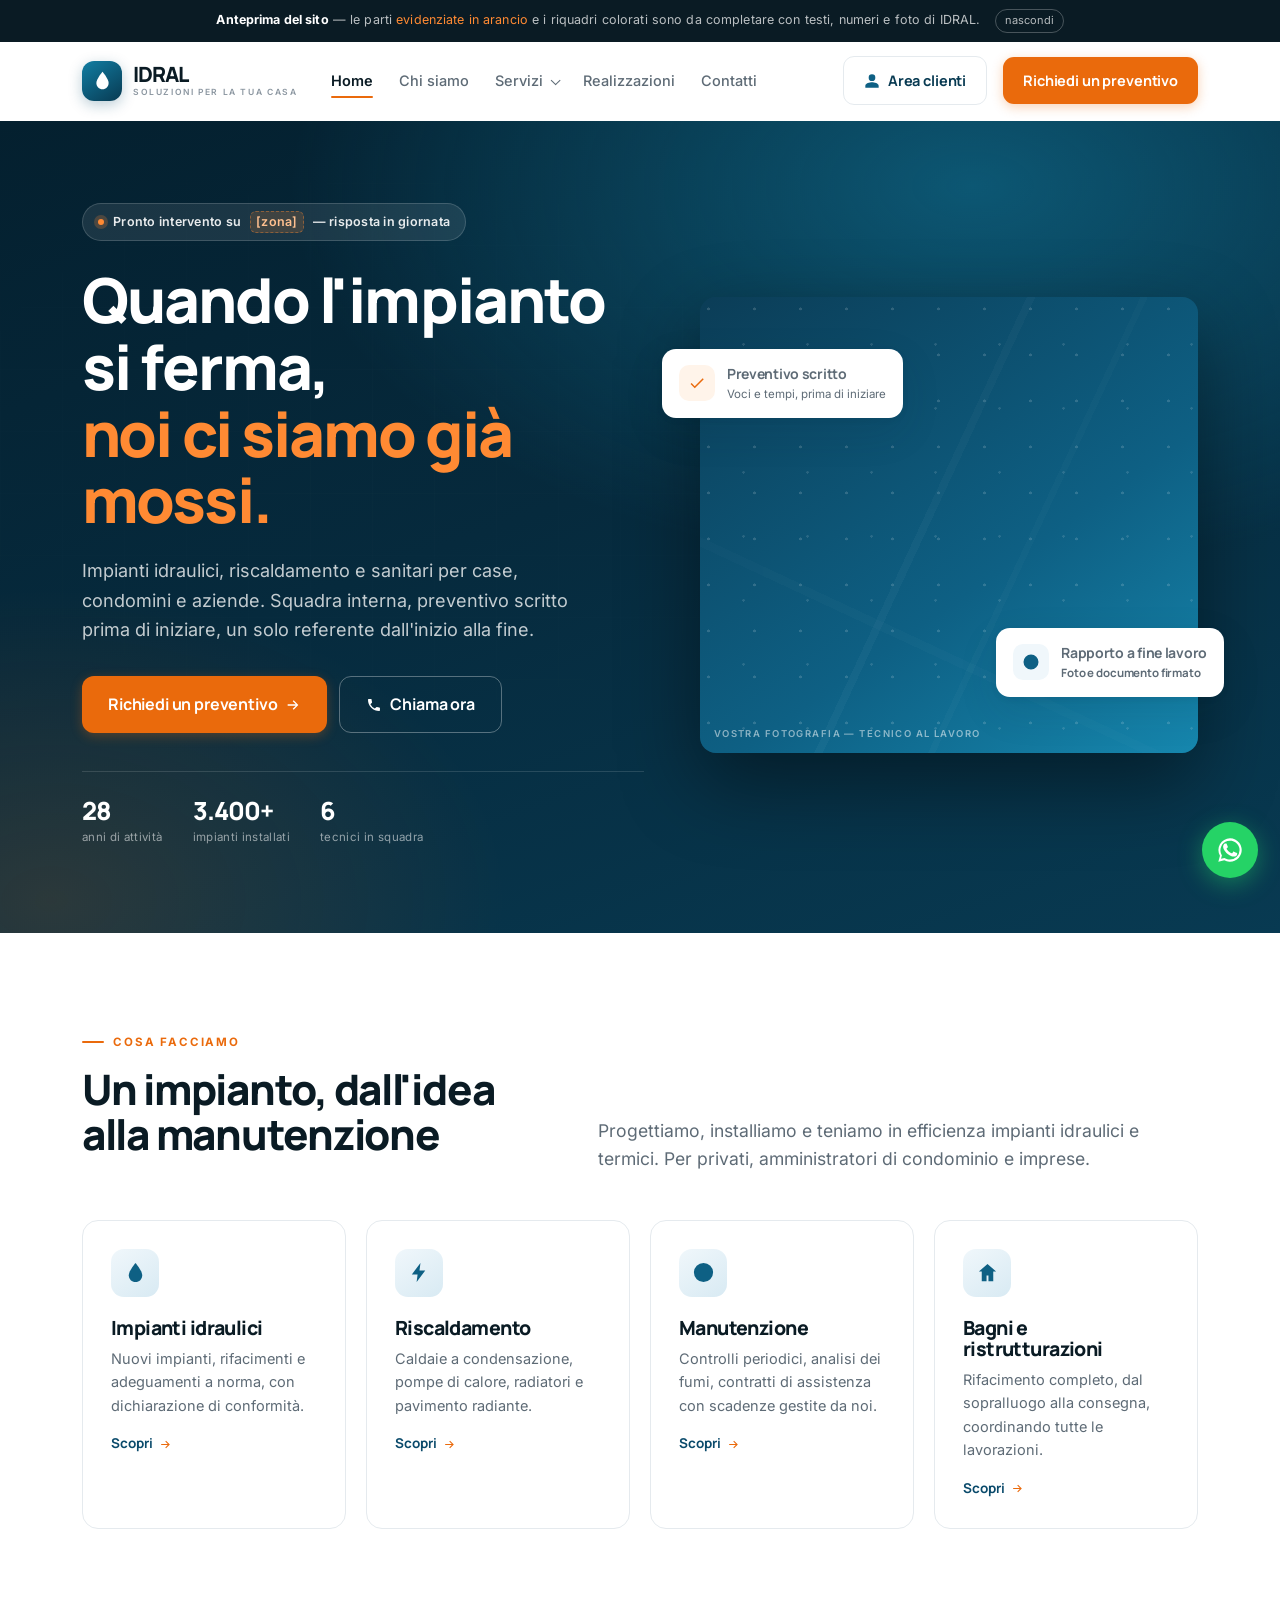
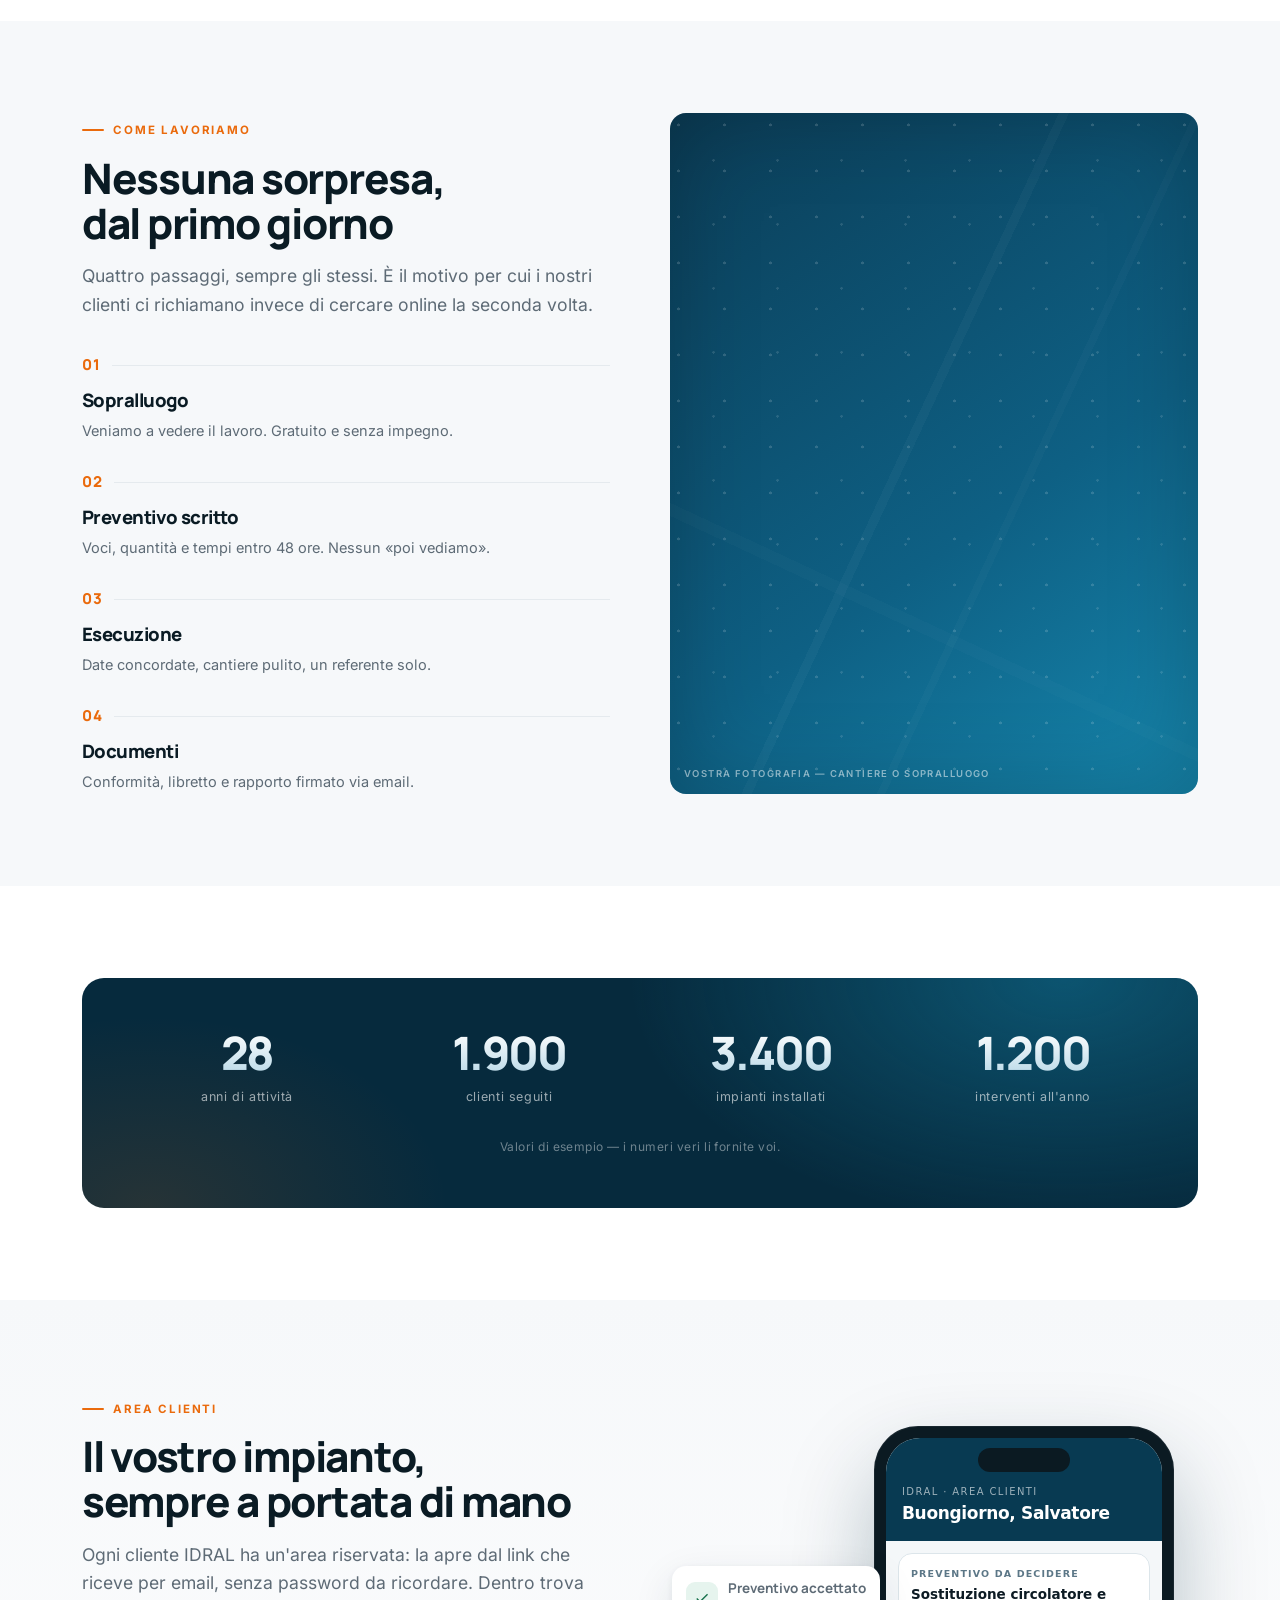
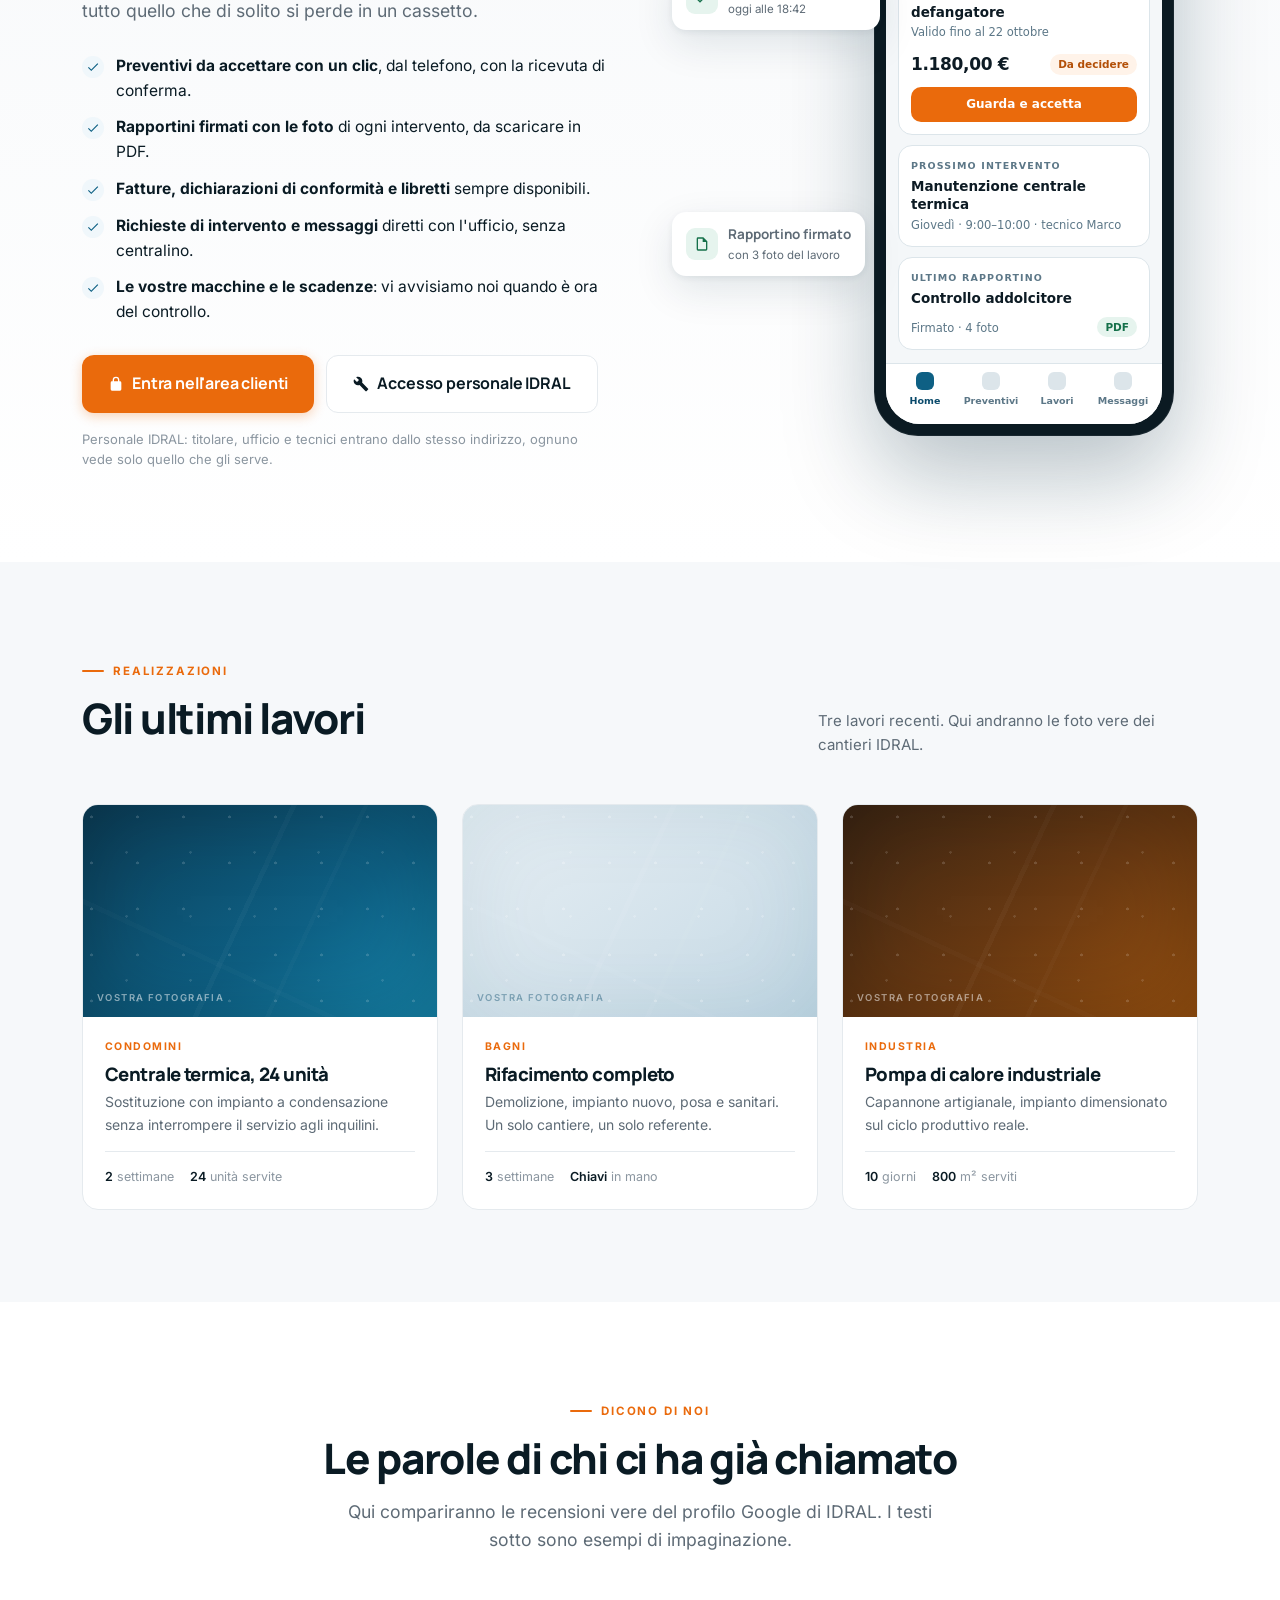
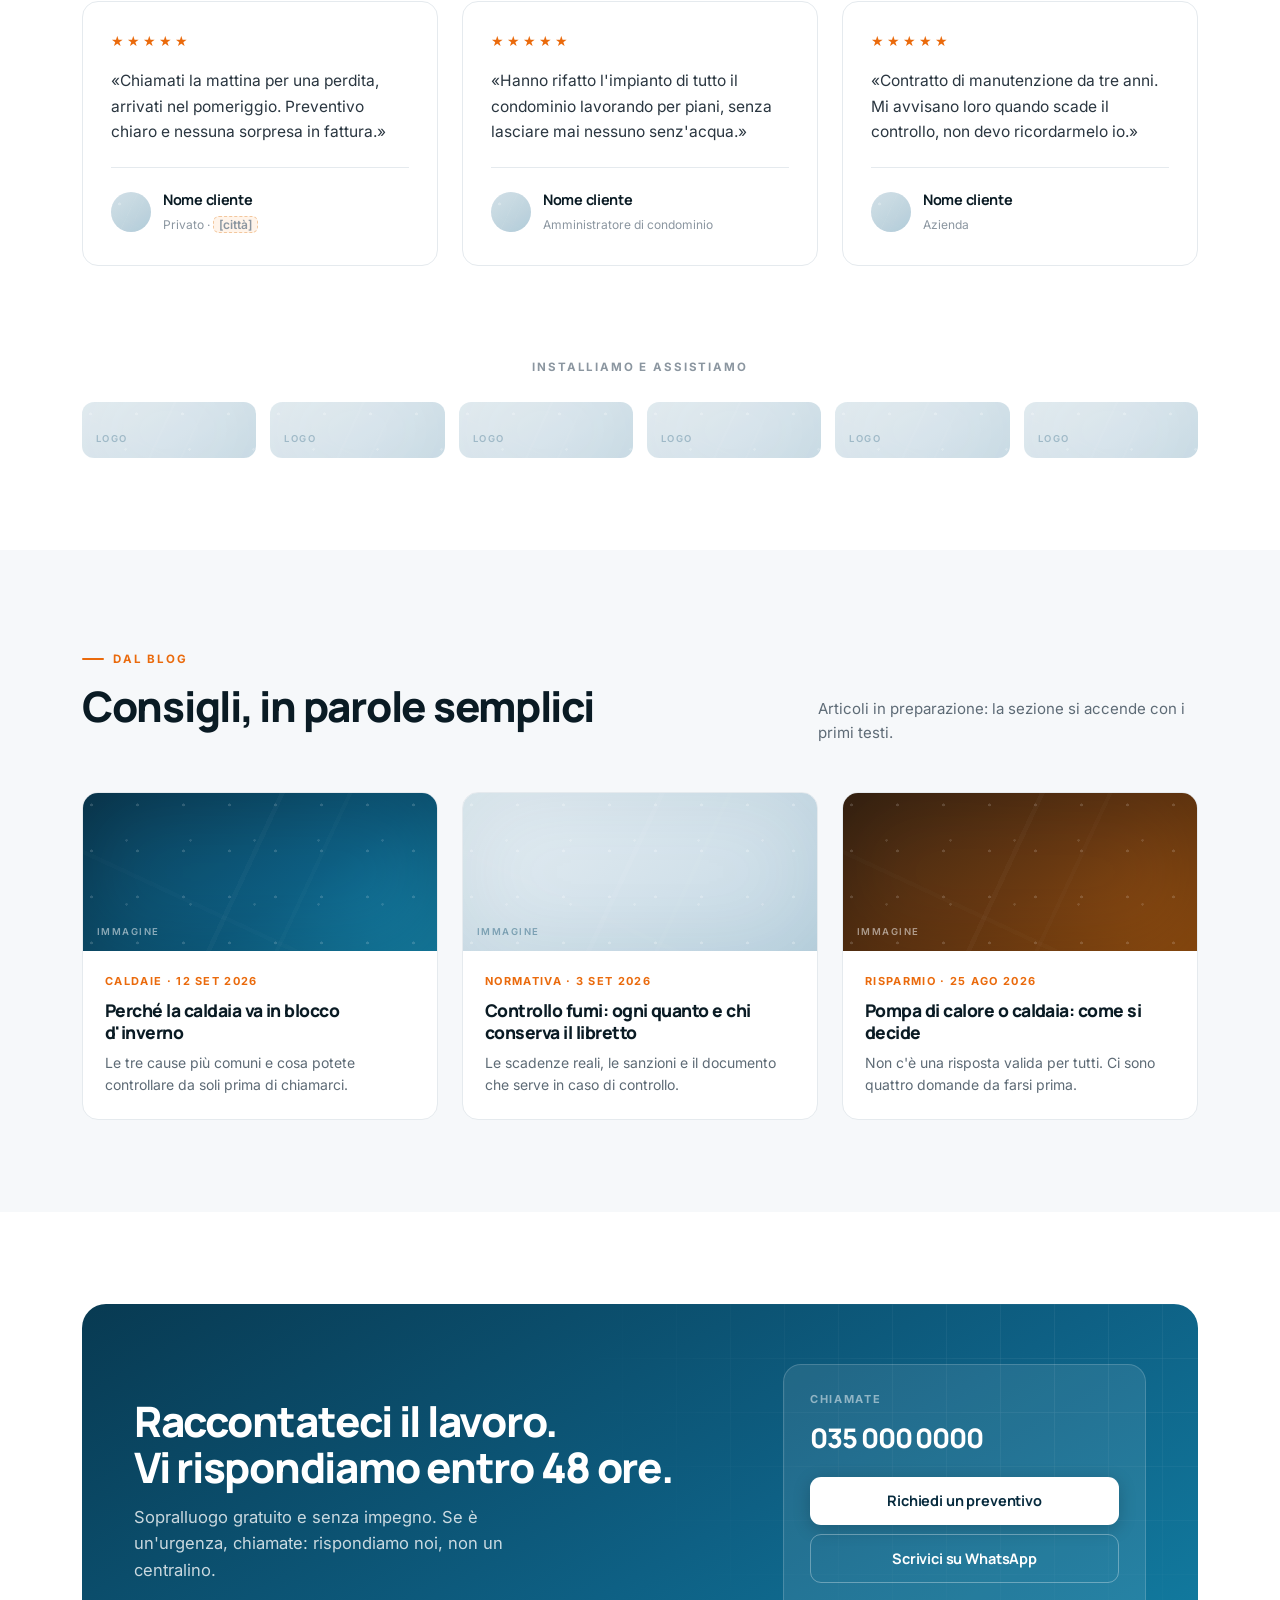
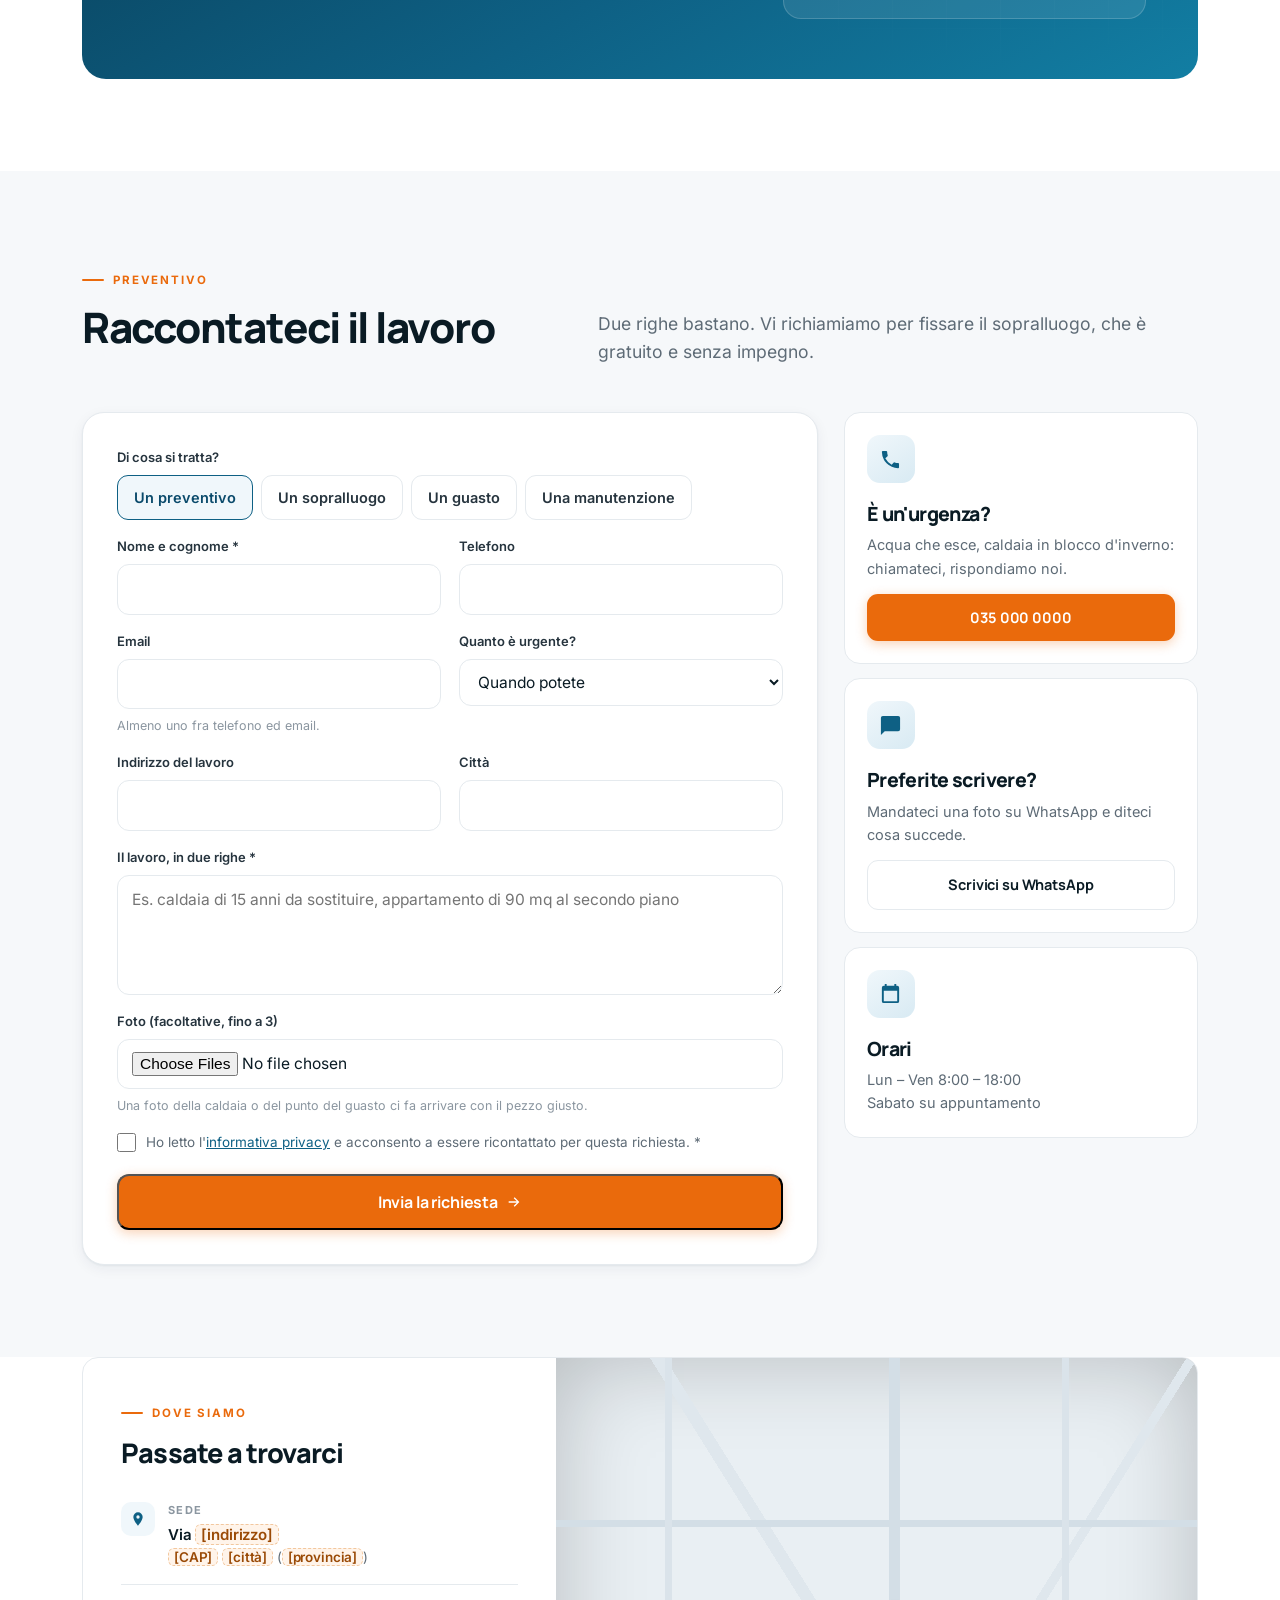
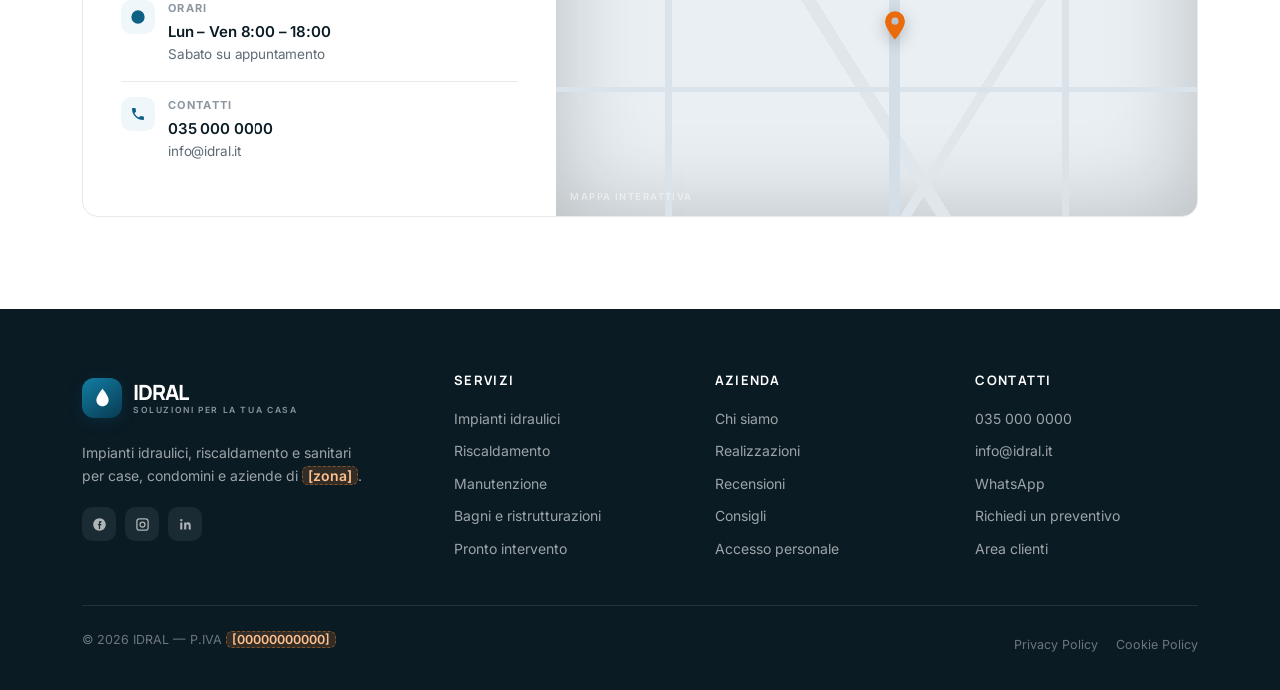
<file: index.html>
<!doctype html>
<html lang="it">
<head>
<meta charset="utf-8">
<meta name="viewport" content="width=device-width,initial-scale=1">
<title>IDRAL — Impianti idraulici, riscaldamento e sanitari</title>
<meta name="description" content="Impianti idraulici, riscaldamento, manutenzione e bagni per case, condomini e aziende. Preventivo scritto, un solo referente, area clienti online.">
<!-- ⚠️ ANTEPRIMA: niente indicizzazione finche' i contenuti non sono quelli veri. Togliere al go-live (vedi README). -->
<meta name="robots" content="noindex, nofollow">
<meta name="theme-color" content="#062A3D">
<meta property="og:title" content="IDRAL — Impianti idraulici, riscaldamento e sanitari">
<meta property="og:description" content="Impianti idraulici, riscaldamento, manutenzione e bagni per case, condomini e aziende. Preventivo scritto, un solo referente, area clienti online.">
<meta property="og:type" content="website">
<meta property="og:locale" content="it_IT">
<link rel="icon" href="gestionale/icone/icona.svg" type="image/svg+xml">
<link rel="apple-touch-icon" href="gestionale/icone/icona-180.png">
<link rel="preload" href="assets/fonts/manrope-800.woff2" as="font" type="font/woff2" crossorigin>
<link rel="preload" href="assets/fonts/inter-400.woff2" as="font" type="font/woff2" crossorigin>
<link rel="stylesheet" href="assets/sito.css">
<script type="application/ld+json">{"@context": "https://schema.org", "@type": "Plumber", "name": "IDRAL", "slogan": "Soluzioni per la tua casa", "email": "info@idral.it", "telephone": "035 000 0000", "description": "Impianti idraulici, riscaldamento e sanitari per case, condomini e aziende."}</script>
</head>
<body>
<a class="skip" href="#contenuto">Vai al contenuto</a>
<div class="prev" id="pv"><b>Anteprima del sito</b> — le parti <span>evidenziate in arancio</span> e i riquadri colorati sono da completare con testi, numeri e foto di IDRAL. <button type="button" onclick="document.getElementById('pv').remove()">nascondi</button></div>
<header id="hdr"><div class="w hd">
  <a class="brand" href="" aria-label="IDRAL — home"><span class="g"><svg viewBox="0 0 24 24" aria-hidden="true"><path d="M12 2C12 2 5 10.2 5 14.8 5 18.8 8.1 22 12 22s7-3.2 7-7.2C19 10.2 12 2 12 2z"/></svg></span><span class="nm">IDRAL<small>Soluzioni per la tua casa</small></span></a>
  <nav aria-label="Menu principale"><a href="" class="on" aria-current="page">Home</a><a href="chi-siamo/">Chi siamo</a><span class="dd"><a href="#servizi">Servizi</a><span class="menu"><div><a href="servizi/impianti-idraulici/">Impianti idraulici<small>Nuovi impianti, rifacimenti, colonne e scarichi</small></a><a href="servizi/riscaldamento/">Riscaldamento<small>Caldaie, pompe di calore, radiatori, pavimento</small></a><a href="servizi/manutenzione/">Manutenzione<small>Controlli periodici e contratti di assistenza</small></a><a href="servizi/bagni-e-ristrutturazioni/">Bagni e ristrutturazioni<small>Rifacimento completo, un solo referente</small></a></div></span></span><a href="#lavori">Realizzazioni</a><a href="#contatti">Contatti</a></nav>
  <button class="burger" type="button" aria-label="Apri il menu" aria-expanded="false" aria-controls="mnav"><i></i><i></i><i></i></button>
  <div class="r">
    <a class="tel" href="tel:+390350000000"><svg viewBox="0 0 24 24" aria-hidden="true"><path d="M6.6 10.8a15 15 0 006.6 6.6l2.2-2.2a1 1 0 011-.2 11 11 0 003.5.6 1 1 0 011 1V20a1 1 0 01-1 1A17 17 0 013 4a1 1 0 011-1h3.5a1 1 0 011 1 11 11 0 00.6 3.5 1 1 0 01-.2 1l-2.3 2.3z"/></svg>035 000 0000</a>
    <a class="b ar" href="gestionale/#/accesso?porta=cliente" title="Area clienti"><svg viewBox="0 0 24 24" aria-hidden="true"><path d="M12 12a5 5 0 100-10 5 5 0 000 10zm0 2c-3.3 0-10 1.7-10 5v3h20v-3c0-3.3-6.7-5-10-5z"/></svg><span class="t">Area clienti</span></a>
    <a class="b p" href="#preventivo"><span class="d1">Richiedi un preventivo</span><span class="d2">Preventivo</span></a>
  </div>
</div></header>
<div class="mnav" id="mnav">
  <a href="">Home</a><a href="chi-siamo/">Chi siamo</a><a href="#servizi">Servizi</a>
  <a class="sub" href="servizi/impianti-idraulici/">Impianti idraulici</a><a class="sub" href="servizi/riscaldamento/">Riscaldamento</a><a class="sub" href="servizi/manutenzione/">Manutenzione</a><a class="sub" href="servizi/bagni-e-ristrutturazioni/">Bagni e ristrutturazioni</a>
  <a href="#lavori">Realizzazioni</a><a href="#contatti">Contatti</a>
  <div class="bb"><a class="b p" href="#preventivo">Richiedi un preventivo</a><a class="b ar" href="gestionale/#/accesso?porta=cliente"><svg viewBox="0 0 24 24" aria-hidden="true"><path d="M12 12a5 5 0 100-10 5 5 0 000 10zm0 2c-3.3 0-10 1.7-10 5v3h20v-3c0-3.3-6.7-5-10-5z"/></svg> Area clienti</a><a class="b o" href="tel:+390350000000"><svg viewBox="0 0 24 24" aria-hidden="true"><path d="M6.6 10.8a15 15 0 006.6 6.6l2.2-2.2a1 1 0 011-.2 11 11 0 003.5.6 1 1 0 011 1V20a1 1 0 01-1 1A17 17 0 013 4a1 1 0 011-1h3.5a1 1 0 011 1 11 11 0 00.6 3.5 1 1 0 01-.2 1l-2.3 2.3z"/></svg> Chiama 035 000 0000</a></div>
</div>
<main id="contenuto">


<section class="hero" style="padding:0">
  <div class="bgw"></div><div class="grid"></div>
  <div class="w">
    <div>
      <div class="pill"><i></i>Pronto intervento su <span class="ph">[zona]</span> — risposta in giornata</div>
      <h1>Quando l'impianto si ferma,<br><em>noi ci siamo già mossi.</em></h1>
      <p class="lead">Impianti idraulici, riscaldamento e sanitari per case, condomini e aziende. Squadra interna, preventivo scritto prima di iniziare, un solo referente dall'inizio alla fine.</p>
      <div class="acts">
        <a class="b p lg" href="#preventivo">Richiedi un preventivo<svg viewBox="0 0 24 24"><path d="M13 5l7 7-7 7-1.4-1.4 4.6-4.6H4v-2h12.2l-4.6-4.6z"/></svg></a>
        <a class="b gh lg" href="tel:+390350000000"><svg viewBox="0 0 24 24"><path d="M6.6 10.8a15 15 0 006.6 6.6l2.2-2.2a1 1 0 011-.2 11 11 0 003.5.6 1 1 0 011 1V20a1 1 0 01-1 1A17 17 0 013 4a1 1 0 011-1h3.5a1 1 0 011 1 11 11 0 00.6 3.5 1 1 0 01-.2 1l-2.3 2.3z"/></svg>Chiama ora</a>
      </div>
      <div class="trust" title="Valori di esempio">
        <div><div class="v">28</div><div class="l">anni di attività</div></div>
        <div><div class="v">3.400+</div><div class="l">impianti installati</div></div>
        <div><div class="v">6</div><div class="l">tecnici in squadra</div></div>
      </div>
    </div>
    <div class="art">
      <div class="iz" data-l="Vostra fotografia — tecnico al lavoro"></div>
      <div class="float a"><span class="ic"><svg viewBox="0 0 24 24"><path d="M9 16.2L4.8 12l-1.4 1.4L9 19 21 7l-1.4-1.4z"/></svg></span><span><b>Preventivo scritto</b><span>Voci e tempi, prima di iniziare</span></span></div>
      <div class="float b"><span class="ic bl"><svg viewBox="0 0 24 24"><path d="M12 2a10 10 0 100 20 10 10 0 000-20zm1 5h-2v6l5 3 1-1.7-4-2.3V7z"/></svg></span><span><b>Rapporto a fine lavoro</b><span>Foto e documento firmato</span></span></div>
    </div>
  </div>
</section>

<section id="servizi">
 <div class="w">
  <div class="split rv">
    <div><div class="kick">Cosa facciamo</div><h2>Un impianto, dall'idea<br>alla manutenzione</h2></div>
    <p class="lede">Progettiamo, installiamo e teniamo in efficienza impianti idraulici e termici. Per privati, amministratori di condominio e imprese.</p>
  </div>
  <div class="g4 rv">
    <a class="card" href="servizi/impianti-idraulici/"><div class="ic"><svg viewBox="0 0 24 24"><path d="M12 2C12 2 5 10.2 5 14.8 5 18.8 8.1 22 12 22s7-3.2 7-7.2C19 10.2 12 2 12 2z"/></svg></div><h3>Impianti idraulici</h3><p>Nuovi impianti, rifacimenti e adeguamenti a norma, con dichiarazione di conformità.</p><span class="go">Scopri<svg viewBox="0 0 24 24"><path d="M13 5l7 7-7 7-1.4-1.4 4.6-4.6H4v-2h12.2l-4.6-4.6z"/></svg></span></a>
    <a class="card" href="servizi/riscaldamento/"><div class="ic"><svg viewBox="0 0 24 24"><path d="M13 2L4 14h6l-1 8 9-12h-6l1-8z"/></svg></div><h3>Riscaldamento</h3><p>Caldaie a condensazione, pompe di calore, radiatori e pavimento radiante.</p><span class="go">Scopri<svg viewBox="0 0 24 24"><path d="M13 5l7 7-7 7-1.4-1.4 4.6-4.6H4v-2h12.2l-4.6-4.6z"/></svg></span></a>
    <a class="card" href="servizi/manutenzione/"><div class="ic"><svg viewBox="0 0 24 24"><path d="M12 2a10 10 0 100 20 10 10 0 000-20zm1 5h-2v6l5 3 1-1.7-4-2.3V7z"/></svg></div><h3>Manutenzione</h3><p>Controlli periodici, analisi dei fumi, contratti di assistenza con scadenze gestite da noi.</p><span class="go">Scopri<svg viewBox="0 0 24 24"><path d="M13 5l7 7-7 7-1.4-1.4 4.6-4.6H4v-2h12.2l-4.6-4.6z"/></svg></span></a>
    <a class="card" href="servizi/bagni-e-ristrutturazioni/"><div class="ic"><svg viewBox="0 0 24 24"><path d="M12 3l9 8h-3v10h-5v-6h-2v6H6V11H3z"/></svg></div><h3>Bagni e ristrutturazioni</h3><p>Rifacimento completo, dal sopralluogo alla consegna, coordinando tutte le lavorazioni.</p><span class="go">Scopri<svg viewBox="0 0 24 24"><path d="M13 5l7 7-7 7-1.4-1.4 4.6-4.6H4v-2h12.2l-4.6-4.6z"/></svg></span></a>
  </div>
 </div>
</section>

<section class="sand">
 <div class="w">
  <div class="g2" style="align-items:center;gap:60px">
   <div class="rv">
    <div class="kick">Come lavoriamo</div>
    <h2>Nessuna sorpresa,<br>dal primo giorno</h2>
    <p class="lede" style="margin-bottom:34px">Quattro passaggi, sempre gli stessi. È il motivo per cui i nostri clienti ci richiamano invece di cercare online la seconda volta.</p>
    <div class="g2" style="gap:28px">
      <div class="step"><div class="n">01</div><h3>Sopralluogo</h3><p>Veniamo a vedere il lavoro. Gratuito e senza impegno.</p></div>
      <div class="step"><div class="n">02</div><h3>Preventivo scritto</h3><p>Voci, quantità e tempi entro 48 ore. Nessun «poi vediamo».</p></div>
      <div class="step"><div class="n">03</div><h3>Esecuzione</h3><p>Date concordate, cantiere pulito, un referente solo.</p></div>
      <div class="step"><div class="n">04</div><h3>Documenti</h3><p>Conformità, libretto e rapporto firmato via email.</p></div>
    </div>
   </div>
   <div class="rv izfill"><div class="iz" data-l="Vostra fotografia — cantiere o sopralluogo"></div></div>
  </div>
 </div>
</section>

<section>
 <div class="w"><div class="stats rv"><div class="in">
   <div class="g4">
     <div class="stat"><div class="v">28</div><div class="l">anni di attività</div></div>
     <div class="stat"><div class="v">1.900</div><div class="l">clienti seguiti</div></div>
     <div class="stat"><div class="v">3.400</div><div class="l">impianti installati</div></div>
     <div class="stat"><div class="v">1.200</div><div class="l">interventi all'anno</div></div>
   </div>
   <p class="exnote">Valori di esempio — i numeri veri li fornite voi.</p>
 </div></div></div>
</section>

<section id="area-clienti" class="app">
 <div class="w">
  <div class="g2">
   <div class="rv">
    <div class="kick">Area clienti</div>
    <h2>Il vostro impianto,<br>sempre a portata di mano</h2>
    <p class="lede" style="margin-bottom:28px">Ogni cliente IDRAL ha un'area riservata: la apre dal link che riceve per email, senza password da ricordare. Dentro trova tutto quello che di solito si perde in un cassetto.</p>
    <ul class="lista-ok">
      <li><span><b>Preventivi da accettare con un clic</b>, dal telefono, con la ricevuta di conferma.</span></li>
      <li><span><b>Rapportini firmati con le foto</b> di ogni intervento, da scaricare in PDF.</span></li>
      <li><span><b>Fatture, dichiarazioni di conformità e libretti</b> sempre disponibili.</span></li>
      <li><span><b>Richieste di intervento e messaggi</b> diretti con l'ufficio, senza centralino.</span></li>
      <li><span><b>Le vostre macchine e le scadenze</b>: vi avvisiamo noi quando è ora del controllo.</span></li>
    </ul>
    <div class="accessi">
      <a class="b p lg" href="gestionale/#/accesso?porta=cliente"><svg viewBox="0 0 24 24" aria-hidden="true"><path d="M18 8h-1V6A5 5 0 007 6v2H6a2 2 0 00-2 2v10a2 2 0 002 2h12a2 2 0 002-2V10a2 2 0 00-2-2zM9 6a3 3 0 016 0v2H9V6z"/></svg> Entra nell'area clienti</a>
      <a class="b o lg" href="gestionale/#/accesso?porta=personale"><svg viewBox="0 0 24 24" aria-hidden="true"><path d="M22.7 19l-9.1-9.1c.9-2.3.4-5-1.5-6.9-2-2-5-2.4-7.4-1.3L9 6 6 9 1.6 4.7C.4 7.1.9 10.1 2.9 12.1c1.9 1.9 4.6 2.4 6.9 1.5l9.1 9.1c.4.4 1 .4 1.4 0l2.3-2.3c.5-.4.5-1.1.1-1.4z"/></svg> Accesso personale IDRAL</a>
      <small>Personale IDRAL: titolare, ufficio e tecnici entrano dallo stesso indirizzo, ognuno vede solo quello che gli serve.</small>
    </div>
   </div>
   <div class="rv stage" aria-hidden="true">
    <div class="fluttua f1"><span class="ic"><svg viewBox="0 0 24 24" aria-hidden="true"><path d="M9 16.2L4.8 12l-1.4 1.4L9 19 21 7l-1.4-1.4z"/></svg></span><span><b>Preventivo accettato</b><span>oggi alle 18:42</span></span></div>
    <div class="fluttua f2"><span class="ic"><svg viewBox="0 0 24 24" aria-hidden="true"><path d="M14 2H6a2 2 0 00-2 2v16a2 2 0 002 2h12a2 2 0 002-2V8l-6-6zm4 18H6V4h7v5h5v11z"/></svg></span><span><b>Rapportino firmato</b><span>con 3 foto del lavoro</span></span></div>
    <div class="telf"><div class="sc">
      <div class="tb"><small>IDRAL · Area clienti</small><b>Buongiorno, Salvatore</b></div>
      <div class="cp">
        <div class="cd"><div class="k">Preventivo da decidere</div><div class="t">Sostituzione circolatore e defangatore</div><div class="s">Valido fino al 22 ottobre</div><div class="row"><span class="eu">1.180,00 €</span><span class="pl">Da decidere</span></div><span class="bt">Guarda e accetta</span></div>
        <div class="cd"><div class="k">Prossimo intervento</div><div class="t">Manutenzione centrale termica</div><div class="s">Giovedì · 9:00–10:00 · tecnico Marco</div></div>
        <div class="cd"><div class="k">Ultimo rapportino</div><div class="t">Controllo addolcitore</div><div class="row"><span class="s">Firmato · 4 foto</span><span class="pl ok">PDF</span></div></div>
      </div>
      <div class="nv"><span class="on"><i></i>Home</span><span><i></i>Preventivi</span><span><i></i>Lavori</span><span><i></i>Messaggi</span></div>
    </div></div>
   </div>
  </div>
 </div>
</section>
<section id="lavori" class="sand">
 <div class="w">
  <div class="split rv">
   <div><div class="kick">Realizzazioni</div><h2>Gli ultimi lavori</h2></div>
   <p class="lede" style="max-width:380px;font-size:15px">Tre lavori recenti. Qui andranno le foto vere dei cantieri IDRAL.</p>
  </div>
  <div class="g3 rv">
   <div class="work"><div class="iz" data-l="Vostra fotografia"></div><div class="bd"><div class="cat">Condomini</div><h3>Centrale termica, 24 unità</h3><p>Sostituzione con impianto a condensazione senza interrompere il servizio agli inquilini.</p><div class="mt"><span><b>2</b> settimane</span><span><b>24</b> unità servite</span></div></div></div>
   <div class="work"><div class="iz lt" data-l="Vostra fotografia"></div><div class="bd"><div class="cat">Bagni</div><h3>Rifacimento completo</h3><p>Demolizione, impianto nuovo, posa e sanitari. Un solo cantiere, un solo referente.</p><div class="mt"><span><b>3</b> settimane</span><span><b>Chiavi</b> in mano</span></div></div></div>
   <div class="work"><div class="iz wm" data-l="Vostra fotografia"></div><div class="bd"><div class="cat">Industria</div><h3>Pompa di calore industriale</h3><p>Capannone artigianale, impianto dimensionato sul ciclo produttivo reale.</p><div class="mt"><span><b>10</b> giorni</span><span><b>800</b> m² serviti</span></div></div></div>
  </div>
 </div>
</section>

<section id="recensioni">
 <div class="w">
  <div class="head ctr rv"><div class="kick">Dicono di noi</div><h2>Le parole di chi ci ha già chiamato</h2><p class="lede">Qui compariranno le recensioni vere del profilo Google di IDRAL. I testi sotto sono esempi di impaginazione.</p></div>
  <div class="g3 rv">
   <div class="rev"><div class="stars">★★★★★</div><q>«Chiamati la mattina per una perdita, arrivati nel pomeriggio. Preventivo chiaro e nessuna sorpresa in fattura.»</q><div class="who"><div class="iz av lt"></div><div><b>Nome cliente</b><span>Privato · <span class="ph">[città]</span></span></div></div></div>
   <div class="rev"><div class="stars">★★★★★</div><q>«Hanno rifatto l'impianto di tutto il condominio lavorando per piani, senza lasciare mai nessuno senz'acqua.»</q><div class="who"><div class="iz av lt"></div><div><b>Nome cliente</b><span>Amministratore di condominio</span></div></div></div>
   <div class="rev"><div class="stars">★★★★★</div><q>«Contratto di manutenzione da tre anni. Mi avvisano loro quando scade il controllo, non devo ricordarmelo io.»</q><div class="who"><div class="iz av lt"></div><div><b>Nome cliente</b><span>Azienda</span></div></div></div>
  </div>
 </div>
</section>

<section style="padding-top:0">
 <div class="w">
  <p style="text-align:center;font-size:11.5px;font-weight:700;letter-spacing:.16em;text-transform:uppercase;color:var(--mut2);margin-bottom:26px">Installiamo e assistiamo</p>
  <div class="brands rv"><div class="iz lt" data-l="Logo"></div><div class="iz lt" data-l="Logo"></div><div class="iz lt" data-l="Logo"></div><div class="iz lt" data-l="Logo"></div><div class="iz lt" data-l="Logo"></div><div class="iz lt" data-l="Logo"></div></div>
 </div>
</section>

<section id="blog" class="sand">
 <div class="w">
  <div class="split rv">
   <div><div class="kick">Dal blog</div><h2>Consigli, in parole semplici</h2></div>
   <p class="lede" style="max-width:380px;font-size:15px">Articoli in preparazione: la sezione si accende con i primi testi.</p>
  </div>
  <div class="g3 rv">
   <div class="post"><div class="iz" data-l="Immagine"></div><div class="bd"><div class="mt">Caldaie · 12 set 2026</div><h3>Perché la caldaia va in blocco d'inverno</h3><p>Le tre cause più comuni e cosa potete controllare da soli prima di chiamarci.</p></div></div>
   <div class="post"><div class="iz lt" data-l="Immagine"></div><div class="bd"><div class="mt">Normativa · 3 set 2026</div><h3>Controllo fumi: ogni quanto e chi conserva il libretto</h3><p>Le scadenze reali, le sanzioni e il documento che serve in caso di controllo.</p></div></div>
   <div class="post"><div class="iz wm" data-l="Immagine"></div><div class="bd"><div class="mt">Risparmio · 25 ago 2026</div><h3>Pompa di calore o caldaia: come si decide</h3><p>Non c'è una risposta valida per tutti. Ci sono quattro domande da farsi prima.</p></div></div>
  </div>
 </div>
</section>

<section id="contatti">
 <div class="w">
  <div class="cta rv">
   <div class="in"><h2>Raccontateci il lavoro.<br>Vi rispondiamo entro 48 ore.</h2><p>Sopralluogo gratuito e senza impegno. Se è un'urgenza, chiamate: rispondiamo noi, non un centralino.</p></div>
   <div class="bx">
     <div class="lb">Chiamate</div><a class="num" href="tel:+390350000000" style="display:block">035 000 0000</a>
     <a class="b w" href="#preventivo">Richiedi un preventivo</a>
     <a class="b gh" href="https://wa.me/390350000000" target="_blank" rel="noopener">Scrivici su WhatsApp</a>
   </div>
  </div>
 </div>
</section>

<section id="preventivo" class="sand">
 <div class="w">
  <div class="split rv">
   <div><div class="kick">Preventivo</div><h2>Raccontateci il lavoro</h2></div>
   <p class="lede">Due righe bastano. Vi richiamiamo per fissare il sopralluogo, che è gratuito e senza impegno.</p>
  </div>
  <div class="g-form rv" style="display:grid;grid-template-columns:1.35fr .65fr;gap:26px;align-items:start">
   <form class="modulo" data-preventivo data-gestionale="gestionale/" novalidate>
    <div class="cmp"><label>Di cosa si tratta?</label>
     <div class="sc2" role="radiogroup">
      <label><input type="radio" name="tipo" value="preventivo" checked><span>Un preventivo</span></label>
      <label><input type="radio" name="tipo" value="sopralluogo"><span>Un sopralluogo</span></label>
      <label><input type="radio" name="tipo" value="guasto"><span>Un guasto</span></label>
      <label><input type="radio" name="tipo" value="intervento"><span>Una manutenzione</span></label>
     </div></div>
    <div class="riga">
     <div class="cmp"><label for="p-nome">Nome e cognome *</label><input id="p-nome" name="nome" autocomplete="name" required></div>
     <div class="cmp"><label for="p-tel">Telefono</label><input id="p-tel" name="telefono" type="tel" autocomplete="tel" inputmode="tel"></div>
    </div>
    <div class="riga">
     <div class="cmp"><label for="p-em">Email</label><input id="p-em" name="email" type="email" autocomplete="email"><span class="aiuto">Almeno uno fra telefono ed email.</span></div>
     <div class="cmp"><label for="p-urg">Quanto è urgente?</label><select id="p-urg" name="urgenza"><option value="quando_potete">Quando potete</option><option value="questa_settimana">Entro questa settimana</option><option value="urgente">È urgente</option></select></div>
    </div>
    <div class="riga">
     <div class="cmp"><label for="p-ind">Indirizzo del lavoro</label><input id="p-ind" name="indirizzo" autocomplete="street-address"></div>
     <div class="cmp"><label for="p-cit">Città</label><input id="p-cit" name="citta" autocomplete="address-level2"></div>
    </div>
    <div class="cmp"><label for="p-desc">Il lavoro, in due righe *</label><textarea id="p-desc" name="descrizione" placeholder="Es. caldaia di 15 anni da sostituire, appartamento di 90 mq al secondo piano"></textarea></div>
    <div class="cmp"><label for="p-foto">Foto (facoltative, fino a 3)</label><input id="p-foto" name="foto" type="file" accept="image/*" multiple><span class="aiuto">Una foto della caldaia o del punto del guasto ci fa arrivare con il pezzo giusto.</span></div>
    <input class="hp" name="sito" tabindex="-1" autocomplete="off" aria-hidden="true">
    <label class="privacy-ok"><input type="checkbox" name="privacy" value="1"><span>Ho letto l'<a href="privacy/" target="_blank">informativa privacy</a> e acconsento a essere ricontattato per questa richiesta. *</span></label>
    <button class="b p lg" type="submit" style="width:100%">Invia la richiesta <svg viewBox="0 0 24 24" aria-hidden="true"><path d="M13 5l7 7-7 7-1.4-1.4 4.6-4.6H4v-2h12.2l-4.6-4.6z"/></svg></button>
   </form>
   <div class="prev-side">
    <div class="card"><div class="ic"><svg viewBox="0 0 24 24" aria-hidden="true"><path d="M6.6 10.8a15 15 0 006.6 6.6l2.2-2.2a1 1 0 011-.2 11 11 0 003.5.6 1 1 0 011 1V20a1 1 0 01-1 1A17 17 0 013 4a1 1 0 011-1h3.5a1 1 0 011 1 11 11 0 00.6 3.5 1 1 0 01-.2 1l-2.3 2.3z"/></svg></div><h3>È un'urgenza?</h3><p>Acqua che esce, caldaia in blocco d'inverno: chiamateci, rispondiamo noi.</p><a class="b p" style="margin-top:14px;width:100%" href="tel:+390350000000">035 000 0000</a></div>
    <div class="card"><div class="ic"><svg viewBox="0 0 24 24" aria-hidden="true"><path d="M20 2H4a2 2 0 00-2 2v18l4-4h14a2 2 0 002-2V4a2 2 0 00-2-2z"/></svg></div><h3>Preferite scrivere?</h3><p>Mandateci una foto su WhatsApp e diteci cosa succede.</p><a class="b o" style="margin-top:14px;width:100%" href="https://wa.me/390350000000" target="_blank" rel="noopener">Scrivici su WhatsApp</a></div>
    <div class="card"><div class="ic"><svg viewBox="0 0 24 24" aria-hidden="true"><path d="M19 4h-1V2h-2v2H8V2H6v2H5a2 2 0 00-2 2v14a2 2 0 002 2h14a2 2 0 002-2V6a2 2 0 00-2-2zm0 16H5V9h14v11z"/></svg></div><h3>Orari</h3><p>Lun – Ven 8:00 – 18:00<br>Sabato su appuntamento</p></div>
   </div>
  </div>
 </div>
</section>
<style>@media(max-width:980px){.g-form{grid-template-columns:1fr!important}}</style>
<section style="padding-top:0">
 <div class="w"><div class="mapw rv">
   <div class="side">
     <div class="kick">Dove siamo</div>
     <h2 style="font-size:27px;margin-bottom:20px">Passate a trovarci</h2>
     <div class="row"><span class="ic"><svg viewBox="0 0 24 24"><path d="M12 2a7 7 0 00-7 7c0 5.2 7 13 7 13s7-7.8 7-13a7 7 0 00-7-7zm0 9.5A2.5 2.5 0 1112 6.5a2.5 2.5 0 010 5z"/></svg></span><div><div class="lb">Sede</div><div class="vl">Via <span class="ph">[indirizzo]</span><small><span class="ph">[CAP]</span> <span class="ph">[città]</span> (<span class="ph">[provincia]</span>)</small></div></div></div>
     <div class="row"><span class="ic"><svg viewBox="0 0 24 24"><path d="M12 2a10 10 0 100 20 10 10 0 000-20zm1 5h-2v6l5 3 1-1.7-4-2.3V7z"/></svg></span><div><div class="lb">Orari</div><div class="vl">Lun – Ven 8:00 – 18:00<small>Sabato su appuntamento</small></div></div></div>
     <div class="row"><span class="ic"><svg viewBox="0 0 24 24"><path d="M6.6 10.8a15 15 0 006.6 6.6l2.2-2.2a1 1 0 011-.2 11 11 0 003.5.6 1 1 0 011 1V20a1 1 0 01-1 1A17 17 0 013 4a1 1 0 011-1h3.5a1 1 0 011 1 11 11 0 00.6 3.5 1 1 0 01-.2 1l-2.3 2.3z"/></svg></span><div><div class="lb">Contatti</div><div class="vl"><a href="tel:+390350000000">035 000 0000</a><small><a href="mailto:info@idral.it">info@idral.it</a></small></div></div></div>
   </div>
   <div class="iz map" data-l="Mappa interattiva"><span class="pin"><svg viewBox="0 0 24 24"><path d="M12 2a7 7 0 00-7 7c0 5.2 7 13 7 13s7-7.8 7-13a7 7 0 00-7-7zm0 9.5A2.5 2.5 0 1112 6.5a2.5 2.5 0 010 5z"/></svg></span></div>
 </div></div>
</section>


</main>
<footer>
 <div class="w">
  <div class="cols">
   <div>
    <a class="brand" href="" aria-label="IDRAL — home"><span class="g"><svg viewBox="0 0 24 24" aria-hidden="true"><path d="M12 2C12 2 5 10.2 5 14.8 5 18.8 8.1 22 12 22s7-3.2 7-7.2C19 10.2 12 2 12 2z"/></svg></span><span class="nm">IDRAL<small>Soluzioni per la tua casa</small></span></a>
    <p class="abt">Impianti idraulici, riscaldamento e sanitari per case, condomini e aziende di <span class="ph">[zona]</span>.</p>
    <div class="soc"><i title="Facebook"><svg viewBox="0 0 24 24"><path d="M12 2C6.5 2 2 6.5 2 12s4.5 10 10 10 10-4.5 10-10S17.5 2 12 2zm3 7h-1.5c-.4 0-.5.2-.5.5V11H15l-.2 2H13v6h-2v-6H9.5v-2H11V9c0-1.5.8-2.5 2.5-2.5H15v2z"/></svg></i><i title="Instagram"><svg viewBox="0 0 24 24"><path d="M12 7a5 5 0 100 10 5 5 0 000-10zm0 8a3 3 0 110-6 3 3 0 010 6zM17 2H7a5 5 0 00-5 5v10a5 5 0 005 5h10a5 5 0 005-5V7a5 5 0 00-5-5zm3 15a3 3 0 01-3 3H7a3 3 0 01-3-3V7a3 3 0 013-3h10a3 3 0 013 3z"/></svg></i><i title="LinkedIn"><svg viewBox="0 0 24 24"><path d="M6.9 8.7H3.6V20h3.3zM5.3 3a1.9 1.9 0 100 3.8 1.9 1.9 0 000-3.8zM20.4 20h-3.3v-5.5c0-1.3 0-3-1.8-3s-2.1 1.4-2.1 2.9V20H9.9V8.7h3.2v1.5h.1c.4-.8 1.5-1.7 3.1-1.7 3.3 0 3.9 2.2 3.9 5z"/></svg></i></div>
   </div>
   <div><h4>Servizi</h4><a href="servizi/impianti-idraulici/">Impianti idraulici</a><a href="servizi/riscaldamento/">Riscaldamento</a><a href="servizi/manutenzione/">Manutenzione</a><a href="servizi/bagni-e-ristrutturazioni/">Bagni e ristrutturazioni</a><a href="servizi/manutenzione/#pronto-intervento">Pronto intervento</a></div>
   <div><h4>Azienda</h4><a href="chi-siamo/">Chi siamo</a><a href="#lavori">Realizzazioni</a><a href="#recensioni">Recensioni</a><a href="#blog">Consigli</a><a href="gestionale/#/accesso?porta=personale">Accesso personale</a></div>
   <div><h4>Contatti</h4><a href="tel:+390350000000">035 000 0000</a><a href="mailto:info@idral.it">info@idral.it</a><a href="https://wa.me/390350000000" rel="noopener" target="_blank">WhatsApp</a><a href="#preventivo">Richiedi un preventivo</a><a href="gestionale/#/accesso?porta=cliente">Area clienti</a></div>
  </div>
  <div class="end">
   <div>© <span data-anno>2026</span> IDRAL — P.IVA <span class="ph">[00000000000]</span></div>
   <div class="lk"><a href="privacy/">Privacy Policy</a><a href="cookie/">Cookie Policy</a></div>
  </div>
 </div>
</footer>
<a class="fab" href="https://wa.me/390350000000" target="_blank" rel="noopener" aria-label="Scrivici su WhatsApp"><svg viewBox="0 0 24 24" aria-hidden="true"><path d="M17.5 14.4c-.3-.2-1.8-.9-2-1-.3-.1-.5-.2-.7.1s-.7 1-.9 1.2c-.2.2-.3.2-.6.1-.3-.2-1.3-.5-2.4-1.5-.9-.8-1.5-1.8-1.7-2.1-.2-.3 0-.5.1-.6l.5-.5c.1-.2.2-.3.3-.5 0-.2 0-.4 0-.5 0-.2-.7-1.6-.9-2.2-.2-.6-.5-.5-.7-.5h-.6c-.2 0-.5.1-.8.4-.3.3-1 1-1 2.5s1.1 2.9 1.2 3.1c.1.2 2.1 3.2 5.1 4.5.7.3 1.3.5 1.7.6.7.2 1.4.2 1.9.1.6-.1 1.8-.7 2-1.4.2-.7.2-1.3.2-1.4-.1-.2-.3-.2-.6-.4zM12 2a10 10 0 00-8.6 15L2 22l5.1-1.3A10 10 0 1012 2zm0 18.2c-1.6 0-3.1-.4-4.4-1.2l-.3-.2-3 .8.8-3-.2-.3a8.2 8.2 0 1115.3-4.3 8.2 8.2 0 01-8.2 8.2z"/></svg></a>
<button class="su" type="button" aria-label="Torna su"><svg viewBox="0 0 24 24" aria-hidden="true"><path d="M7.4 15.4L12 10.8l4.6 4.6L18 14l-6-6-6 6z"/></svg></button>
<script src="assets/sito.js" defer></script>
</body>
</html>
</file>
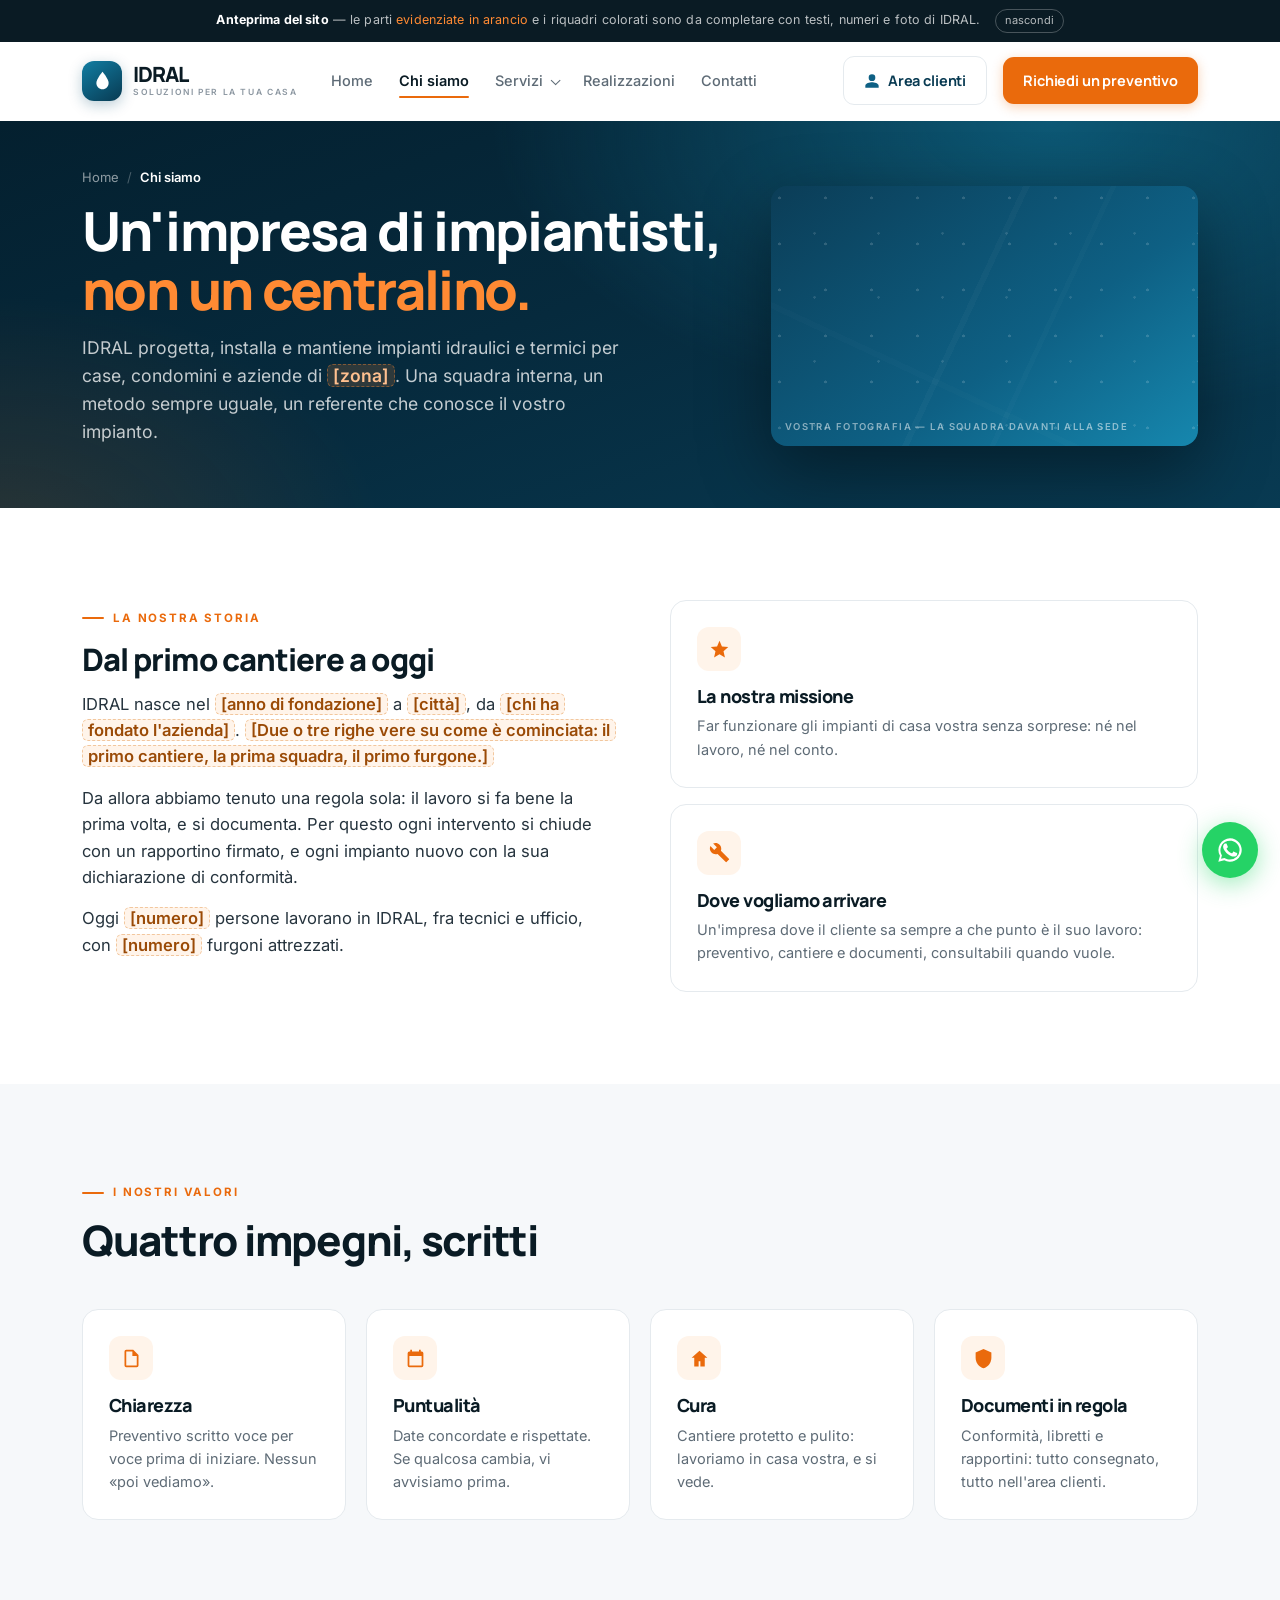
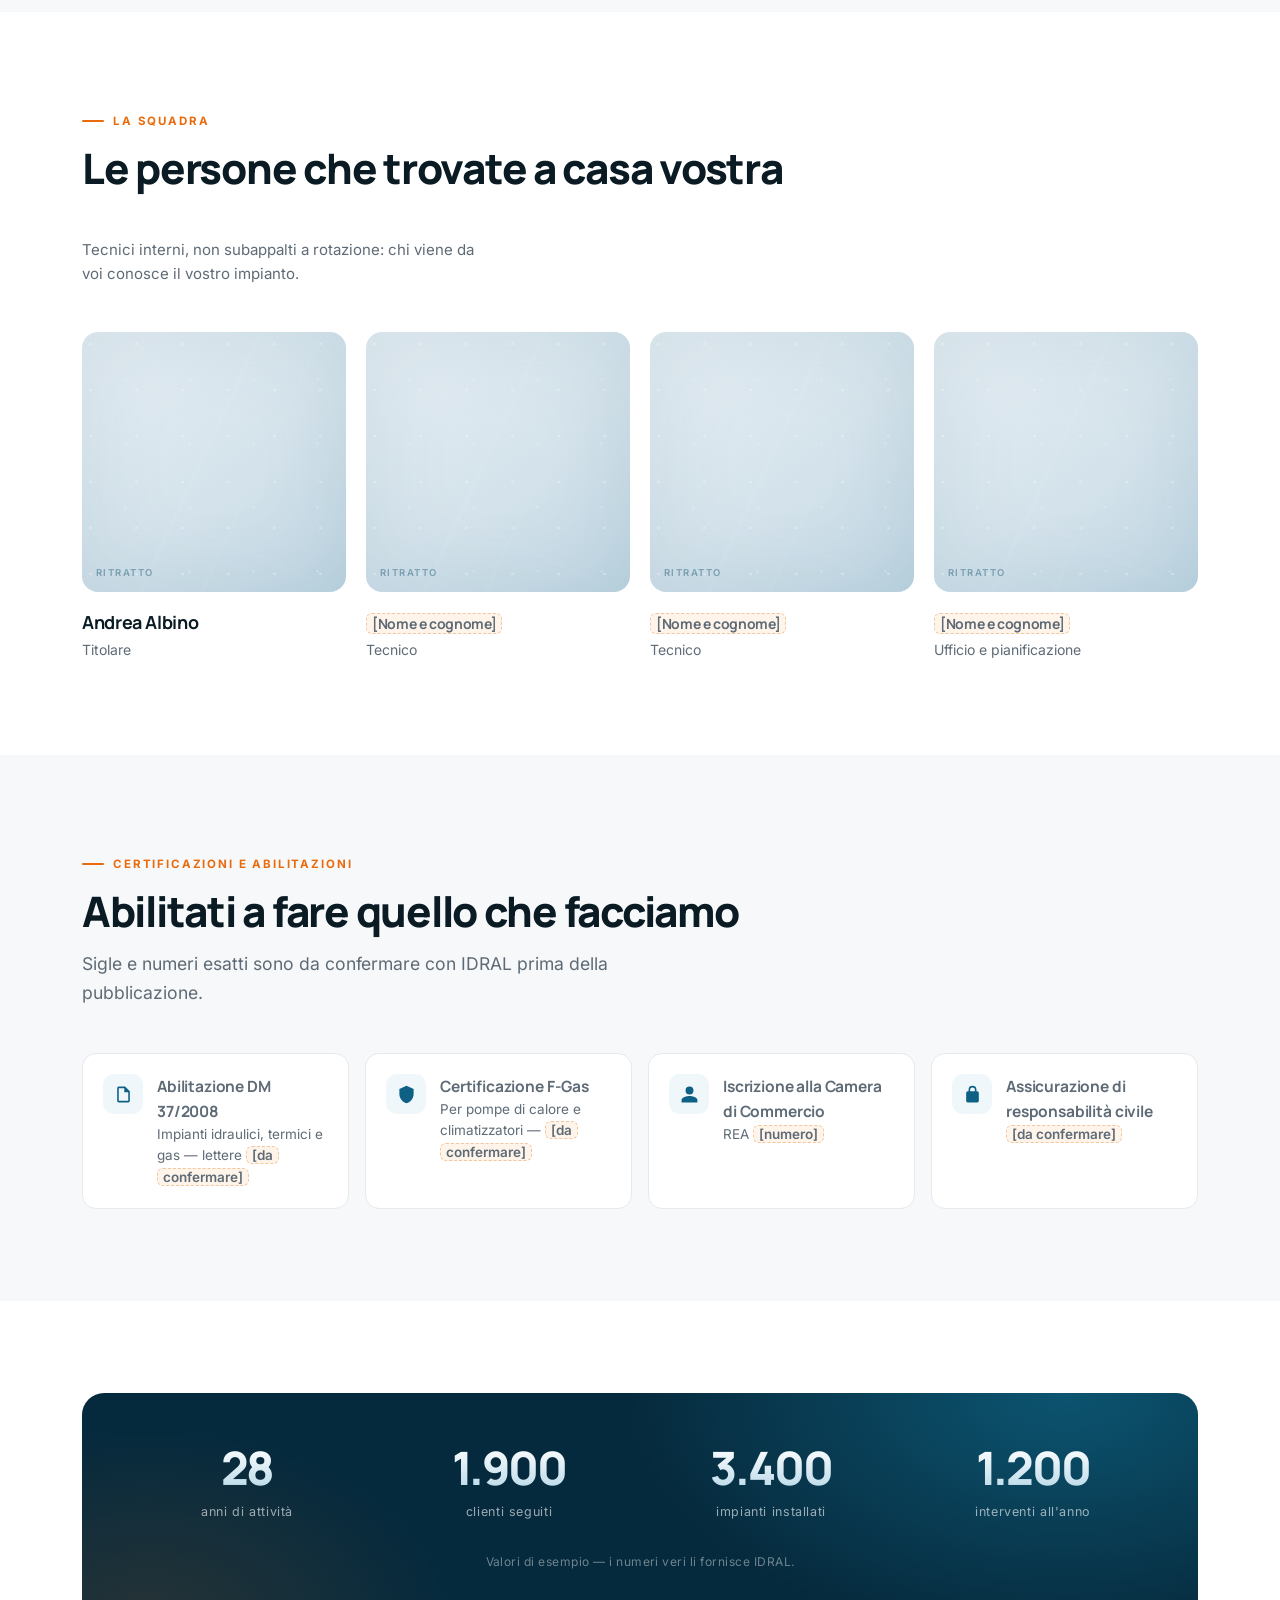
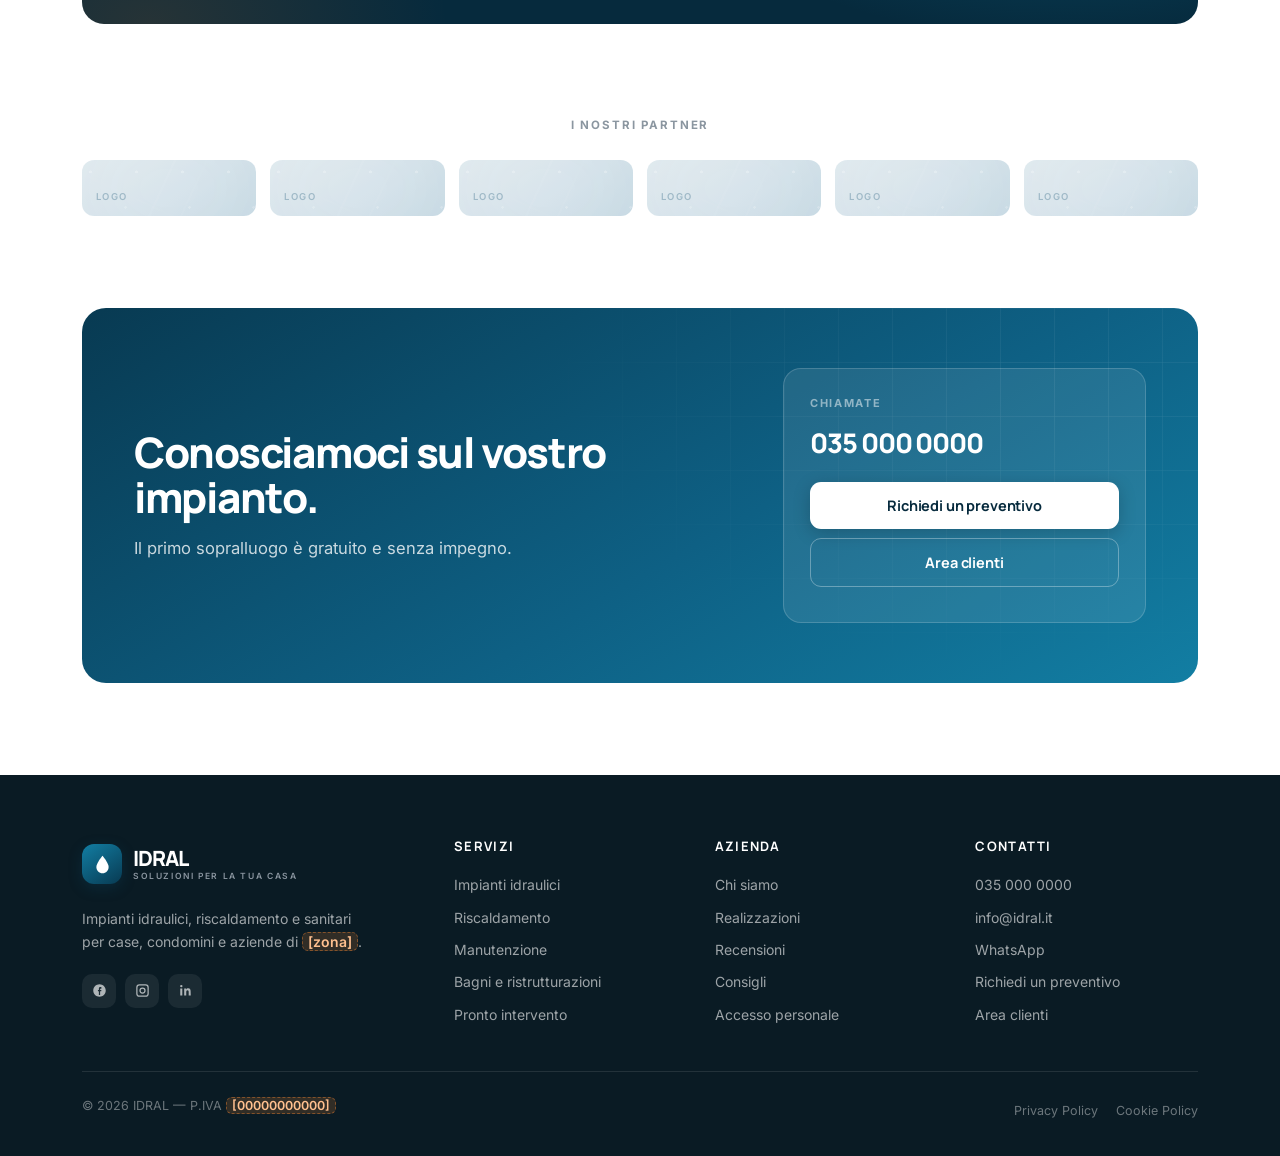
<file: chi-siamo/index.html>
<!doctype html>
<html lang="it">
<head>
<meta charset="utf-8">
<meta name="viewport" content="width=device-width,initial-scale=1">
<title>Chi siamo — IDRAL</title>
<meta name="description" content="La storia, i valori e la squadra di IDRAL: impianti idraulici e termici fatti bene la prima volta, e documentati.">
<!-- ⚠️ ANTEPRIMA: niente indicizzazione finche' i contenuti non sono quelli veri. Togliere al go-live (vedi README). -->
<meta name="robots" content="noindex, nofollow">
<meta name="theme-color" content="#062A3D">
<meta property="og:title" content="Chi siamo — IDRAL">
<meta property="og:description" content="La storia, i valori e la squadra di IDRAL: impianti idraulici e termici fatti bene la prima volta, e documentati.">
<meta property="og:type" content="website">
<meta property="og:locale" content="it_IT">
<link rel="icon" href="../gestionale/icone/icona.svg" type="image/svg+xml">
<link rel="apple-touch-icon" href="../gestionale/icone/icona-180.png">
<link rel="preload" href="../assets/fonts/manrope-800.woff2" as="font" type="font/woff2" crossorigin>
<link rel="preload" href="../assets/fonts/inter-400.woff2" as="font" type="font/woff2" crossorigin>
<link rel="stylesheet" href="../assets/sito.css">
<script type="application/ld+json">{"@context": "https://schema.org", "@type": "BreadcrumbList", "itemListElement": [{"@type": "ListItem", "position": 1, "name": "Home"}, {"@type": "ListItem", "position": 2, "name": "Chi siamo"}]}</script>
</head>
<body>
<a class="skip" href="#contenuto">Vai al contenuto</a>
<div class="prev" id="pv"><b>Anteprima del sito</b> — le parti <span>evidenziate in arancio</span> e i riquadri colorati sono da completare con testi, numeri e foto di IDRAL. <button type="button" onclick="document.getElementById('pv').remove()">nascondi</button></div>
<header id="hdr"><div class="w hd">
  <a class="brand" href="../" aria-label="IDRAL — home"><span class="g"><svg viewBox="0 0 24 24" aria-hidden="true"><path d="M12 2C12 2 5 10.2 5 14.8 5 18.8 8.1 22 12 22s7-3.2 7-7.2C19 10.2 12 2 12 2z"/></svg></span><span class="nm">IDRAL<small>Soluzioni per la tua casa</small></span></a>
  <nav aria-label="Menu principale"><a href="../">Home</a><a href="../chi-siamo/" class="on" aria-current="page">Chi siamo</a><span class="dd"><a href="../#servizi">Servizi</a><span class="menu"><div><a href="../servizi/impianti-idraulici/">Impianti idraulici<small>Nuovi impianti, rifacimenti, colonne e scarichi</small></a><a href="../servizi/riscaldamento/">Riscaldamento<small>Caldaie, pompe di calore, radiatori, pavimento</small></a><a href="../servizi/manutenzione/">Manutenzione<small>Controlli periodici e contratti di assistenza</small></a><a href="../servizi/bagni-e-ristrutturazioni/">Bagni e ristrutturazioni<small>Rifacimento completo, un solo referente</small></a></div></span></span><a href="../#lavori">Realizzazioni</a><a href="../#contatti">Contatti</a></nav>
  <button class="burger" type="button" aria-label="Apri il menu" aria-expanded="false" aria-controls="mnav"><i></i><i></i><i></i></button>
  <div class="r">
    <a class="tel" href="tel:+390350000000"><svg viewBox="0 0 24 24" aria-hidden="true"><path d="M6.6 10.8a15 15 0 006.6 6.6l2.2-2.2a1 1 0 011-.2 11 11 0 003.5.6 1 1 0 011 1V20a1 1 0 01-1 1A17 17 0 013 4a1 1 0 011-1h3.5a1 1 0 011 1 11 11 0 00.6 3.5 1 1 0 01-.2 1l-2.3 2.3z"/></svg>035 000 0000</a>
    <a class="b ar" href="../gestionale/#/accesso?porta=cliente" title="Area clienti"><svg viewBox="0 0 24 24" aria-hidden="true"><path d="M12 12a5 5 0 100-10 5 5 0 000 10zm0 2c-3.3 0-10 1.7-10 5v3h20v-3c0-3.3-6.7-5-10-5z"/></svg><span class="t">Area clienti</span></a>
    <a class="b p" href="../#preventivo"><span class="d1">Richiedi un preventivo</span><span class="d2">Preventivo</span></a>
  </div>
</div></header>
<div class="mnav" id="mnav">
  <a href="../">Home</a><a href="../chi-siamo/">Chi siamo</a><a href="../#servizi">Servizi</a>
  <a class="sub" href="../servizi/impianti-idraulici/">Impianti idraulici</a><a class="sub" href="../servizi/riscaldamento/">Riscaldamento</a><a class="sub" href="../servizi/manutenzione/">Manutenzione</a><a class="sub" href="../servizi/bagni-e-ristrutturazioni/">Bagni e ristrutturazioni</a>
  <a href="../#lavori">Realizzazioni</a><a href="../#contatti">Contatti</a>
  <div class="bb"><a class="b p" href="../#preventivo">Richiedi un preventivo</a><a class="b ar" href="../gestionale/#/accesso?porta=cliente"><svg viewBox="0 0 24 24" aria-hidden="true"><path d="M12 12a5 5 0 100-10 5 5 0 000 10zm0 2c-3.3 0-10 1.7-10 5v3h20v-3c0-3.3-6.7-5-10-5z"/></svg> Area clienti</a><a class="b o" href="tel:+390350000000"><svg viewBox="0 0 24 24" aria-hidden="true"><path d="M6.6 10.8a15 15 0 006.6 6.6l2.2-2.2a1 1 0 011-.2 11 11 0 003.5.6 1 1 0 011 1V20a1 1 0 01-1 1A17 17 0 013 4a1 1 0 011-1h3.5a1 1 0 011 1 11 11 0 00.6 3.5 1 1 0 01-.2 1l-2.3 2.3z"/></svg> Chiama 035 000 0000</a></div>
</div>
<main id="contenuto">
<section class="phero"><div class="bgw"></div><div class="w">
  <div><div class="bric"><a href="../">Home</a><span>/</span><b style="color:#fff;font-weight:600">Chi siamo</b></div><h1>Un'impresa di impiantisti,<br><em>non un centralino.</em></h1><p class="lead">IDRAL progetta, installa e mantiene impianti idraulici e termici per case, condomini e aziende di <span class="ph">[zona]</span>. Una squadra interna, un metodo sempre uguale, un referente che conosce il vostro impianto.</p></div>
  <div class="iz" data-l="Vostra fotografia — la squadra davanti alla sede"></div>
</div></section>
<section><div class="w"><div class="g2" style="gap:60px;align-items:start">
  <div class="prosa rv"><div class="kick">La nostra storia</div><h2 style="margin-top:0">Dal primo cantiere a oggi</h2>
   <p>IDRAL nasce nel <span class="ph">[anno di fondazione]</span> a <span class="ph">[città]</span>, da <span class="ph">[chi ha fondato l'azienda]</span>. <span class="ph">[Due o tre righe vere su come è cominciata: il primo cantiere, la prima squadra, il primo furgone.]</span></p>
   <p>Da allora abbiamo tenuto una regola sola: il lavoro si fa bene la prima volta, e si documenta. Per questo ogni intervento si chiude con un rapportino firmato, e ogni impianto nuovo con la sua dichiarazione di conformità.</p>
   <p>Oggi <span class="ph">[numero]</span> persone lavorano in IDRAL, fra tecnici e ufficio, con <span class="ph">[numero]</span> furgoni attrezzati.</p></div>
  <div class="rv" style="display:grid;gap:16px">
   <div class="val"><div class="n"><svg viewBox="0 0 24 24" aria-hidden="true"><path d="M12 17.3L18.2 21l-1.6-7L22 9.2l-7.2-.6L12 2 9.2 8.6 2 9.2 7.4 14l-1.6 7z"/></svg></div><h3>La nostra missione</h3><p>Far funzionare gli impianti di casa vostra senza sorprese: né nel lavoro, né nel conto.</p></div>
   <div class="val"><div class="n"><svg viewBox="0 0 24 24" aria-hidden="true"><path d="M22.7 19l-9.1-9.1c.9-2.3.4-5-1.5-6.9-2-2-5-2.4-7.4-1.3L9 6 6 9 1.6 4.7C.4 7.1.9 10.1 2.9 12.1c1.9 1.9 4.6 2.4 6.9 1.5l9.1 9.1c.4.4 1 .4 1.4 0l2.3-2.3c.5-.4.5-1.1.1-1.4z"/></svg></div><h3>Dove vogliamo arrivare</h3><p>Un'impresa dove il cliente sa sempre a che punto è il suo lavoro: preventivo, cantiere e documenti, consultabili quando vuole.</p></div>
  </div>
</div></div></section>
<section class="sand"><div class="w">
  <div class="head rv"><div class="kick">I nostri valori</div><h2>Quattro impegni, scritti</h2></div>
  <div class="g4 rv">
   <div class="val"><div class="n"><svg viewBox="0 0 24 24" aria-hidden="true"><path d="M14 2H6a2 2 0 00-2 2v16a2 2 0 002 2h12a2 2 0 002-2V8l-6-6zm4 18H6V4h7v5h5v11z"/></svg></div><h3>Chiarezza</h3><p>Preventivo scritto voce per voce prima di iniziare. Nessun «poi vediamo».</p></div>
   <div class="val"><div class="n"><svg viewBox="0 0 24 24" aria-hidden="true"><path d="M19 4h-1V2h-2v2H8V2H6v2H5a2 2 0 00-2 2v14a2 2 0 002 2h14a2 2 0 002-2V6a2 2 0 00-2-2zm0 16H5V9h14v11z"/></svg></div><h3>Puntualità</h3><p>Date concordate e rispettate. Se qualcosa cambia, vi avvisiamo prima.</p></div>
   <div class="val"><div class="n"><svg viewBox="0 0 24 24" aria-hidden="true"><path d="M12 3l9 8h-3v10h-5v-6h-2v6H6V11H3z"/></svg></div><h3>Cura</h3><p>Cantiere protetto e pulito: lavoriamo in casa vostra, e si vede.</p></div>
   <div class="val"><div class="n"><svg viewBox="0 0 24 24" aria-hidden="true"><path d="M12 1L3 5v6c0 5.6 3.8 10.7 9 12 5.2-1.3 9-6.4 9-12V5l-9-4z"/></svg></div><h3>Documenti in regola</h3><p>Conformità, libretti e rapportini: tutto consegnato, tutto nell'area clienti.</p></div>
  </div>
</div></section>
<section><div class="w">
  <div class="split rv"><div><div class="kick">La squadra</div><h2>Le persone che trovate a casa vostra</h2></div><p class="lede" style="font-size:15px;max-width:400px">Tecnici interni, non subappalti a rotazione: chi viene da voi conosce il vostro impianto.</p></div>
  <div class="g4 team rv"><div class="m"><div class="iz lt" data-l="Ritratto"></div><b>Andrea Albino</b><span>Titolare</span></div><div class="m"><div class="iz lt" data-l="Ritratto"></div><b><span class="ph">[Nome e cognome]</span></b><span>Tecnico</span></div><div class="m"><div class="iz lt" data-l="Ritratto"></div><b><span class="ph">[Nome e cognome]</span></b><span>Tecnico</span></div><div class="m"><div class="iz lt" data-l="Ritratto"></div><b><span class="ph">[Nome e cognome]</span></b><span>Ufficio e pianificazione</span></div></div>
</div></section>
<section class="sand"><div class="w">
  <div class="head rv"><div class="kick">Certificazioni e abilitazioni</div><h2>Abilitati a fare quello che facciamo</h2><p class="lede">Sigle e numeri esatti sono da confermare con IDRAL prima della pubblicazione.</p></div>
  <div class="cert rv">
   <div><span class="ic"><svg viewBox="0 0 24 24" aria-hidden="true"><path d="M14 2H6a2 2 0 00-2 2v16a2 2 0 002 2h12a2 2 0 002-2V8l-6-6zm4 18H6V4h7v5h5v11z"/></svg></span><span><b>Abilitazione DM 37/2008</b><span>Impianti idraulici, termici e gas — lettere <span class="ph">[da confermare]</span></span></span></div>
   <div><span class="ic"><svg viewBox="0 0 24 24" aria-hidden="true"><path d="M12 1L3 5v6c0 5.6 3.8 10.7 9 12 5.2-1.3 9-6.4 9-12V5l-9-4z"/></svg></span><span><b>Certificazione F-Gas</b><span>Per pompe di calore e climatizzatori — <span class="ph">[da confermare]</span></span></span></div>
   <div><span class="ic"><svg viewBox="0 0 24 24" aria-hidden="true"><path d="M12 12a5 5 0 100-10 5 5 0 000 10zm0 2c-3.3 0-10 1.7-10 5v3h20v-3c0-3.3-6.7-5-10-5z"/></svg></span><span><b>Iscrizione alla Camera di Commercio</b><span>REA <span class="ph">[numero]</span></span></span></div>
   <div><span class="ic"><svg viewBox="0 0 24 24" aria-hidden="true"><path d="M18 8h-1V6A5 5 0 007 6v2H6a2 2 0 00-2 2v10a2 2 0 002 2h12a2 2 0 002-2V10a2 2 0 00-2-2zM9 6a3 3 0 016 0v2H9V6z"/></svg></span><span><b>Assicurazione di responsabilità civile</b><span><span class="ph">[da confermare]</span></span></span></div>
  </div>
</div></section>
<section><div class="w"><div class="stats rv"><div class="in">
   <div class="g4">
     <div class="stat"><div class="v">28</div><div class="l">anni di attività</div></div>
     <div class="stat"><div class="v">1.900</div><div class="l">clienti seguiti</div></div>
     <div class="stat"><div class="v">3.400</div><div class="l">impianti installati</div></div>
     <div class="stat"><div class="v">1.200</div><div class="l">interventi all'anno</div></div>
   </div>
   <p class="exnote">Valori di esempio — i numeri veri li fornisce IDRAL.</p>
</div></div></div></section>
<section style="padding-top:0"><div class="w">
  <p style="text-align:center;font-size:11.5px;font-weight:700;letter-spacing:.16em;text-transform:uppercase;color:var(--mut2);margin-bottom:26px">I nostri partner</p>
  <div class="brands rv"><div class="iz lt" data-l="Logo"></div><div class="iz lt" data-l="Logo"></div><div class="iz lt" data-l="Logo"></div><div class="iz lt" data-l="Logo"></div><div class="iz lt" data-l="Logo"></div><div class="iz lt" data-l="Logo"></div></div>
</div></section>
<section style="padding-top:0"><div class="w"><div class="cta rv"><div class="in"><h2>Conosciamoci sul vostro impianto.</h2><p>Il primo sopralluogo è gratuito e senza impegno.</p></div><div class="bx"><div class="lb">Chiamate</div><a class="num" href="tel:+390350000000" style="display:block">035 000 0000</a><a class="b w" href="../#preventivo">Richiedi un preventivo</a><a class="b gh" href="../gestionale/#/accesso?porta=cliente">Area clienti</a></div></div></div></section>
</main>
<footer>
 <div class="w">
  <div class="cols">
   <div>
    <a class="brand" href="../" aria-label="IDRAL — home"><span class="g"><svg viewBox="0 0 24 24" aria-hidden="true"><path d="M12 2C12 2 5 10.2 5 14.8 5 18.8 8.1 22 12 22s7-3.2 7-7.2C19 10.2 12 2 12 2z"/></svg></span><span class="nm">IDRAL<small>Soluzioni per la tua casa</small></span></a>
    <p class="abt">Impianti idraulici, riscaldamento e sanitari per case, condomini e aziende di <span class="ph">[zona]</span>.</p>
    <div class="soc"><i title="Facebook"><svg viewBox="0 0 24 24"><path d="M12 2C6.5 2 2 6.5 2 12s4.5 10 10 10 10-4.5 10-10S17.5 2 12 2zm3 7h-1.5c-.4 0-.5.2-.5.5V11H15l-.2 2H13v6h-2v-6H9.5v-2H11V9c0-1.5.8-2.5 2.5-2.5H15v2z"/></svg></i><i title="Instagram"><svg viewBox="0 0 24 24"><path d="M12 7a5 5 0 100 10 5 5 0 000-10zm0 8a3 3 0 110-6 3 3 0 010 6zM17 2H7a5 5 0 00-5 5v10a5 5 0 005 5h10a5 5 0 005-5V7a5 5 0 00-5-5zm3 15a3 3 0 01-3 3H7a3 3 0 01-3-3V7a3 3 0 013-3h10a3 3 0 013 3z"/></svg></i><i title="LinkedIn"><svg viewBox="0 0 24 24"><path d="M6.9 8.7H3.6V20h3.3zM5.3 3a1.9 1.9 0 100 3.8 1.9 1.9 0 000-3.8zM20.4 20h-3.3v-5.5c0-1.3 0-3-1.8-3s-2.1 1.4-2.1 2.9V20H9.9V8.7h3.2v1.5h.1c.4-.8 1.5-1.7 3.1-1.7 3.3 0 3.9 2.2 3.9 5z"/></svg></i></div>
   </div>
   <div><h4>Servizi</h4><a href="../servizi/impianti-idraulici/">Impianti idraulici</a><a href="../servizi/riscaldamento/">Riscaldamento</a><a href="../servizi/manutenzione/">Manutenzione</a><a href="../servizi/bagni-e-ristrutturazioni/">Bagni e ristrutturazioni</a><a href="../servizi/manutenzione/#pronto-intervento">Pronto intervento</a></div>
   <div><h4>Azienda</h4><a href="../chi-siamo/">Chi siamo</a><a href="../#lavori">Realizzazioni</a><a href="../#recensioni">Recensioni</a><a href="../#blog">Consigli</a><a href="../gestionale/#/accesso?porta=personale">Accesso personale</a></div>
   <div><h4>Contatti</h4><a href="tel:+390350000000">035 000 0000</a><a href="mailto:info@idral.it">info@idral.it</a><a href="https://wa.me/390350000000" rel="noopener" target="_blank">WhatsApp</a><a href="../#preventivo">Richiedi un preventivo</a><a href="../gestionale/#/accesso?porta=cliente">Area clienti</a></div>
  </div>
  <div class="end">
   <div>© <span data-anno>2026</span> IDRAL — P.IVA <span class="ph">[00000000000]</span></div>
   <div class="lk"><a href="../privacy/">Privacy Policy</a><a href="../cookie/">Cookie Policy</a></div>
  </div>
 </div>
</footer>
<a class="fab" href="https://wa.me/390350000000" target="_blank" rel="noopener" aria-label="Scrivici su WhatsApp"><svg viewBox="0 0 24 24" aria-hidden="true"><path d="M17.5 14.4c-.3-.2-1.8-.9-2-1-.3-.1-.5-.2-.7.1s-.7 1-.9 1.2c-.2.2-.3.2-.6.1-.3-.2-1.3-.5-2.4-1.5-.9-.8-1.5-1.8-1.7-2.1-.2-.3 0-.5.1-.6l.5-.5c.1-.2.2-.3.3-.5 0-.2 0-.4 0-.5 0-.2-.7-1.6-.9-2.2-.2-.6-.5-.5-.7-.5h-.6c-.2 0-.5.1-.8.4-.3.3-1 1-1 2.5s1.1 2.9 1.2 3.1c.1.2 2.1 3.2 5.1 4.5.7.3 1.3.5 1.7.6.7.2 1.4.2 1.9.1.6-.1 1.8-.7 2-1.4.2-.7.2-1.3.2-1.4-.1-.2-.3-.2-.6-.4zM12 2a10 10 0 00-8.6 15L2 22l5.1-1.3A10 10 0 1012 2zm0 18.2c-1.6 0-3.1-.4-4.4-1.2l-.3-.2-3 .8.8-3-.2-.3a8.2 8.2 0 1115.3-4.3 8.2 8.2 0 01-8.2 8.2z"/></svg></a>
<button class="su" type="button" aria-label="Torna su"><svg viewBox="0 0 24 24" aria-hidden="true"><path d="M7.4 15.4L12 10.8l4.6 4.6L18 14l-6-6-6 6z"/></svg></button>
<script src="../assets/sito.js" defer></script>
</body>
</html>
</file>
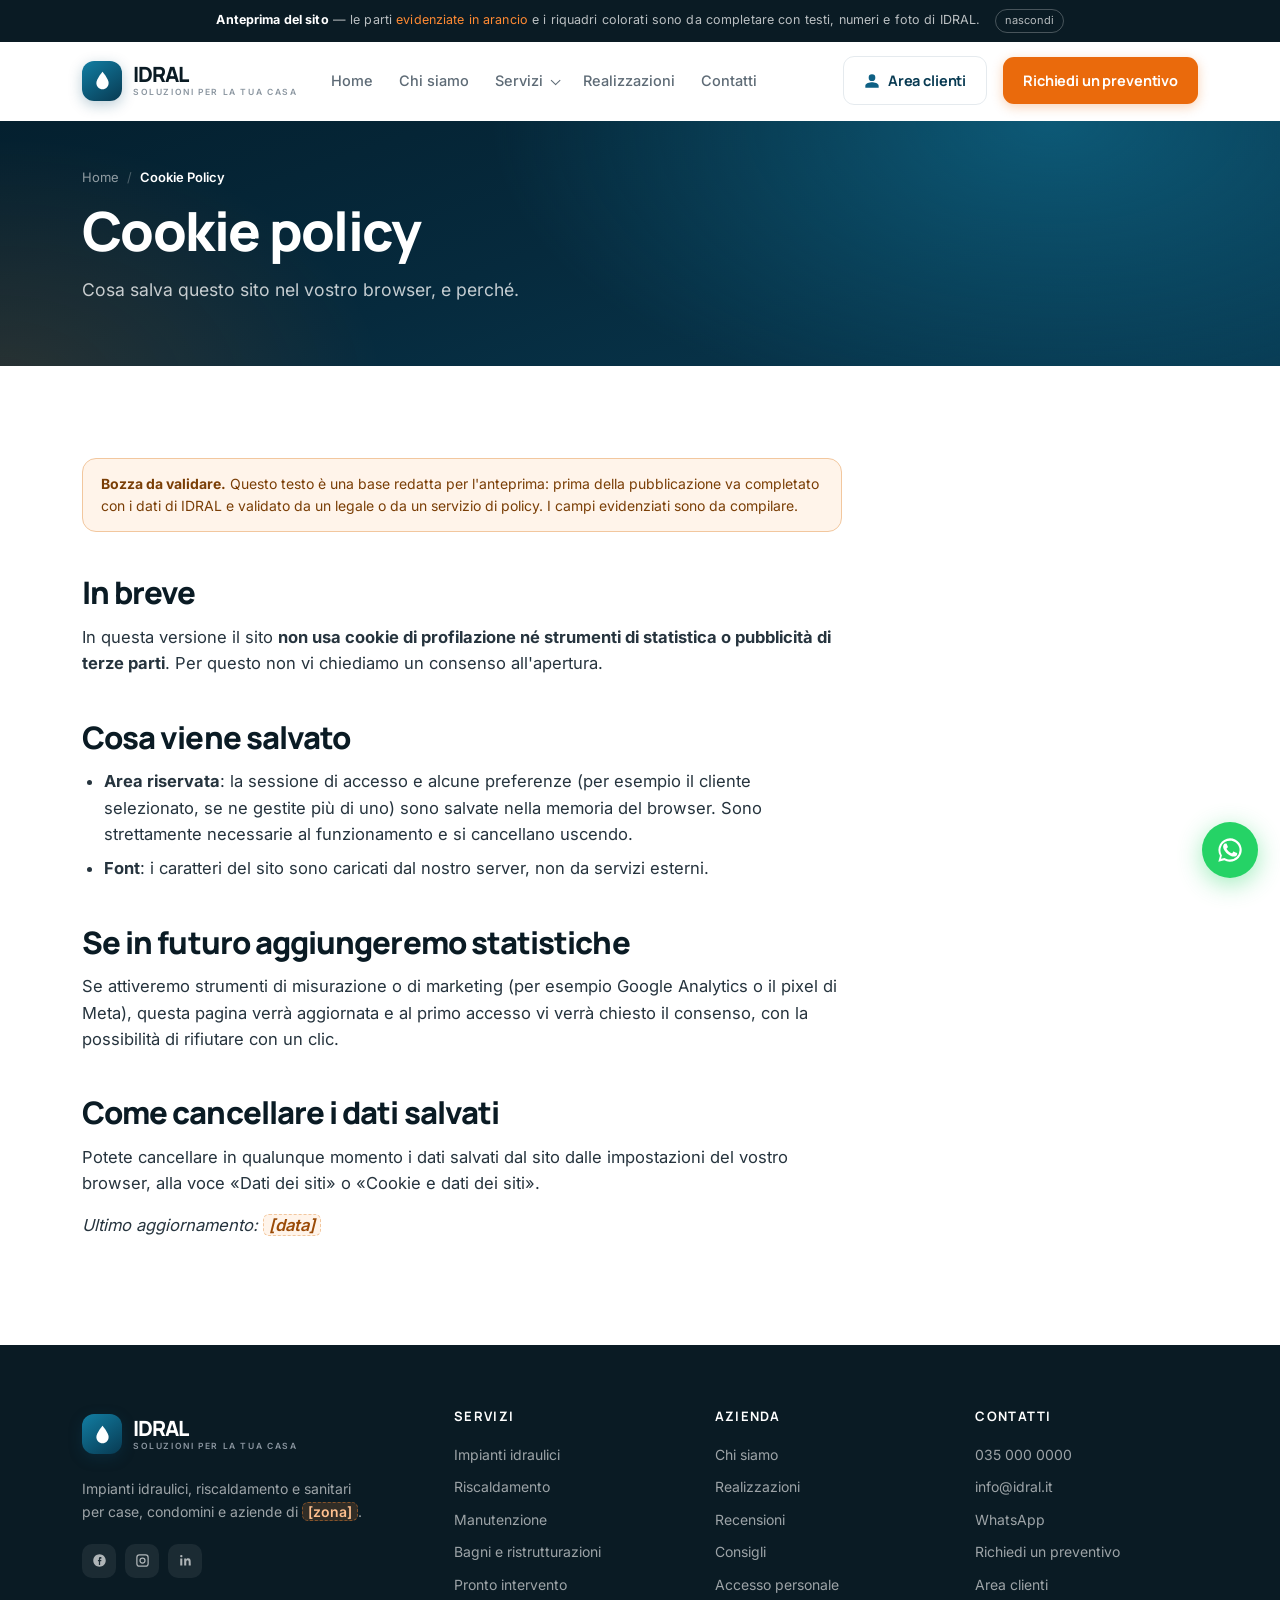
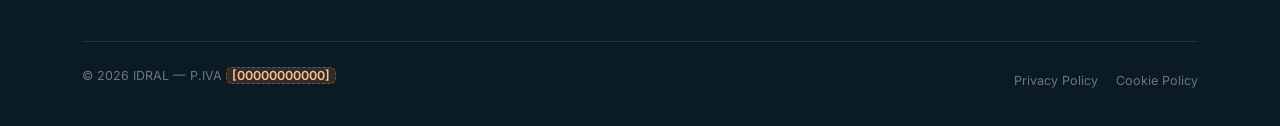
<file: cookie/index.html>
<!doctype html>
<html lang="it">
<head>
<meta charset="utf-8">
<meta name="viewport" content="width=device-width,initial-scale=1">
<title>Cookie Policy — IDRAL</title>
<meta name="description" content="Cookie e dati salvati nel browser dal sito IDRAL.">
<!-- ⚠️ ANTEPRIMA: niente indicizzazione finche' i contenuti non sono quelli veri. Togliere al go-live (vedi README). -->
<meta name="robots" content="noindex, nofollow">
<meta name="theme-color" content="#062A3D">
<meta property="og:title" content="Cookie Policy — IDRAL">
<meta property="og:description" content="Cookie e dati salvati nel browser dal sito IDRAL.">
<meta property="og:type" content="website">
<meta property="og:locale" content="it_IT">
<link rel="icon" href="../gestionale/icone/icona.svg" type="image/svg+xml">
<link rel="apple-touch-icon" href="../gestionale/icone/icona-180.png">
<link rel="preload" href="../assets/fonts/manrope-800.woff2" as="font" type="font/woff2" crossorigin>
<link rel="preload" href="../assets/fonts/inter-400.woff2" as="font" type="font/woff2" crossorigin>
<link rel="stylesheet" href="../assets/sito.css">
</head>
<body>
<a class="skip" href="#contenuto">Vai al contenuto</a>
<div class="prev" id="pv"><b>Anteprima del sito</b> — le parti <span>evidenziate in arancio</span> e i riquadri colorati sono da completare con testi, numeri e foto di IDRAL. <button type="button" onclick="document.getElementById('pv').remove()">nascondi</button></div>
<header id="hdr"><div class="w hd">
  <a class="brand" href="../" aria-label="IDRAL — home"><span class="g"><svg viewBox="0 0 24 24" aria-hidden="true"><path d="M12 2C12 2 5 10.2 5 14.8 5 18.8 8.1 22 12 22s7-3.2 7-7.2C19 10.2 12 2 12 2z"/></svg></span><span class="nm">IDRAL<small>Soluzioni per la tua casa</small></span></a>
  <nav aria-label="Menu principale"><a href="../">Home</a><a href="../chi-siamo/">Chi siamo</a><span class="dd"><a href="../#servizi">Servizi</a><span class="menu"><div><a href="../servizi/impianti-idraulici/">Impianti idraulici<small>Nuovi impianti, rifacimenti, colonne e scarichi</small></a><a href="../servizi/riscaldamento/">Riscaldamento<small>Caldaie, pompe di calore, radiatori, pavimento</small></a><a href="../servizi/manutenzione/">Manutenzione<small>Controlli periodici e contratti di assistenza</small></a><a href="../servizi/bagni-e-ristrutturazioni/">Bagni e ristrutturazioni<small>Rifacimento completo, un solo referente</small></a></div></span></span><a href="../#lavori">Realizzazioni</a><a href="../#contatti">Contatti</a></nav>
  <button class="burger" type="button" aria-label="Apri il menu" aria-expanded="false" aria-controls="mnav"><i></i><i></i><i></i></button>
  <div class="r">
    <a class="tel" href="tel:+390350000000"><svg viewBox="0 0 24 24" aria-hidden="true"><path d="M6.6 10.8a15 15 0 006.6 6.6l2.2-2.2a1 1 0 011-.2 11 11 0 003.5.6 1 1 0 011 1V20a1 1 0 01-1 1A17 17 0 013 4a1 1 0 011-1h3.5a1 1 0 011 1 11 11 0 00.6 3.5 1 1 0 01-.2 1l-2.3 2.3z"/></svg>035 000 0000</a>
    <a class="b ar" href="../gestionale/#/accesso?porta=cliente" title="Area clienti"><svg viewBox="0 0 24 24" aria-hidden="true"><path d="M12 12a5 5 0 100-10 5 5 0 000 10zm0 2c-3.3 0-10 1.7-10 5v3h20v-3c0-3.3-6.7-5-10-5z"/></svg><span class="t">Area clienti</span></a>
    <a class="b p" href="../#preventivo"><span class="d1">Richiedi un preventivo</span><span class="d2">Preventivo</span></a>
  </div>
</div></header>
<div class="mnav" id="mnav">
  <a href="../">Home</a><a href="../chi-siamo/">Chi siamo</a><a href="../#servizi">Servizi</a>
  <a class="sub" href="../servizi/impianti-idraulici/">Impianti idraulici</a><a class="sub" href="../servizi/riscaldamento/">Riscaldamento</a><a class="sub" href="../servizi/manutenzione/">Manutenzione</a><a class="sub" href="../servizi/bagni-e-ristrutturazioni/">Bagni e ristrutturazioni</a>
  <a href="../#lavori">Realizzazioni</a><a href="../#contatti">Contatti</a>
  <div class="bb"><a class="b p" href="../#preventivo">Richiedi un preventivo</a><a class="b ar" href="../gestionale/#/accesso?porta=cliente"><svg viewBox="0 0 24 24" aria-hidden="true"><path d="M12 12a5 5 0 100-10 5 5 0 000 10zm0 2c-3.3 0-10 1.7-10 5v3h20v-3c0-3.3-6.7-5-10-5z"/></svg> Area clienti</a><a class="b o" href="tel:+390350000000"><svg viewBox="0 0 24 24" aria-hidden="true"><path d="M6.6 10.8a15 15 0 006.6 6.6l2.2-2.2a1 1 0 011-.2 11 11 0 003.5.6 1 1 0 011 1V20a1 1 0 01-1 1A17 17 0 013 4a1 1 0 011-1h3.5a1 1 0 011 1 11 11 0 00.6 3.5 1 1 0 01-.2 1l-2.3 2.3z"/></svg> Chiama 035 000 0000</a></div>
</div>
<main id="contenuto">
<section class="phero"><div class="bgw"></div><div class="w"><div><div class="bric"><a href="../">Home</a><span>/</span><b style="color:#fff;font-weight:600">Cookie Policy</b></div><h1>Cookie policy</h1><p class="lead">Cosa salva questo sito nel vostro browser, e perché.</p></div></div></section>
<section><div class="w"><div class="prosa">
<div class="nota-legale"><b>Bozza da validare.</b> Questo testo è una base redatta per l'anteprima: prima della pubblicazione va completato con i dati di IDRAL e validato da un legale o da un servizio di policy. I campi evidenziati sono da compilare.</div>
<h2>In breve</h2>
<p>In questa versione il sito <b>non usa cookie di profilazione né strumenti di statistica o pubblicità di terze parti</b>. Per questo non vi chiediamo un consenso all'apertura.</p>
<h2>Cosa viene salvato</h2>
<ul><li><b>Area riservata</b>: la sessione di accesso e alcune preferenze (per esempio il cliente selezionato, se ne gestite più di uno) sono salvate nella memoria del browser. Sono strettamente necessarie al funzionamento e si cancellano uscendo.</li>
<li><b>Font</b>: i caratteri del sito sono caricati dal nostro server, non da servizi esterni.</li></ul>
<h2>Se in futuro aggiungeremo statistiche</h2>
<p>Se attiveremo strumenti di misurazione o di marketing (per esempio Google Analytics o il pixel di Meta), questa pagina verrà aggiornata e al primo accesso vi verrà chiesto il consenso, con la possibilità di rifiutare con un clic.</p>
<h2>Come cancellare i dati salvati</h2>
<p>Potete cancellare in qualunque momento i dati salvati dal sito dalle impostazioni del vostro browser, alla voce «Dati dei siti» o «Cookie e dati dei siti».</p>
<p><i>Ultimo aggiornamento: <span class="ph">[data]</span></i></p>
</div></div></section>
</main>
<footer>
 <div class="w">
  <div class="cols">
   <div>
    <a class="brand" href="../" aria-label="IDRAL — home"><span class="g"><svg viewBox="0 0 24 24" aria-hidden="true"><path d="M12 2C12 2 5 10.2 5 14.8 5 18.8 8.1 22 12 22s7-3.2 7-7.2C19 10.2 12 2 12 2z"/></svg></span><span class="nm">IDRAL<small>Soluzioni per la tua casa</small></span></a>
    <p class="abt">Impianti idraulici, riscaldamento e sanitari per case, condomini e aziende di <span class="ph">[zona]</span>.</p>
    <div class="soc"><i title="Facebook"><svg viewBox="0 0 24 24"><path d="M12 2C6.5 2 2 6.5 2 12s4.5 10 10 10 10-4.5 10-10S17.5 2 12 2zm3 7h-1.5c-.4 0-.5.2-.5.5V11H15l-.2 2H13v6h-2v-6H9.5v-2H11V9c0-1.5.8-2.5 2.5-2.5H15v2z"/></svg></i><i title="Instagram"><svg viewBox="0 0 24 24"><path d="M12 7a5 5 0 100 10 5 5 0 000-10zm0 8a3 3 0 110-6 3 3 0 010 6zM17 2H7a5 5 0 00-5 5v10a5 5 0 005 5h10a5 5 0 005-5V7a5 5 0 00-5-5zm3 15a3 3 0 01-3 3H7a3 3 0 01-3-3V7a3 3 0 013-3h10a3 3 0 013 3z"/></svg></i><i title="LinkedIn"><svg viewBox="0 0 24 24"><path d="M6.9 8.7H3.6V20h3.3zM5.3 3a1.9 1.9 0 100 3.8 1.9 1.9 0 000-3.8zM20.4 20h-3.3v-5.5c0-1.3 0-3-1.8-3s-2.1 1.4-2.1 2.9V20H9.9V8.7h3.2v1.5h.1c.4-.8 1.5-1.7 3.1-1.7 3.3 0 3.9 2.2 3.9 5z"/></svg></i></div>
   </div>
   <div><h4>Servizi</h4><a href="../servizi/impianti-idraulici/">Impianti idraulici</a><a href="../servizi/riscaldamento/">Riscaldamento</a><a href="../servizi/manutenzione/">Manutenzione</a><a href="../servizi/bagni-e-ristrutturazioni/">Bagni e ristrutturazioni</a><a href="../servizi/manutenzione/#pronto-intervento">Pronto intervento</a></div>
   <div><h4>Azienda</h4><a href="../chi-siamo/">Chi siamo</a><a href="../#lavori">Realizzazioni</a><a href="../#recensioni">Recensioni</a><a href="../#blog">Consigli</a><a href="../gestionale/#/accesso?porta=personale">Accesso personale</a></div>
   <div><h4>Contatti</h4><a href="tel:+390350000000">035 000 0000</a><a href="mailto:info@idral.it">info@idral.it</a><a href="https://wa.me/390350000000" rel="noopener" target="_blank">WhatsApp</a><a href="../#preventivo">Richiedi un preventivo</a><a href="../gestionale/#/accesso?porta=cliente">Area clienti</a></div>
  </div>
  <div class="end">
   <div>© <span data-anno>2026</span> IDRAL — P.IVA <span class="ph">[00000000000]</span></div>
   <div class="lk"><a href="../privacy/">Privacy Policy</a><a href="../cookie/">Cookie Policy</a></div>
  </div>
 </div>
</footer>
<a class="fab" href="https://wa.me/390350000000" target="_blank" rel="noopener" aria-label="Scrivici su WhatsApp"><svg viewBox="0 0 24 24" aria-hidden="true"><path d="M17.5 14.4c-.3-.2-1.8-.9-2-1-.3-.1-.5-.2-.7.1s-.7 1-.9 1.2c-.2.2-.3.2-.6.1-.3-.2-1.3-.5-2.4-1.5-.9-.8-1.5-1.8-1.7-2.1-.2-.3 0-.5.1-.6l.5-.5c.1-.2.2-.3.3-.5 0-.2 0-.4 0-.5 0-.2-.7-1.6-.9-2.2-.2-.6-.5-.5-.7-.5h-.6c-.2 0-.5.1-.8.4-.3.3-1 1-1 2.5s1.1 2.9 1.2 3.1c.1.2 2.1 3.2 5.1 4.5.7.3 1.3.5 1.7.6.7.2 1.4.2 1.9.1.6-.1 1.8-.7 2-1.4.2-.7.2-1.3.2-1.4-.1-.2-.3-.2-.6-.4zM12 2a10 10 0 00-8.6 15L2 22l5.1-1.3A10 10 0 1012 2zm0 18.2c-1.6 0-3.1-.4-4.4-1.2l-.3-.2-3 .8.8-3-.2-.3a8.2 8.2 0 1115.3-4.3 8.2 8.2 0 01-8.2 8.2z"/></svg></a>
<button class="su" type="button" aria-label="Torna su"><svg viewBox="0 0 24 24" aria-hidden="true"><path d="M7.4 15.4L12 10.8l4.6 4.6L18 14l-6-6-6 6z"/></svg></button>
<script src="../assets/sito.js" defer></script>
</body>
</html>
</file>
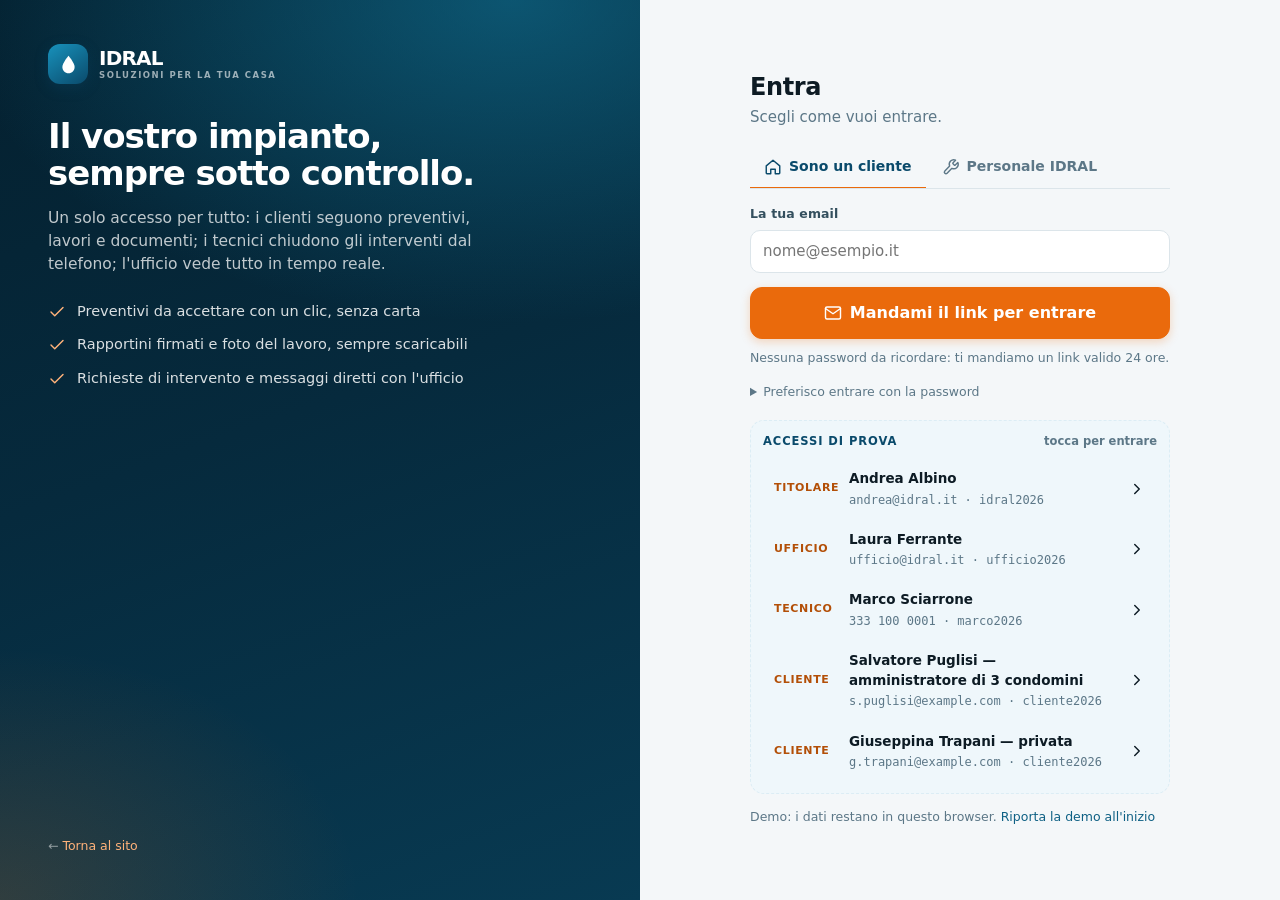
<file: gestionale/index.html>
<!doctype html>
<html lang="it">
<head>
<meta charset="utf-8">
<meta name="viewport" content="width=device-width,initial-scale=1,viewport-fit=cover">
<title>IDRAL — Area riservata</title>
<meta name="description" content="Area riservata IDRAL: clienti, tecnici e ufficio in un'unica applicazione.">
<meta name="robots" content="noindex">
<meta name="theme-color" content="#083A52">
<link rel="manifest" href="manifest.webmanifest">
<link rel="icon" href="icone/icona.svg" type="image/svg+xml">
<link rel="apple-touch-icon" href="icone/icona-180.png">
<meta name="apple-mobile-web-app-capable" content="yes">
<meta name="apple-mobile-web-app-title" content="IDRAL">
<meta name="apple-mobile-web-app-status-bar-style" content="black-translucent">
<link rel="stylesheet" href="app.css">
</head>
<body>
<div id="app"><div style="min-height:100vh;display:grid;place-items:center;color:#5C7787;font-family:system-ui,sans-serif">Caricamento…</div></div>
<noscript><p style="padding:24px;font-family:system-ui,sans-serif">Per usare l'area riservata IDRAL serve JavaScript attivo.</p></noscript>
<script src="js/dati.js"></script>
<script src="js/base.js"></script>
<script src="js/fogli.js"></script>
<script src="js/accesso.js"></script>
<script src="js/tecnico.js"></script>
<script src="js/guscio-ufficio.js"></script>
<script src="js/ufficio-lavori.js"></script>
<script src="js/ufficio-gestione.js"></script>
<script src="js/cliente.js"></script>
<script>A.avvia();</script>
</body>
</html>
</file>
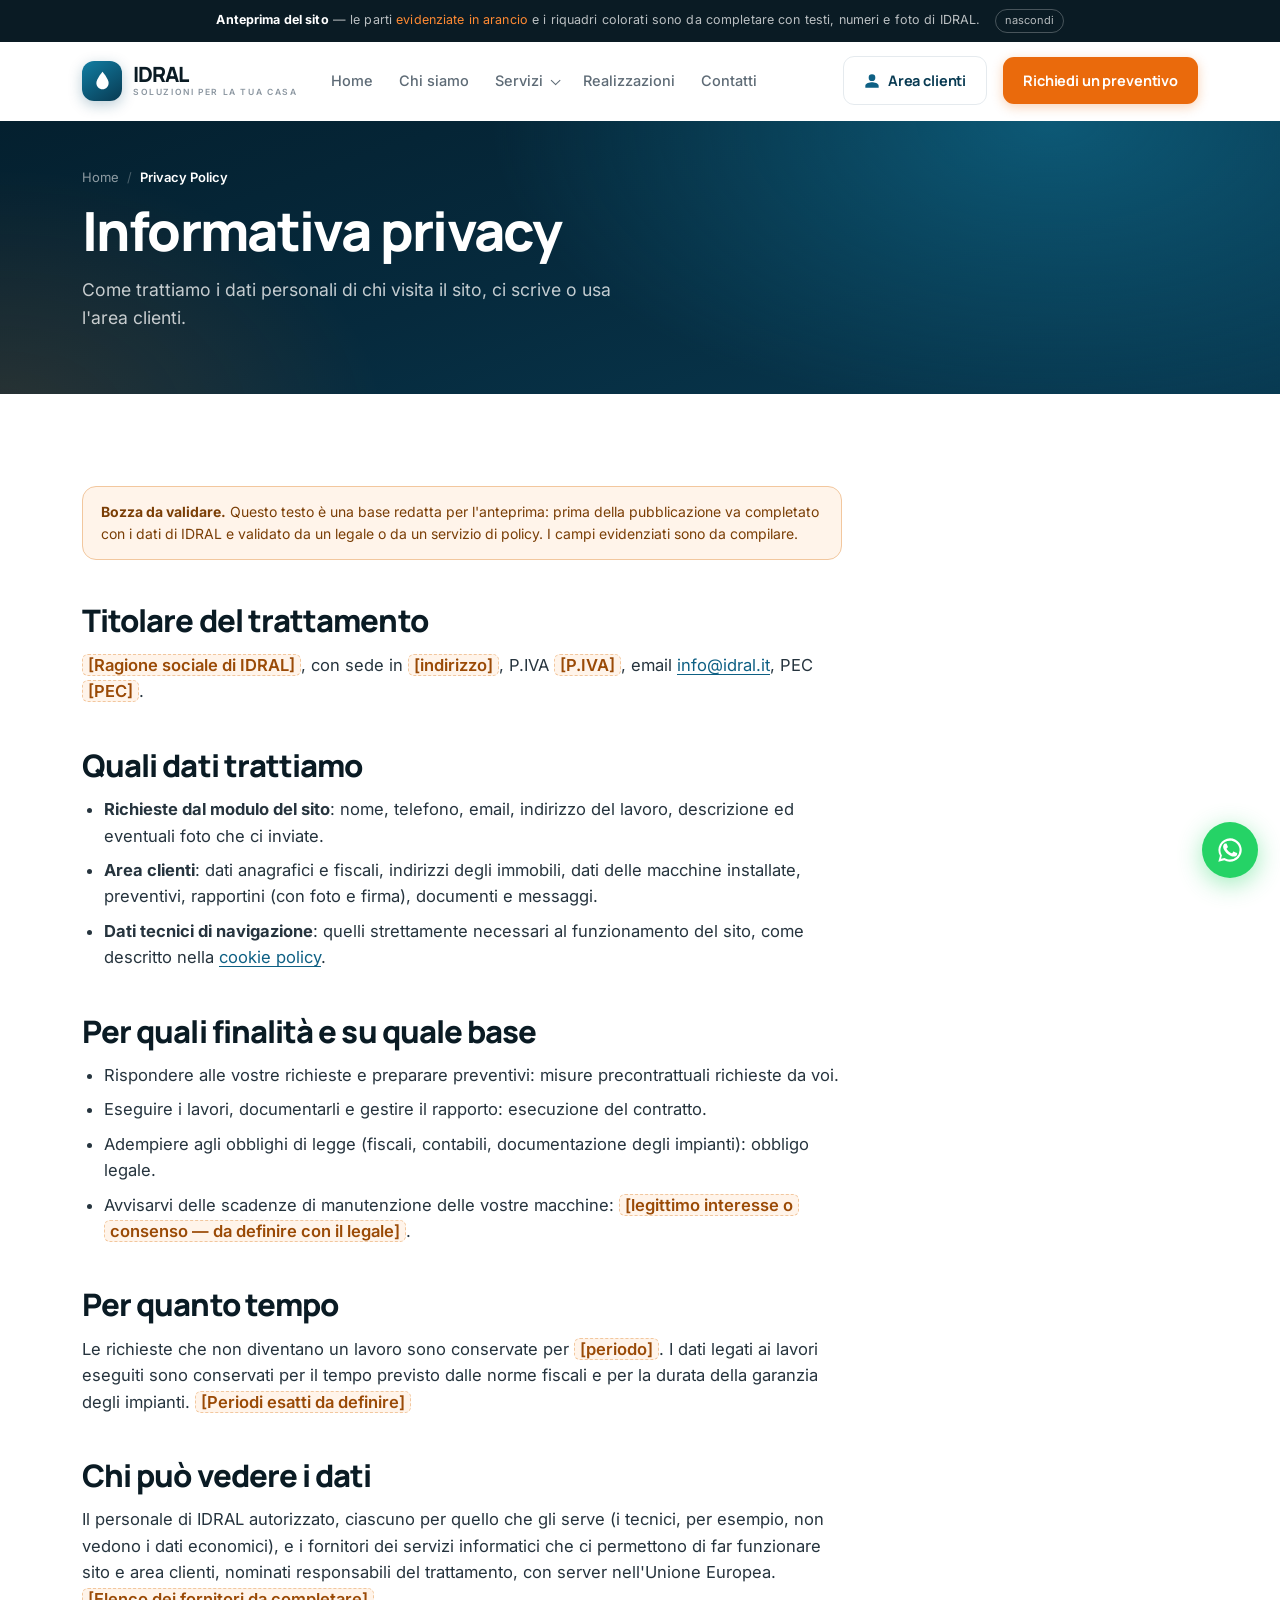
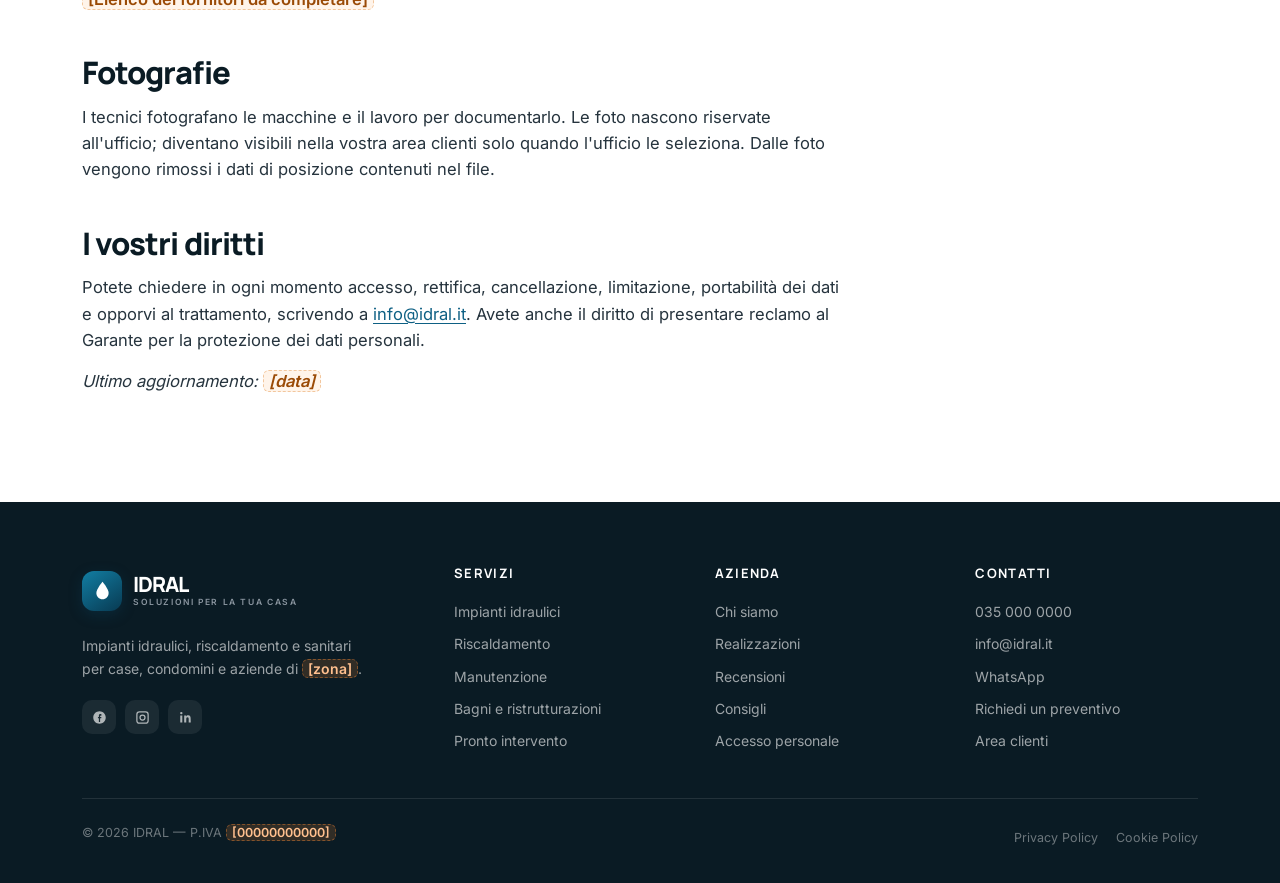
<file: privacy/index.html>
<!doctype html>
<html lang="it">
<head>
<meta charset="utf-8">
<meta name="viewport" content="width=device-width,initial-scale=1">
<title>Privacy Policy — IDRAL</title>
<meta name="description" content="Informativa sul trattamento dei dati personali di IDRAL.">
<!-- ⚠️ ANTEPRIMA: niente indicizzazione finche' i contenuti non sono quelli veri. Togliere al go-live (vedi README). -->
<meta name="robots" content="noindex, nofollow">
<meta name="theme-color" content="#062A3D">
<meta property="og:title" content="Privacy Policy — IDRAL">
<meta property="og:description" content="Informativa sul trattamento dei dati personali di IDRAL.">
<meta property="og:type" content="website">
<meta property="og:locale" content="it_IT">
<link rel="icon" href="../gestionale/icone/icona.svg" type="image/svg+xml">
<link rel="apple-touch-icon" href="../gestionale/icone/icona-180.png">
<link rel="preload" href="../assets/fonts/manrope-800.woff2" as="font" type="font/woff2" crossorigin>
<link rel="preload" href="../assets/fonts/inter-400.woff2" as="font" type="font/woff2" crossorigin>
<link rel="stylesheet" href="../assets/sito.css">
</head>
<body>
<a class="skip" href="#contenuto">Vai al contenuto</a>
<div class="prev" id="pv"><b>Anteprima del sito</b> — le parti <span>evidenziate in arancio</span> e i riquadri colorati sono da completare con testi, numeri e foto di IDRAL. <button type="button" onclick="document.getElementById('pv').remove()">nascondi</button></div>
<header id="hdr"><div class="w hd">
  <a class="brand" href="../" aria-label="IDRAL — home"><span class="g"><svg viewBox="0 0 24 24" aria-hidden="true"><path d="M12 2C12 2 5 10.2 5 14.8 5 18.8 8.1 22 12 22s7-3.2 7-7.2C19 10.2 12 2 12 2z"/></svg></span><span class="nm">IDRAL<small>Soluzioni per la tua casa</small></span></a>
  <nav aria-label="Menu principale"><a href="../">Home</a><a href="../chi-siamo/">Chi siamo</a><span class="dd"><a href="../#servizi">Servizi</a><span class="menu"><div><a href="../servizi/impianti-idraulici/">Impianti idraulici<small>Nuovi impianti, rifacimenti, colonne e scarichi</small></a><a href="../servizi/riscaldamento/">Riscaldamento<small>Caldaie, pompe di calore, radiatori, pavimento</small></a><a href="../servizi/manutenzione/">Manutenzione<small>Controlli periodici e contratti di assistenza</small></a><a href="../servizi/bagni-e-ristrutturazioni/">Bagni e ristrutturazioni<small>Rifacimento completo, un solo referente</small></a></div></span></span><a href="../#lavori">Realizzazioni</a><a href="../#contatti">Contatti</a></nav>
  <button class="burger" type="button" aria-label="Apri il menu" aria-expanded="false" aria-controls="mnav"><i></i><i></i><i></i></button>
  <div class="r">
    <a class="tel" href="tel:+390350000000"><svg viewBox="0 0 24 24" aria-hidden="true"><path d="M6.6 10.8a15 15 0 006.6 6.6l2.2-2.2a1 1 0 011-.2 11 11 0 003.5.6 1 1 0 011 1V20a1 1 0 01-1 1A17 17 0 013 4a1 1 0 011-1h3.5a1 1 0 011 1 11 11 0 00.6 3.5 1 1 0 01-.2 1l-2.3 2.3z"/></svg>035 000 0000</a>
    <a class="b ar" href="../gestionale/#/accesso?porta=cliente" title="Area clienti"><svg viewBox="0 0 24 24" aria-hidden="true"><path d="M12 12a5 5 0 100-10 5 5 0 000 10zm0 2c-3.3 0-10 1.7-10 5v3h20v-3c0-3.3-6.7-5-10-5z"/></svg><span class="t">Area clienti</span></a>
    <a class="b p" href="../#preventivo"><span class="d1">Richiedi un preventivo</span><span class="d2">Preventivo</span></a>
  </div>
</div></header>
<div class="mnav" id="mnav">
  <a href="../">Home</a><a href="../chi-siamo/">Chi siamo</a><a href="../#servizi">Servizi</a>
  <a class="sub" href="../servizi/impianti-idraulici/">Impianti idraulici</a><a class="sub" href="../servizi/riscaldamento/">Riscaldamento</a><a class="sub" href="../servizi/manutenzione/">Manutenzione</a><a class="sub" href="../servizi/bagni-e-ristrutturazioni/">Bagni e ristrutturazioni</a>
  <a href="../#lavori">Realizzazioni</a><a href="../#contatti">Contatti</a>
  <div class="bb"><a class="b p" href="../#preventivo">Richiedi un preventivo</a><a class="b ar" href="../gestionale/#/accesso?porta=cliente"><svg viewBox="0 0 24 24" aria-hidden="true"><path d="M12 12a5 5 0 100-10 5 5 0 000 10zm0 2c-3.3 0-10 1.7-10 5v3h20v-3c0-3.3-6.7-5-10-5z"/></svg> Area clienti</a><a class="b o" href="tel:+390350000000"><svg viewBox="0 0 24 24" aria-hidden="true"><path d="M6.6 10.8a15 15 0 006.6 6.6l2.2-2.2a1 1 0 011-.2 11 11 0 003.5.6 1 1 0 011 1V20a1 1 0 01-1 1A17 17 0 013 4a1 1 0 011-1h3.5a1 1 0 011 1 11 11 0 00.6 3.5 1 1 0 01-.2 1l-2.3 2.3z"/></svg> Chiama 035 000 0000</a></div>
</div>
<main id="contenuto">
<section class="phero"><div class="bgw"></div><div class="w"><div><div class="bric"><a href="../">Home</a><span>/</span><b style="color:#fff;font-weight:600">Privacy Policy</b></div><h1>Informativa privacy</h1><p class="lead">Come trattiamo i dati personali di chi visita il sito, ci scrive o usa l'area clienti.</p></div></div></section>
<section><div class="w"><div class="prosa">
<div class="nota-legale"><b>Bozza da validare.</b> Questo testo è una base redatta per l'anteprima: prima della pubblicazione va completato con i dati di IDRAL e validato da un legale o da un servizio di policy. I campi evidenziati sono da compilare.</div>
<h2>Titolare del trattamento</h2>
<p><span class="ph">[Ragione sociale di IDRAL]</span>, con sede in <span class="ph">[indirizzo]</span>, P.IVA <span class="ph">[P.IVA]</span>, email <a href="mailto:info@idral.it">info@idral.it</a>, PEC <span class="ph">[PEC]</span>.</p>
<h2>Quali dati trattiamo</h2>
<ul><li><b>Richieste dal modulo del sito</b>: nome, telefono, email, indirizzo del lavoro, descrizione ed eventuali foto che ci inviate.</li>
<li><b>Area clienti</b>: dati anagrafici e fiscali, indirizzi degli immobili, dati delle macchine installate, preventivi, rapportini (con foto e firma), documenti e messaggi.</li>
<li><b>Dati tecnici di navigazione</b>: quelli strettamente necessari al funzionamento del sito, come descritto nella <a href="../cookie/">cookie policy</a>.</li></ul>
<h2>Per quali finalità e su quale base</h2>
<ul><li>Rispondere alle vostre richieste e preparare preventivi: misure precontrattuali richieste da voi.</li>
<li>Eseguire i lavori, documentarli e gestire il rapporto: esecuzione del contratto.</li>
<li>Adempiere agli obblighi di legge (fiscali, contabili, documentazione degli impianti): obbligo legale.</li>
<li>Avvisarvi delle scadenze di manutenzione delle vostre macchine: <span class="ph">[legittimo interesse o consenso — da definire con il legale]</span>.</li></ul>
<h2>Per quanto tempo</h2>
<p>Le richieste che non diventano un lavoro sono conservate per <span class="ph">[periodo]</span>. I dati legati ai lavori eseguiti sono conservati per il tempo previsto dalle norme fiscali e per la durata della garanzia degli impianti. <span class="ph">[Periodi esatti da definire]</span></p>
<h2>Chi può vedere i dati</h2>
<p>Il personale di IDRAL autorizzato, ciascuno per quello che gli serve (i tecnici, per esempio, non vedono i dati economici), e i fornitori dei servizi informatici che ci permettono di far funzionare sito e area clienti, nominati responsabili del trattamento, con server nell'Unione Europea. <span class="ph">[Elenco dei fornitori da completare]</span></p>
<h2>Fotografie</h2>
<p>I tecnici fotografano le macchine e il lavoro per documentarlo. Le foto nascono riservate all'ufficio; diventano visibili nella vostra area clienti solo quando l'ufficio le seleziona. Dalle foto vengono rimossi i dati di posizione contenuti nel file.</p>
<h2>I vostri diritti</h2>
<p>Potete chiedere in ogni momento accesso, rettifica, cancellazione, limitazione, portabilità dei dati e opporvi al trattamento, scrivendo a <a href="mailto:info@idral.it">info@idral.it</a>. Avete anche il diritto di presentare reclamo al Garante per la protezione dei dati personali.</p>
<p><i>Ultimo aggiornamento: <span class="ph">[data]</span></i></p>
</div></div></section>
</main>
<footer>
 <div class="w">
  <div class="cols">
   <div>
    <a class="brand" href="../" aria-label="IDRAL — home"><span class="g"><svg viewBox="0 0 24 24" aria-hidden="true"><path d="M12 2C12 2 5 10.2 5 14.8 5 18.8 8.1 22 12 22s7-3.2 7-7.2C19 10.2 12 2 12 2z"/></svg></span><span class="nm">IDRAL<small>Soluzioni per la tua casa</small></span></a>
    <p class="abt">Impianti idraulici, riscaldamento e sanitari per case, condomini e aziende di <span class="ph">[zona]</span>.</p>
    <div class="soc"><i title="Facebook"><svg viewBox="0 0 24 24"><path d="M12 2C6.5 2 2 6.5 2 12s4.5 10 10 10 10-4.5 10-10S17.5 2 12 2zm3 7h-1.5c-.4 0-.5.2-.5.5V11H15l-.2 2H13v6h-2v-6H9.5v-2H11V9c0-1.5.8-2.5 2.5-2.5H15v2z"/></svg></i><i title="Instagram"><svg viewBox="0 0 24 24"><path d="M12 7a5 5 0 100 10 5 5 0 000-10zm0 8a3 3 0 110-6 3 3 0 010 6zM17 2H7a5 5 0 00-5 5v10a5 5 0 005 5h10a5 5 0 005-5V7a5 5 0 00-5-5zm3 15a3 3 0 01-3 3H7a3 3 0 01-3-3V7a3 3 0 013-3h10a3 3 0 013 3z"/></svg></i><i title="LinkedIn"><svg viewBox="0 0 24 24"><path d="M6.9 8.7H3.6V20h3.3zM5.3 3a1.9 1.9 0 100 3.8 1.9 1.9 0 000-3.8zM20.4 20h-3.3v-5.5c0-1.3 0-3-1.8-3s-2.1 1.4-2.1 2.9V20H9.9V8.7h3.2v1.5h.1c.4-.8 1.5-1.7 3.1-1.7 3.3 0 3.9 2.2 3.9 5z"/></svg></i></div>
   </div>
   <div><h4>Servizi</h4><a href="../servizi/impianti-idraulici/">Impianti idraulici</a><a href="../servizi/riscaldamento/">Riscaldamento</a><a href="../servizi/manutenzione/">Manutenzione</a><a href="../servizi/bagni-e-ristrutturazioni/">Bagni e ristrutturazioni</a><a href="../servizi/manutenzione/#pronto-intervento">Pronto intervento</a></div>
   <div><h4>Azienda</h4><a href="../chi-siamo/">Chi siamo</a><a href="../#lavori">Realizzazioni</a><a href="../#recensioni">Recensioni</a><a href="../#blog">Consigli</a><a href="../gestionale/#/accesso?porta=personale">Accesso personale</a></div>
   <div><h4>Contatti</h4><a href="tel:+390350000000">035 000 0000</a><a href="mailto:info@idral.it">info@idral.it</a><a href="https://wa.me/390350000000" rel="noopener" target="_blank">WhatsApp</a><a href="../#preventivo">Richiedi un preventivo</a><a href="../gestionale/#/accesso?porta=cliente">Area clienti</a></div>
  </div>
  <div class="end">
   <div>© <span data-anno>2026</span> IDRAL — P.IVA <span class="ph">[00000000000]</span></div>
   <div class="lk"><a href="../privacy/">Privacy Policy</a><a href="../cookie/">Cookie Policy</a></div>
  </div>
 </div>
</footer>
<a class="fab" href="https://wa.me/390350000000" target="_blank" rel="noopener" aria-label="Scrivici su WhatsApp"><svg viewBox="0 0 24 24" aria-hidden="true"><path d="M17.5 14.4c-.3-.2-1.8-.9-2-1-.3-.1-.5-.2-.7.1s-.7 1-.9 1.2c-.2.2-.3.2-.6.1-.3-.2-1.3-.5-2.4-1.5-.9-.8-1.5-1.8-1.7-2.1-.2-.3 0-.5.1-.6l.5-.5c.1-.2.2-.3.3-.5 0-.2 0-.4 0-.5 0-.2-.7-1.6-.9-2.2-.2-.6-.5-.5-.7-.5h-.6c-.2 0-.5.1-.8.4-.3.3-1 1-1 2.5s1.1 2.9 1.2 3.1c.1.2 2.1 3.2 5.1 4.5.7.3 1.3.5 1.7.6.7.2 1.4.2 1.9.1.6-.1 1.8-.7 2-1.4.2-.7.2-1.3.2-1.4-.1-.2-.3-.2-.6-.4zM12 2a10 10 0 00-8.6 15L2 22l5.1-1.3A10 10 0 1012 2zm0 18.2c-1.6 0-3.1-.4-4.4-1.2l-.3-.2-3 .8.8-3-.2-.3a8.2 8.2 0 1115.3-4.3 8.2 8.2 0 01-8.2 8.2z"/></svg></a>
<button class="su" type="button" aria-label="Torna su"><svg viewBox="0 0 24 24" aria-hidden="true"><path d="M7.4 15.4L12 10.8l4.6 4.6L18 14l-6-6-6 6z"/></svg></button>
<script src="../assets/sito.js" defer></script>
</body>
</html>
</file>
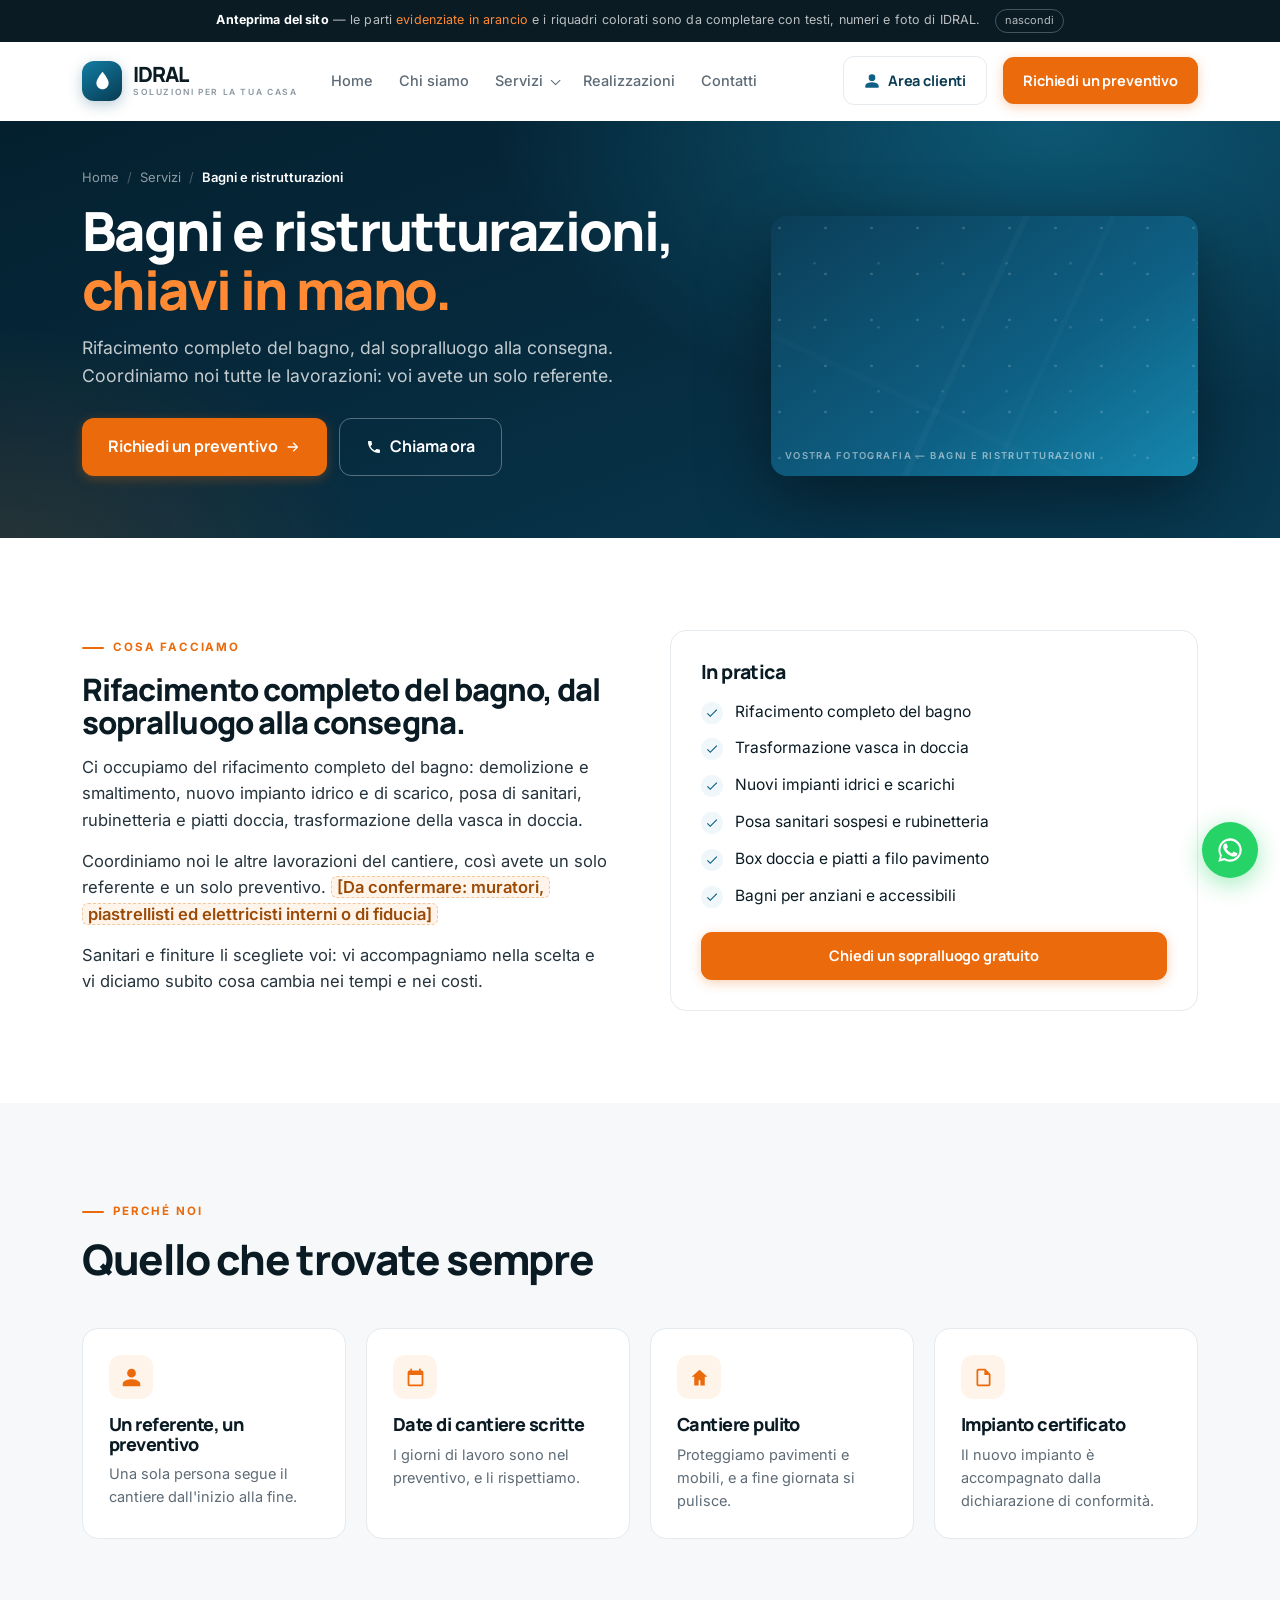
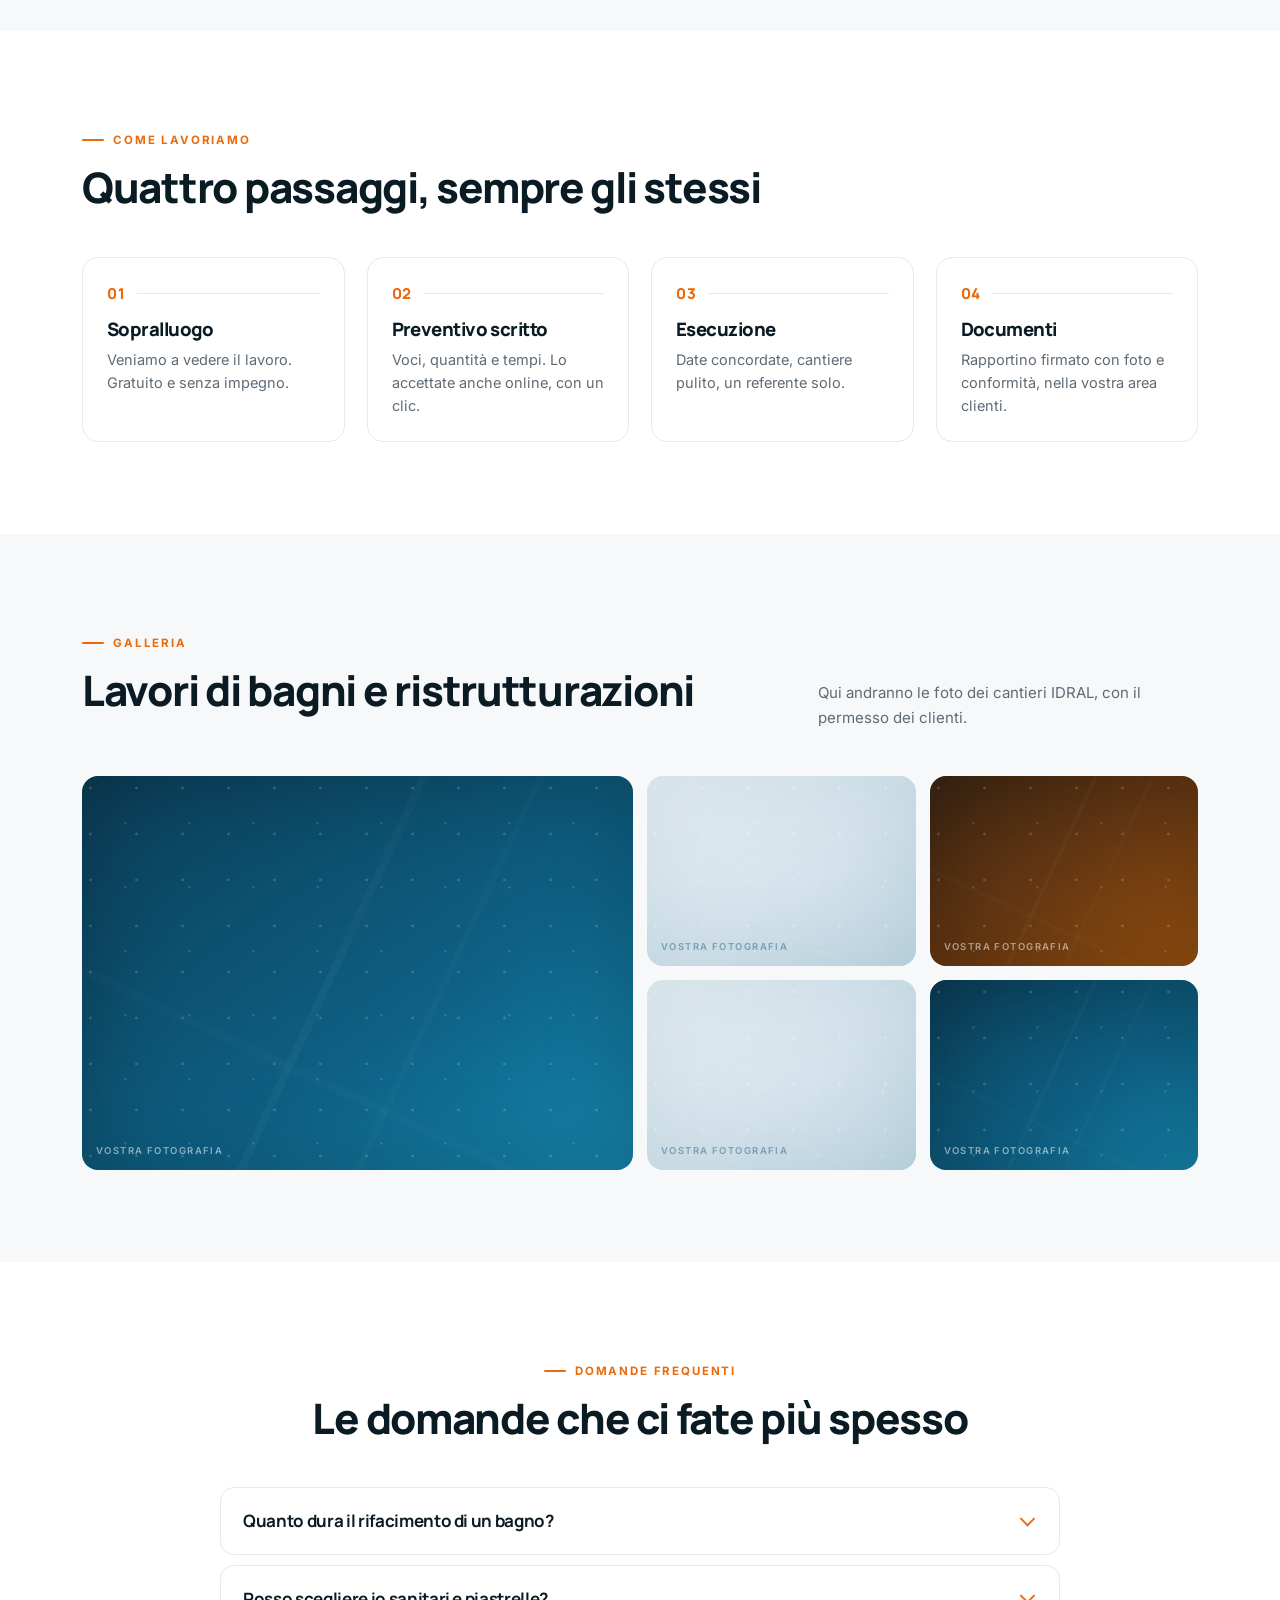
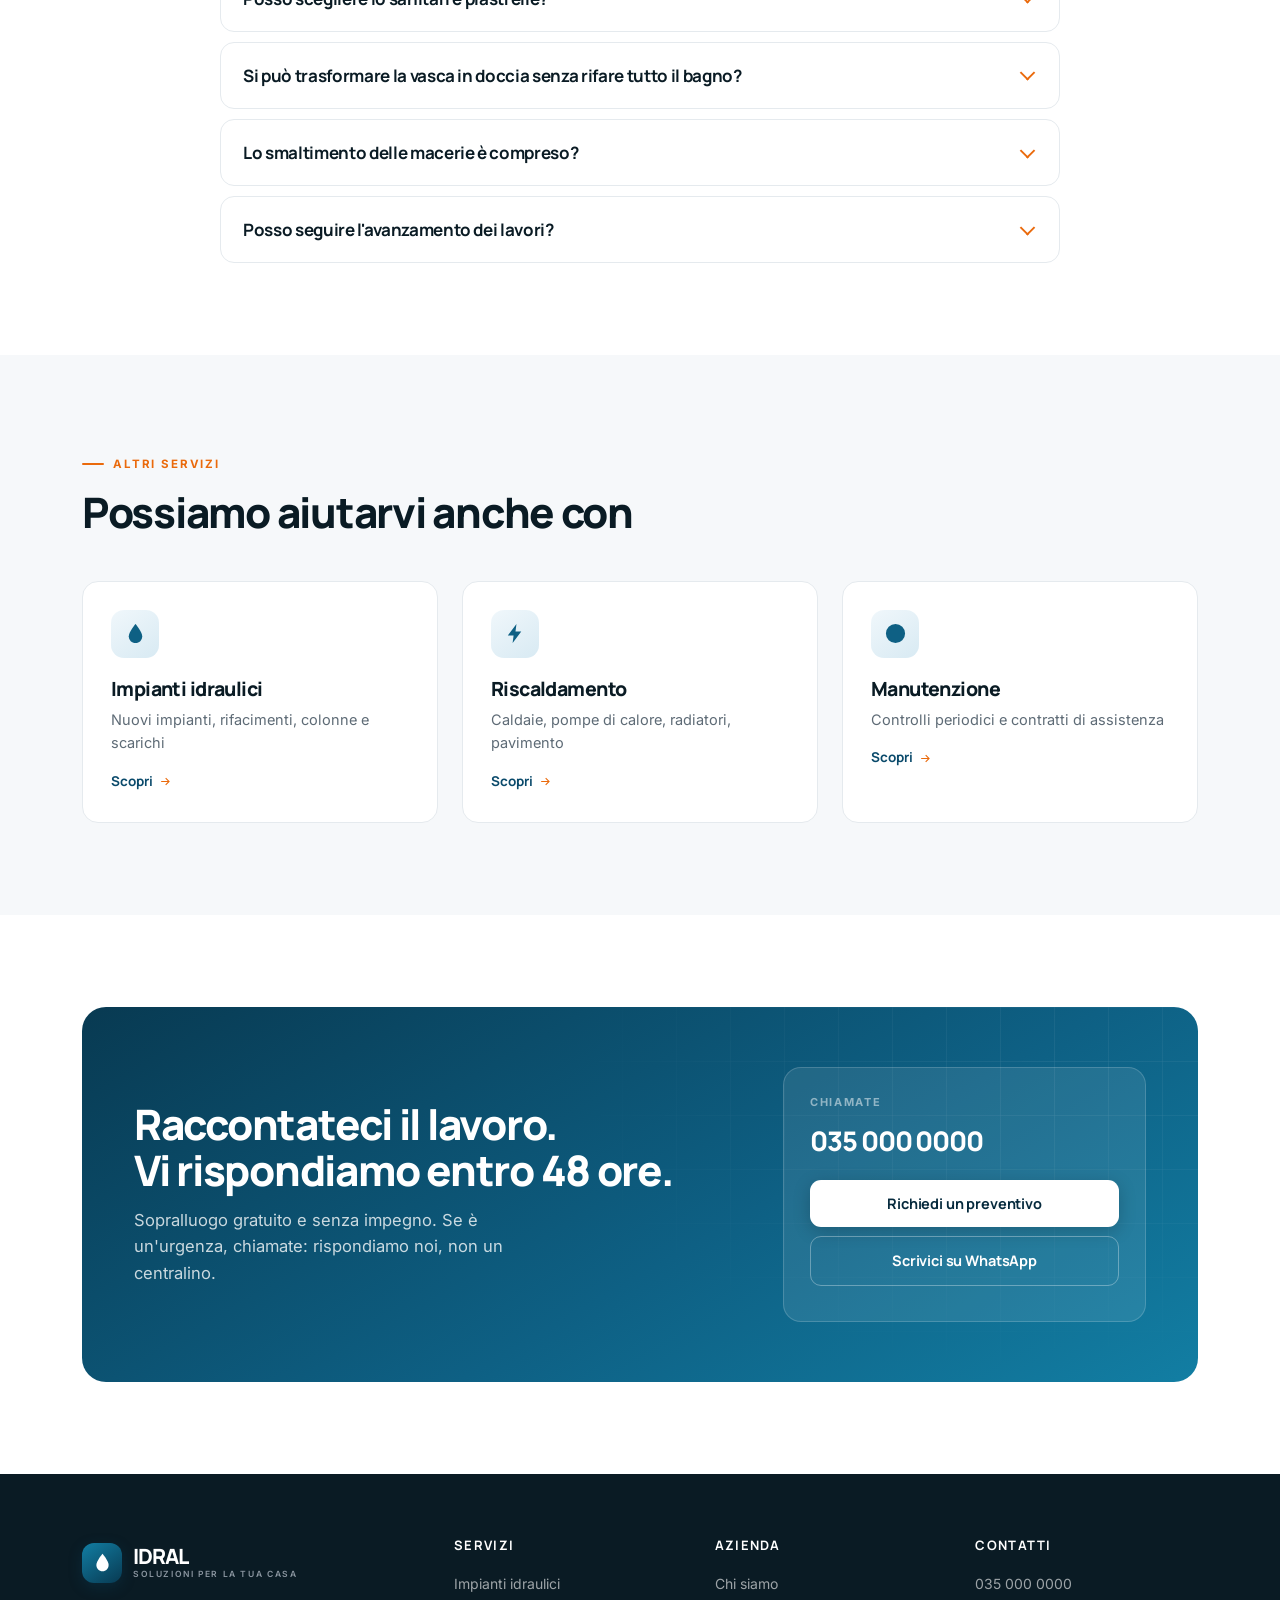
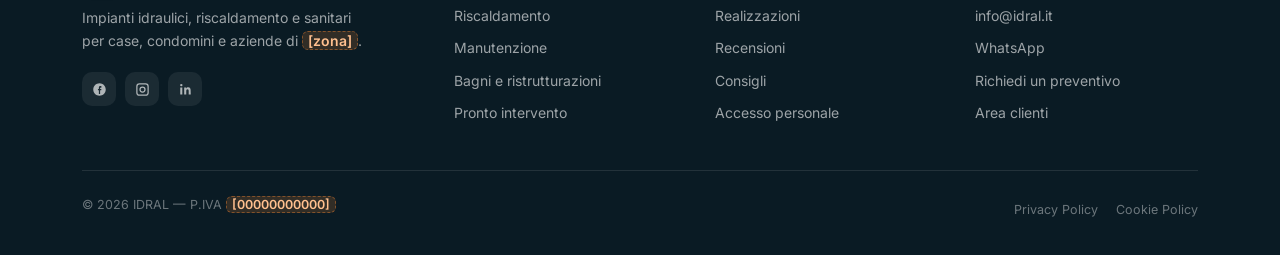
<file: servizi/bagni-e-ristrutturazioni/index.html>
<!doctype html>
<html lang="it">
<head>
<meta charset="utf-8">
<meta name="viewport" content="width=device-width,initial-scale=1">
<title>Bagni e ristrutturazioni — IDRAL</title>
<meta name="description" content="Rifacimento bagni chiavi in mano: demolizione, impianti, sanitari, trasformazione vasca in doccia. Un solo referente e date scritte.">
<!-- ⚠️ ANTEPRIMA: niente indicizzazione finche' i contenuti non sono quelli veri. Togliere al go-live (vedi README). -->
<meta name="robots" content="noindex, nofollow">
<meta name="theme-color" content="#062A3D">
<meta property="og:title" content="Bagni e ristrutturazioni — IDRAL">
<meta property="og:description" content="Rifacimento bagni chiavi in mano: demolizione, impianti, sanitari, trasformazione vasca in doccia. Un solo referente e date scritte.">
<meta property="og:type" content="website">
<meta property="og:locale" content="it_IT">
<link rel="icon" href="../../gestionale/icone/icona.svg" type="image/svg+xml">
<link rel="apple-touch-icon" href="../../gestionale/icone/icona-180.png">
<link rel="preload" href="../../assets/fonts/manrope-800.woff2" as="font" type="font/woff2" crossorigin>
<link rel="preload" href="../../assets/fonts/inter-400.woff2" as="font" type="font/woff2" crossorigin>
<link rel="stylesheet" href="../../assets/sito.css">
<script type="application/ld+json">{"@context": "https://schema.org", "@type": "BreadcrumbList", "itemListElement": [{"@type": "ListItem", "position": 1, "name": "Home"}, {"@type": "ListItem", "position": 2, "name": "Servizi"}, {"@type": "ListItem", "position": 3, "name": "Bagni e ristrutturazioni"}]}</script>
<script type="application/ld+json">{"@context": "https://schema.org", "@type": "Service", "name": "Bagni e ristrutturazioni", "description": "Rifacimento bagni chiavi in mano: demolizione, impianti, sanitari, trasformazione vasca in doccia. Un solo referente e date scritte.", "provider": {"@type": "Plumber", "name": "IDRAL"}}</script>
<script type="application/ld+json">{"@context": "https://schema.org", "@type": "FAQPage", "mainEntity": [{"@type": "Question", "name": "Quanto dura il rifacimento di un bagno?", "acceptedAnswer": {"@type": "Answer", "text": "Dipende da quanto si cambia. Ve lo indichiamo in giorni lavorativi nel preventivo, dopo il sopralluogo."}}, {"@type": "Question", "name": "Posso scegliere io sanitari e piastrelle?", "acceptedAnswer": {"@type": "Answer", "text": "Certo. Vi diciamo subito se una scelta cambia i tempi o richiede lavori in più, così non ci sono sorprese."}}, {"@type": "Question", "name": "Si può trasformare la vasca in doccia senza rifare tutto il bagno?", "acceptedAnswer": {"@type": "Answer", "text": "Spesso sì: dipende da scarichi e pavimento. Al sopralluogo vi diciamo se si può fare e con quali lavori."}}, {"@type": "Question", "name": "Lo smaltimento delle macerie è compreso?", "acceptedAnswer": {"@type": "Answer", "text": "Lo indichiamo come voce separata del preventivo, così sapete esattamente cosa pagate."}}, {"@type": "Question", "name": "Posso seguire l'avanzamento dei lavori?", "acceptedAnswer": {"@type": "Answer", "text": "Sì: nell'area clienti trovate il preventivo accettato, i rapportini e le foto del cantiere."}}]}</script>
</head>
<body>
<a class="skip" href="#contenuto">Vai al contenuto</a>
<div class="prev" id="pv"><b>Anteprima del sito</b> — le parti <span>evidenziate in arancio</span> e i riquadri colorati sono da completare con testi, numeri e foto di IDRAL. <button type="button" onclick="document.getElementById('pv').remove()">nascondi</button></div>
<header id="hdr"><div class="w hd">
  <a class="brand" href="../../" aria-label="IDRAL — home"><span class="g"><svg viewBox="0 0 24 24" aria-hidden="true"><path d="M12 2C12 2 5 10.2 5 14.8 5 18.8 8.1 22 12 22s7-3.2 7-7.2C19 10.2 12 2 12 2z"/></svg></span><span class="nm">IDRAL<small>Soluzioni per la tua casa</small></span></a>
  <nav aria-label="Menu principale"><a href="../../">Home</a><a href="../../chi-siamo/">Chi siamo</a><span class="dd"><a href="../../#servizi">Servizi</a><span class="menu"><div><a href="../../servizi/impianti-idraulici/">Impianti idraulici<small>Nuovi impianti, rifacimenti, colonne e scarichi</small></a><a href="../../servizi/riscaldamento/">Riscaldamento<small>Caldaie, pompe di calore, radiatori, pavimento</small></a><a href="../../servizi/manutenzione/">Manutenzione<small>Controlli periodici e contratti di assistenza</small></a><a href="../../servizi/bagni-e-ristrutturazioni/" class="on" aria-current="page">Bagni e ristrutturazioni<small>Rifacimento completo, un solo referente</small></a></div></span></span><a href="../../#lavori">Realizzazioni</a><a href="../../#contatti">Contatti</a></nav>
  <button class="burger" type="button" aria-label="Apri il menu" aria-expanded="false" aria-controls="mnav"><i></i><i></i><i></i></button>
  <div class="r">
    <a class="tel" href="tel:+390350000000"><svg viewBox="0 0 24 24" aria-hidden="true"><path d="M6.6 10.8a15 15 0 006.6 6.6l2.2-2.2a1 1 0 011-.2 11 11 0 003.5.6 1 1 0 011 1V20a1 1 0 01-1 1A17 17 0 013 4a1 1 0 011-1h3.5a1 1 0 011 1 11 11 0 00.6 3.5 1 1 0 01-.2 1l-2.3 2.3z"/></svg>035 000 0000</a>
    <a class="b ar" href="../../gestionale/#/accesso?porta=cliente" title="Area clienti"><svg viewBox="0 0 24 24" aria-hidden="true"><path d="M12 12a5 5 0 100-10 5 5 0 000 10zm0 2c-3.3 0-10 1.7-10 5v3h20v-3c0-3.3-6.7-5-10-5z"/></svg><span class="t">Area clienti</span></a>
    <a class="b p" href="../../#preventivo"><span class="d1">Richiedi un preventivo</span><span class="d2">Preventivo</span></a>
  </div>
</div></header>
<div class="mnav" id="mnav">
  <a href="../../">Home</a><a href="../../chi-siamo/">Chi siamo</a><a href="../../#servizi">Servizi</a>
  <a class="sub" href="../../servizi/impianti-idraulici/">Impianti idraulici</a><a class="sub" href="../../servizi/riscaldamento/">Riscaldamento</a><a class="sub" href="../../servizi/manutenzione/">Manutenzione</a><a class="sub" href="../../servizi/bagni-e-ristrutturazioni/">Bagni e ristrutturazioni</a>
  <a href="../../#lavori">Realizzazioni</a><a href="../../#contatti">Contatti</a>
  <div class="bb"><a class="b p" href="../../#preventivo">Richiedi un preventivo</a><a class="b ar" href="../../gestionale/#/accesso?porta=cliente"><svg viewBox="0 0 24 24" aria-hidden="true"><path d="M12 12a5 5 0 100-10 5 5 0 000 10zm0 2c-3.3 0-10 1.7-10 5v3h20v-3c0-3.3-6.7-5-10-5z"/></svg> Area clienti</a><a class="b o" href="tel:+390350000000"><svg viewBox="0 0 24 24" aria-hidden="true"><path d="M6.6 10.8a15 15 0 006.6 6.6l2.2-2.2a1 1 0 011-.2 11 11 0 003.5.6 1 1 0 011 1V20a1 1 0 01-1 1A17 17 0 013 4a1 1 0 011-1h3.5a1 1 0 011 1 11 11 0 00.6 3.5 1 1 0 01-.2 1l-2.3 2.3z"/></svg> Chiama 035 000 0000</a></div>
</div>
<main id="contenuto">
<section class="phero"><div class="bgw"></div><div class="w">
  <div><div class="bric"><a href="../../">Home</a><span>/</span><a href="../../#servizi">Servizi</a><span>/</span><b style="color:#fff;font-weight:600">Bagni e ristrutturazioni</b></div><h1>Bagni e ristrutturazioni,<br><em>chiavi in mano.</em></h1><p class="lead">Rifacimento completo del bagno, dal sopralluogo alla consegna. Coordiniamo noi tutte le lavorazioni: voi avete un solo referente.</p>
   <div class="acts"><a class="b p lg" href="../../#preventivo">Richiedi un preventivo<svg viewBox="0 0 24 24" aria-hidden="true"><path d="M13 5l7 7-7 7-1.4-1.4 4.6-4.6H4v-2h12.2l-4.6-4.6z"/></svg></a><a class="b gh lg" href="tel:+390350000000"><svg viewBox="0 0 24 24" aria-hidden="true"><path d="M6.6 10.8a15 15 0 006.6 6.6l2.2-2.2a1 1 0 011-.2 11 11 0 003.5.6 1 1 0 011 1V20a1 1 0 01-1 1A17 17 0 013 4a1 1 0 011-1h3.5a1 1 0 011 1 11 11 0 00.6 3.5 1 1 0 01-.2 1l-2.3 2.3z"/></svg>Chiama ora</a></div></div>
  <div class="iz" data-l="Vostra fotografia — bagni e ristrutturazioni"></div>
</div></section>
<section><div class="w"><div class="g2" style="gap:60px;align-items:start">
  <div class="prosa rv"><div class="kick">Cosa facciamo</div><h2 style="margin-top:0">Rifacimento completo del bagno, dal sopralluogo alla consegna.</h2><p>Ci occupiamo del rifacimento completo del bagno: demolizione e smaltimento, nuovo impianto idrico e di scarico, posa di sanitari, rubinetteria e piatti doccia, trasformazione della vasca in doccia.</p><p>Coordiniamo noi le altre lavorazioni del cantiere, così avete un solo referente e un solo preventivo. <span class="ph">[Da confermare: muratori, piastrellisti ed elettricisti interni o di fiducia]</span></p><p>Sanitari e finiture li scegliete voi: vi accompagniamo nella scelta e vi diciamo subito cosa cambia nei tempi e nei costi.</p></div>
  <div class="rv"><div class="card" style="padding:30px"><h3 style="margin-bottom:18px">In pratica</h3><ul class="lista-ok"><li>Rifacimento completo del bagno</li><li>Trasformazione vasca in doccia</li><li>Nuovi impianti idrici e scarichi</li><li>Posa sanitari sospesi e rubinetteria</li><li>Box doccia e piatti a filo pavimento</li><li>Bagni per anziani e accessibili</li></ul><a class="b p" style="margin-top:24px;width:100%" href="../../#preventivo">Chiedi un sopralluogo gratuito</a></div></div>
</div></div></section>
<section class="sand"><div class="w">
  <div class="head rv"><div class="kick">Perché noi</div><h2>Quello che trovate sempre</h2></div>
  <div class="g4 rv"><div class="val"><div class="n"><svg viewBox="0 0 24 24" aria-hidden="true"><path d="M12 12a5 5 0 100-10 5 5 0 000 10zm0 2c-3.3 0-10 1.7-10 5v3h20v-3c0-3.3-6.7-5-10-5z"/></svg></div><h3>Un referente, un preventivo</h3><p>Una sola persona segue il cantiere dall'inizio alla fine.</p></div><div class="val"><div class="n"><svg viewBox="0 0 24 24" aria-hidden="true"><path d="M19 4h-1V2h-2v2H8V2H6v2H5a2 2 0 00-2 2v14a2 2 0 002 2h14a2 2 0 002-2V6a2 2 0 00-2-2zm0 16H5V9h14v11z"/></svg></div><h3>Date di cantiere scritte</h3><p>I giorni di lavoro sono nel preventivo, e li rispettiamo.</p></div><div class="val"><div class="n"><svg viewBox="0 0 24 24" aria-hidden="true"><path d="M12 3l9 8h-3v10h-5v-6h-2v6H6V11H3z"/></svg></div><h3>Cantiere pulito</h3><p>Proteggiamo pavimenti e mobili, e a fine giornata si pulisce.</p></div><div class="val"><div class="n"><svg viewBox="0 0 24 24" aria-hidden="true"><path d="M14 2H6a2 2 0 00-2 2v16a2 2 0 002 2h12a2 2 0 002-2V8l-6-6zm4 18H6V4h7v5h5v11z"/></svg></div><h3>Impianto certificato</h3><p>Il nuovo impianto è accompagnato dalla dichiarazione di conformità.</p></div></div>
</div></section>
<section><div class="w">
  <div class="head rv"><div class="kick">Come lavoriamo</div><h2>Quattro passaggi, sempre gli stessi</h2></div>
  <div class="proc rv">
   <div class="step"><div class="n">01</div><h3>Sopralluogo</h3><p>Veniamo a vedere il lavoro. Gratuito e senza impegno.</p></div>
   <div class="step"><div class="n">02</div><h3>Preventivo scritto</h3><p>Voci, quantità e tempi. Lo accettate anche online, con un clic.</p></div>
   <div class="step"><div class="n">03</div><h3>Esecuzione</h3><p>Date concordate, cantiere pulito, un referente solo.</p></div>
   <div class="step"><div class="n">04</div><h3>Documenti</h3><p>Rapportino firmato con foto e conformità, nella vostra area clienti.</p></div>
  </div>
</div></section>
<section class="sand"><div class="w">
  <div class="split rv"><div><div class="kick">Galleria</div><h2>Lavori di bagni e ristrutturazioni</h2></div><p class="lede" style="font-size:15px;max-width:380px">Qui andranno le foto dei cantieri IDRAL, con il permesso dei clienti.</p></div>
  <div class="gal rv"><div class="iz" data-l="Vostra fotografia"></div><div class="iz lt" data-l="Vostra fotografia"></div><div class="iz wm" data-l="Vostra fotografia"></div><div class="iz lt" data-l="Vostra fotografia"></div><div class="iz" data-l="Vostra fotografia"></div></div>
</div></section>
<section><div class="w">
  <div class="head ctr rv"><div class="kick">Domande frequenti</div><h2>Le domande che ci fate più spesso</h2></div>
  <div class="faq rv"><details><summary>Quanto dura il rifacimento di un bagno?</summary><p>Dipende da quanto si cambia. Ve lo indichiamo in giorni lavorativi nel preventivo, dopo il sopralluogo.</p></details><details><summary>Posso scegliere io sanitari e piastrelle?</summary><p>Certo. Vi diciamo subito se una scelta cambia i tempi o richiede lavori in più, così non ci sono sorprese.</p></details><details><summary>Si può trasformare la vasca in doccia senza rifare tutto il bagno?</summary><p>Spesso sì: dipende da scarichi e pavimento. Al sopralluogo vi diciamo se si può fare e con quali lavori.</p></details><details><summary>Lo smaltimento delle macerie è compreso?</summary><p>Lo indichiamo come voce separata del preventivo, così sapete esattamente cosa pagate.</p></details><details><summary>Posso seguire l'avanzamento dei lavori?</summary><p>Sì: nell'area clienti trovate il preventivo accettato, i rapportini e le foto del cantiere.</p></details></div>
</div></section>

<section class="sand"><div class="w">
  <div class="head rv"><div class="kick">Altri servizi</div><h2>Possiamo aiutarvi anche con</h2></div>
  <div class="g3 rv altri"><a class="card" href="../../servizi/impianti-idraulici/"><div class="ic"><svg viewBox="0 0 24 24" aria-hidden="true"><path d="M12 2C12 2 5 10.2 5 14.8 5 18.8 8.1 22 12 22s7-3.2 7-7.2C19 10.2 12 2 12 2z"/></svg></div><h3>Impianti idraulici</h3><p>Nuovi impianti, rifacimenti, colonne e scarichi</p><span class="go">Scopri<svg viewBox="0 0 24 24" aria-hidden="true"><path d="M13 5l7 7-7 7-1.4-1.4 4.6-4.6H4v-2h12.2l-4.6-4.6z"/></svg></span></a><a class="card" href="../../servizi/riscaldamento/"><div class="ic"><svg viewBox="0 0 24 24" aria-hidden="true"><path d="M13 2L4 14h6l-1 8 9-12h-6l1-8z"/></svg></div><h3>Riscaldamento</h3><p>Caldaie, pompe di calore, radiatori, pavimento</p><span class="go">Scopri<svg viewBox="0 0 24 24" aria-hidden="true"><path d="M13 5l7 7-7 7-1.4-1.4 4.6-4.6H4v-2h12.2l-4.6-4.6z"/></svg></span></a><a class="card" href="../../servizi/manutenzione/"><div class="ic"><svg viewBox="0 0 24 24" aria-hidden="true"><path d="M12 2a10 10 0 100 20 10 10 0 000-20zm1 5h-2v6l5 3 1-1.7-4-2.3V7z"/></svg></div><h3>Manutenzione</h3><p>Controlli periodici e contratti di assistenza</p><span class="go">Scopri<svg viewBox="0 0 24 24" aria-hidden="true"><path d="M13 5l7 7-7 7-1.4-1.4 4.6-4.6H4v-2h12.2l-4.6-4.6z"/></svg></span></a></div>
</div></section>
<section><div class="w"><div class="cta rv"><div class="in"><h2>Raccontateci il lavoro.<br>Vi rispondiamo entro 48 ore.</h2><p>Sopralluogo gratuito e senza impegno. Se è un'urgenza, chiamate: rispondiamo noi, non un centralino.</p></div><div class="bx"><div class="lb">Chiamate</div><a class="num" href="tel:+390350000000" style="display:block">035 000 0000</a><a class="b w" href="../../#preventivo">Richiedi un preventivo</a><a class="b gh" href="https://wa.me/390350000000" target="_blank" rel="noopener">Scrivici su WhatsApp</a></div></div></div></section>
</main>
<footer>
 <div class="w">
  <div class="cols">
   <div>
    <a class="brand" href="../../" aria-label="IDRAL — home"><span class="g"><svg viewBox="0 0 24 24" aria-hidden="true"><path d="M12 2C12 2 5 10.2 5 14.8 5 18.8 8.1 22 12 22s7-3.2 7-7.2C19 10.2 12 2 12 2z"/></svg></span><span class="nm">IDRAL<small>Soluzioni per la tua casa</small></span></a>
    <p class="abt">Impianti idraulici, riscaldamento e sanitari per case, condomini e aziende di <span class="ph">[zona]</span>.</p>
    <div class="soc"><i title="Facebook"><svg viewBox="0 0 24 24"><path d="M12 2C6.5 2 2 6.5 2 12s4.5 10 10 10 10-4.5 10-10S17.5 2 12 2zm3 7h-1.5c-.4 0-.5.2-.5.5V11H15l-.2 2H13v6h-2v-6H9.5v-2H11V9c0-1.5.8-2.5 2.5-2.5H15v2z"/></svg></i><i title="Instagram"><svg viewBox="0 0 24 24"><path d="M12 7a5 5 0 100 10 5 5 0 000-10zm0 8a3 3 0 110-6 3 3 0 010 6zM17 2H7a5 5 0 00-5 5v10a5 5 0 005 5h10a5 5 0 005-5V7a5 5 0 00-5-5zm3 15a3 3 0 01-3 3H7a3 3 0 01-3-3V7a3 3 0 013-3h10a3 3 0 013 3z"/></svg></i><i title="LinkedIn"><svg viewBox="0 0 24 24"><path d="M6.9 8.7H3.6V20h3.3zM5.3 3a1.9 1.9 0 100 3.8 1.9 1.9 0 000-3.8zM20.4 20h-3.3v-5.5c0-1.3 0-3-1.8-3s-2.1 1.4-2.1 2.9V20H9.9V8.7h3.2v1.5h.1c.4-.8 1.5-1.7 3.1-1.7 3.3 0 3.9 2.2 3.9 5z"/></svg></i></div>
   </div>
   <div><h4>Servizi</h4><a href="../../servizi/impianti-idraulici/">Impianti idraulici</a><a href="../../servizi/riscaldamento/">Riscaldamento</a><a href="../../servizi/manutenzione/">Manutenzione</a><a href="../../servizi/bagni-e-ristrutturazioni/">Bagni e ristrutturazioni</a><a href="../../servizi/manutenzione/#pronto-intervento">Pronto intervento</a></div>
   <div><h4>Azienda</h4><a href="../../chi-siamo/">Chi siamo</a><a href="../../#lavori">Realizzazioni</a><a href="../../#recensioni">Recensioni</a><a href="../../#blog">Consigli</a><a href="../../gestionale/#/accesso?porta=personale">Accesso personale</a></div>
   <div><h4>Contatti</h4><a href="tel:+390350000000">035 000 0000</a><a href="mailto:info@idral.it">info@idral.it</a><a href="https://wa.me/390350000000" rel="noopener" target="_blank">WhatsApp</a><a href="../../#preventivo">Richiedi un preventivo</a><a href="../../gestionale/#/accesso?porta=cliente">Area clienti</a></div>
  </div>
  <div class="end">
   <div>© <span data-anno>2026</span> IDRAL — P.IVA <span class="ph">[00000000000]</span></div>
   <div class="lk"><a href="../../privacy/">Privacy Policy</a><a href="../../cookie/">Cookie Policy</a></div>
  </div>
 </div>
</footer>
<a class="fab" href="https://wa.me/390350000000" target="_blank" rel="noopener" aria-label="Scrivici su WhatsApp"><svg viewBox="0 0 24 24" aria-hidden="true"><path d="M17.5 14.4c-.3-.2-1.8-.9-2-1-.3-.1-.5-.2-.7.1s-.7 1-.9 1.2c-.2.2-.3.2-.6.1-.3-.2-1.3-.5-2.4-1.5-.9-.8-1.5-1.8-1.7-2.1-.2-.3 0-.5.1-.6l.5-.5c.1-.2.2-.3.3-.5 0-.2 0-.4 0-.5 0-.2-.7-1.6-.9-2.2-.2-.6-.5-.5-.7-.5h-.6c-.2 0-.5.1-.8.4-.3.3-1 1-1 2.5s1.1 2.9 1.2 3.1c.1.2 2.1 3.2 5.1 4.5.7.3 1.3.5 1.7.6.7.2 1.4.2 1.9.1.6-.1 1.8-.7 2-1.4.2-.7.2-1.3.2-1.4-.1-.2-.3-.2-.6-.4zM12 2a10 10 0 00-8.6 15L2 22l5.1-1.3A10 10 0 1012 2zm0 18.2c-1.6 0-3.1-.4-4.4-1.2l-.3-.2-3 .8.8-3-.2-.3a8.2 8.2 0 1115.3-4.3 8.2 8.2 0 01-8.2 8.2z"/></svg></a>
<button class="su" type="button" aria-label="Torna su"><svg viewBox="0 0 24 24" aria-hidden="true"><path d="M7.4 15.4L12 10.8l4.6 4.6L18 14l-6-6-6 6z"/></svg></button>
<script src="../../assets/sito.js" defer></script>
</body>
</html>
</file>
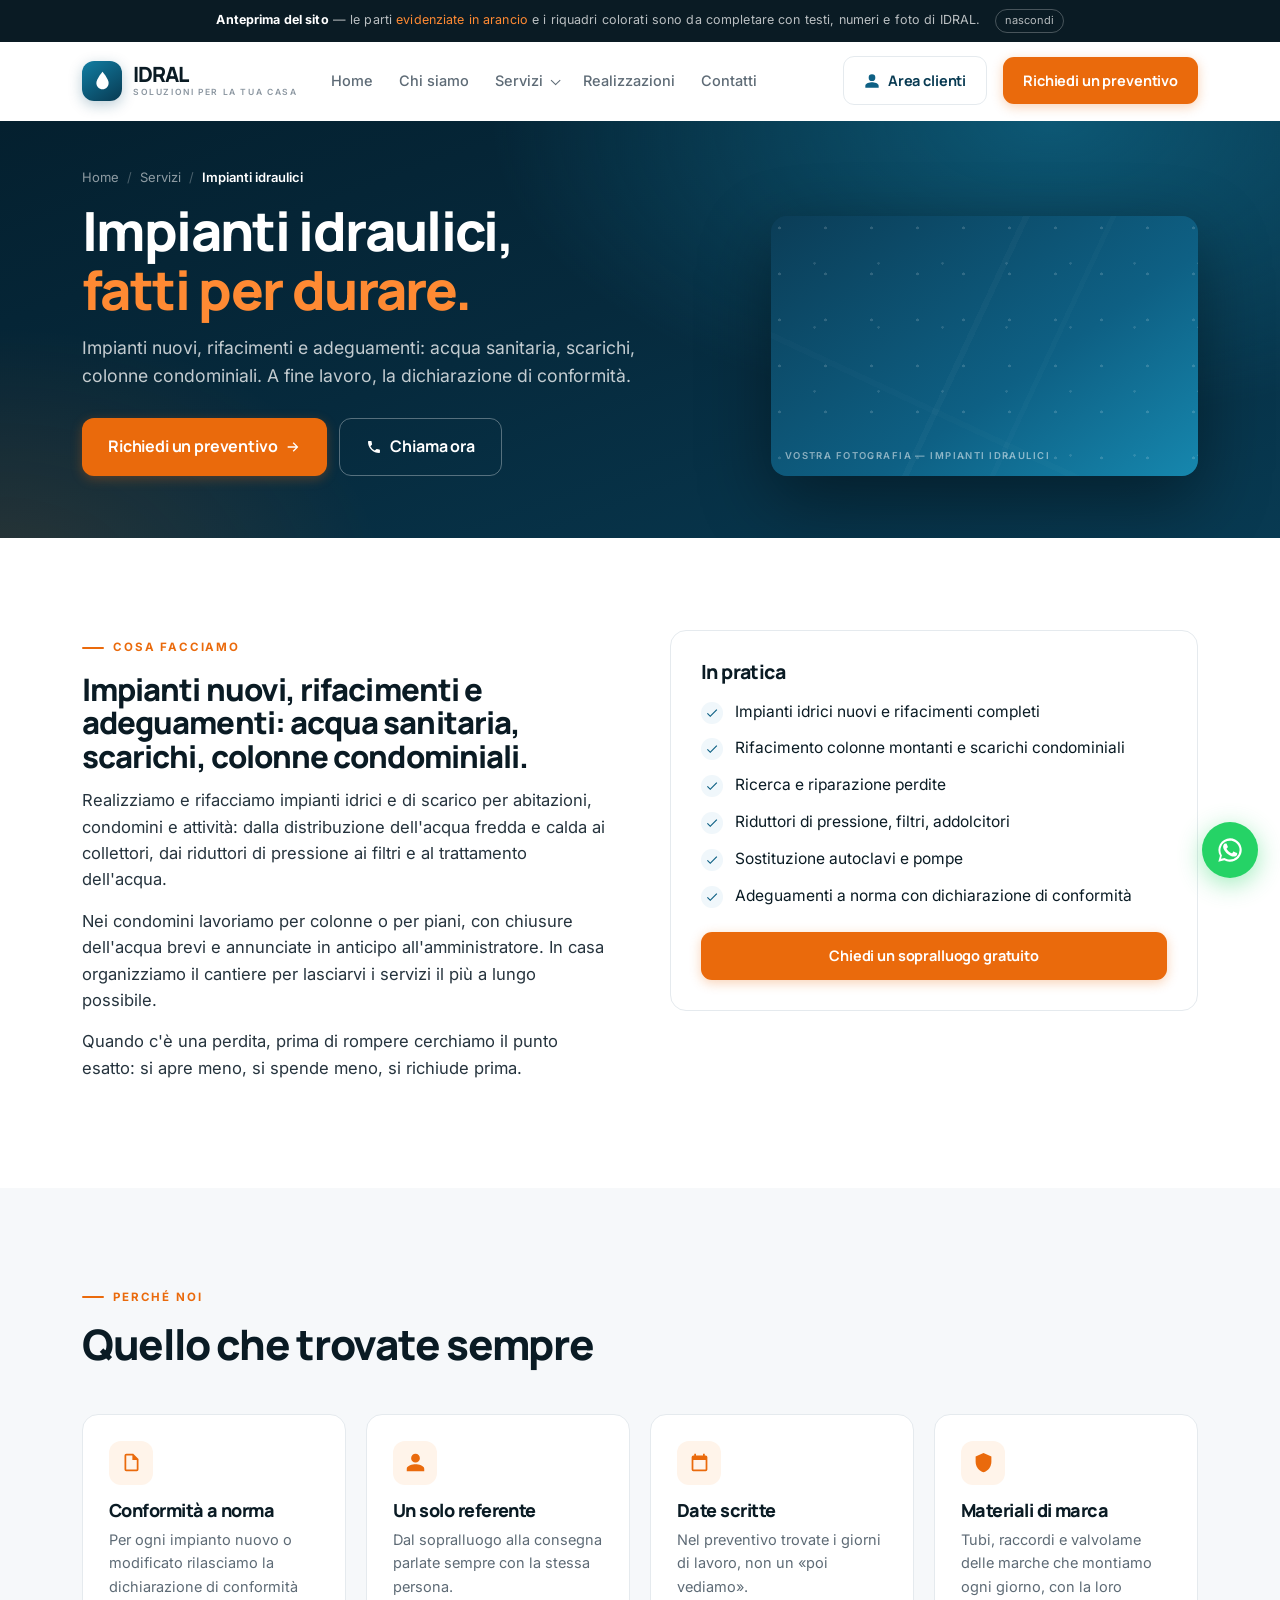
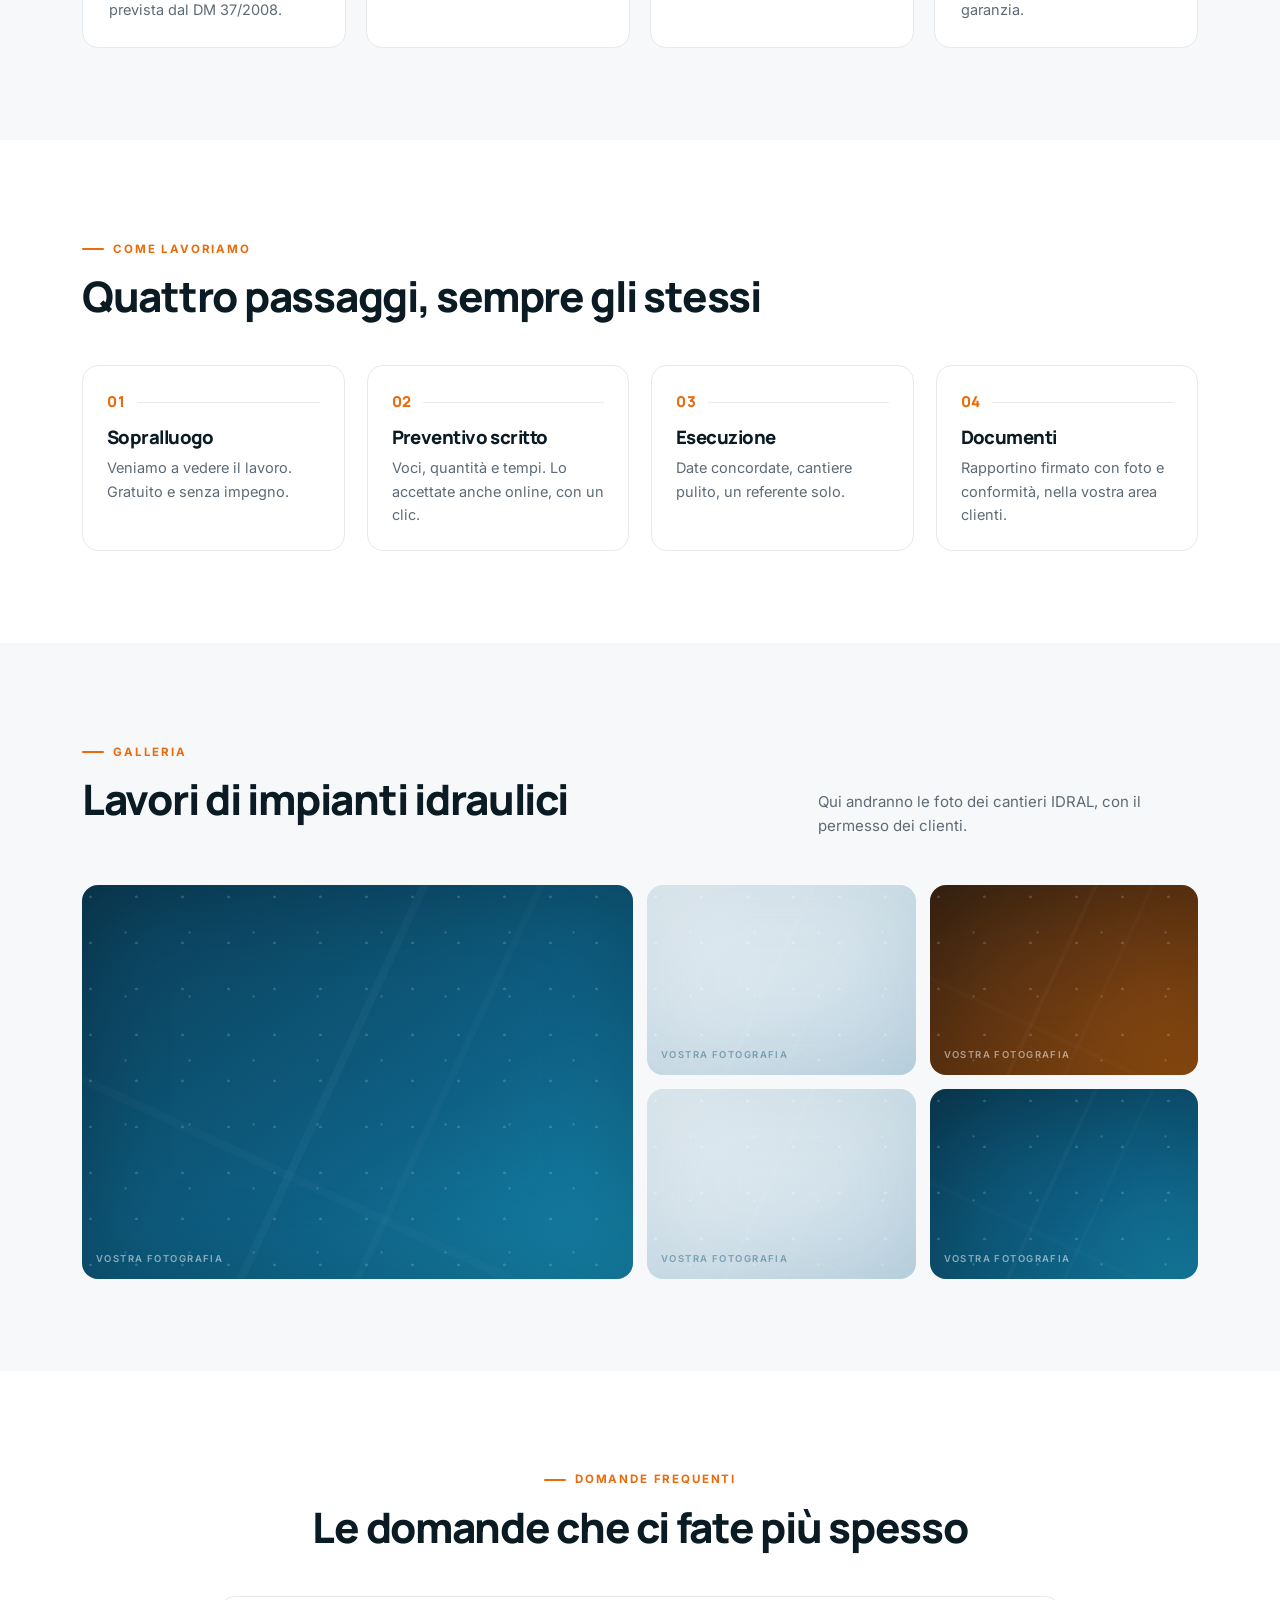
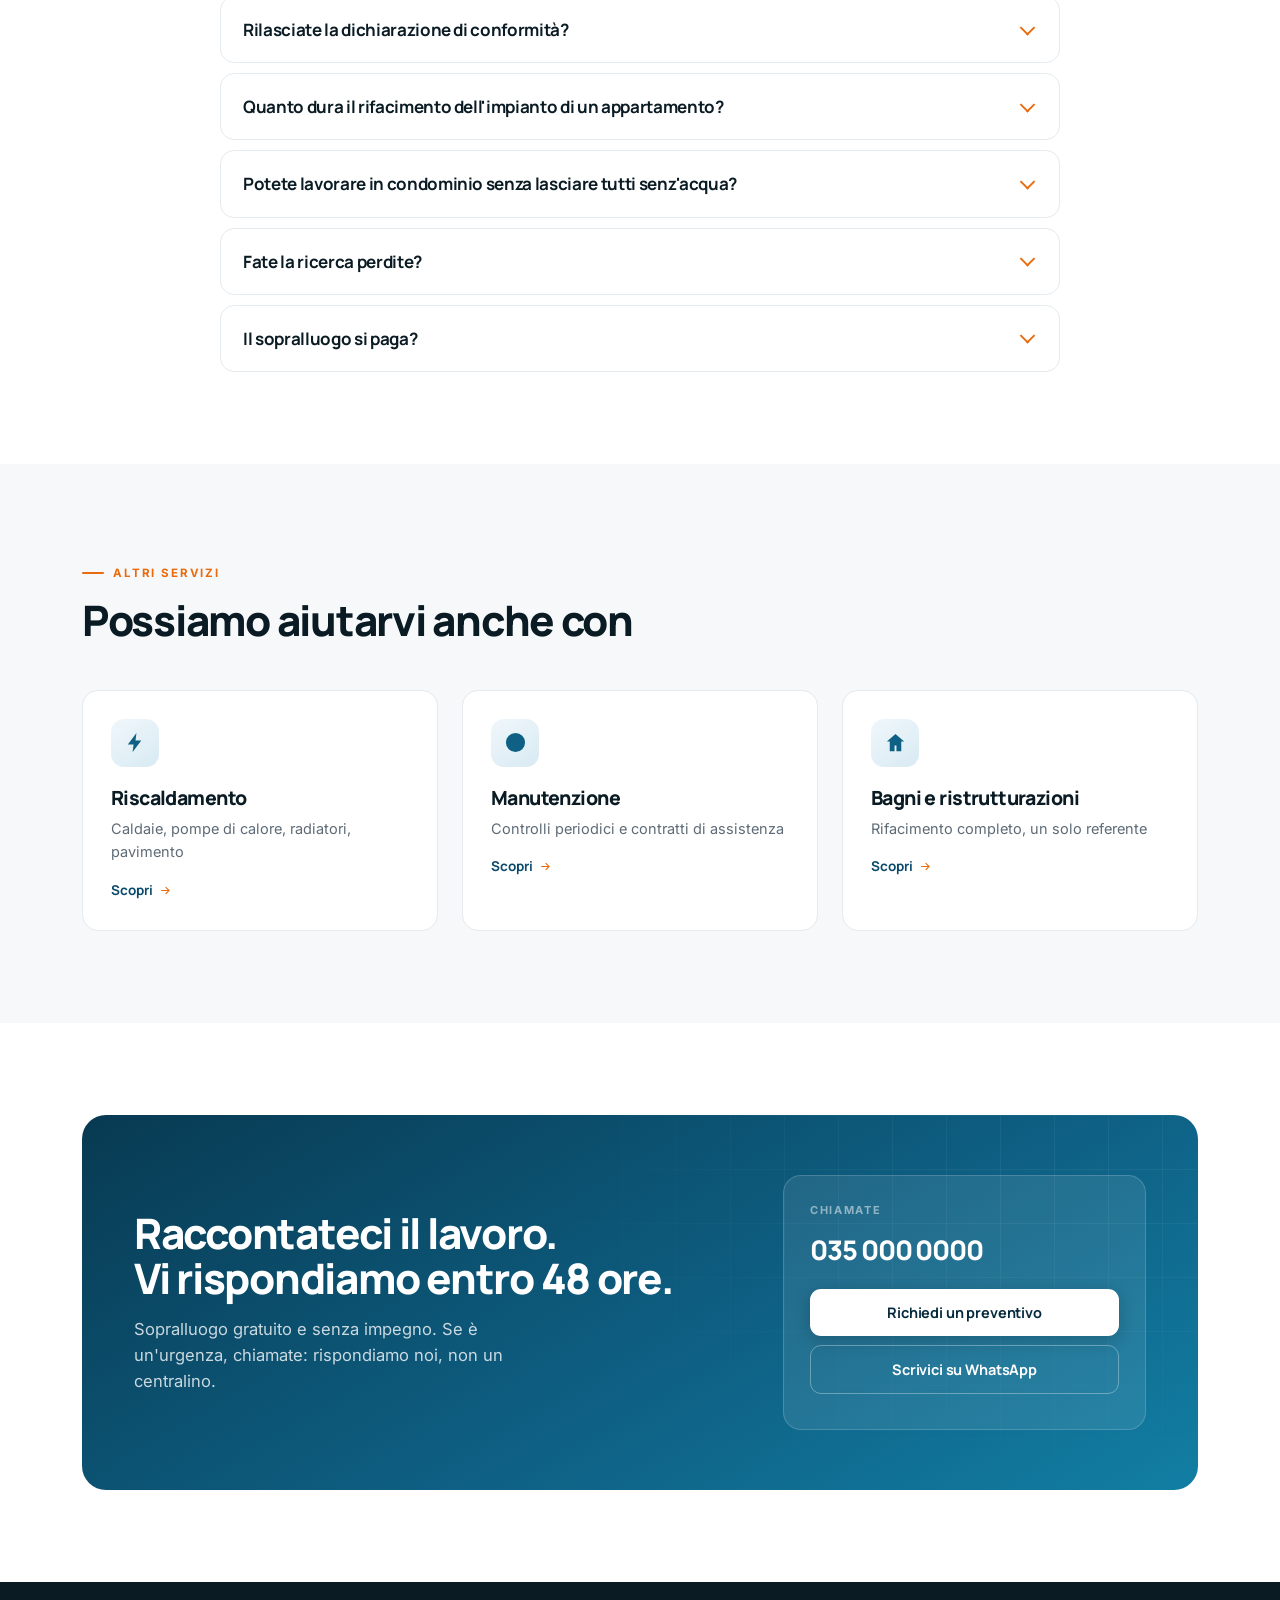
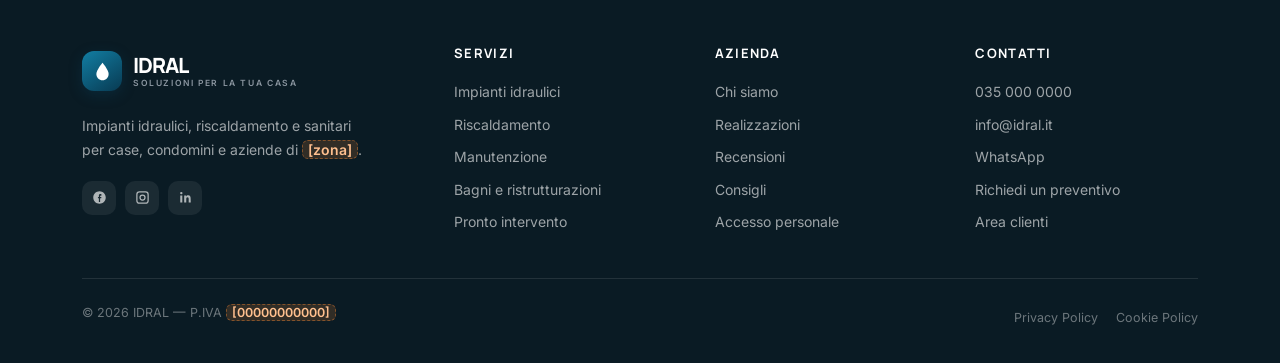
<file: servizi/impianti-idraulici/index.html>
<!doctype html>
<html lang="it">
<head>
<meta charset="utf-8">
<meta name="viewport" content="width=device-width,initial-scale=1">
<title>Impianti idraulici — IDRAL</title>
<meta name="description" content="Impianti idraulici nuovi, rifacimenti, colonne condominiali e ricerca perdite. Preventivo scritto e dichiarazione di conformità a fine lavoro.">
<!-- ⚠️ ANTEPRIMA: niente indicizzazione finche' i contenuti non sono quelli veri. Togliere al go-live (vedi README). -->
<meta name="robots" content="noindex, nofollow">
<meta name="theme-color" content="#062A3D">
<meta property="og:title" content="Impianti idraulici — IDRAL">
<meta property="og:description" content="Impianti idraulici nuovi, rifacimenti, colonne condominiali e ricerca perdite. Preventivo scritto e dichiarazione di conformità a fine lavoro.">
<meta property="og:type" content="website">
<meta property="og:locale" content="it_IT">
<link rel="icon" href="../../gestionale/icone/icona.svg" type="image/svg+xml">
<link rel="apple-touch-icon" href="../../gestionale/icone/icona-180.png">
<link rel="preload" href="../../assets/fonts/manrope-800.woff2" as="font" type="font/woff2" crossorigin>
<link rel="preload" href="../../assets/fonts/inter-400.woff2" as="font" type="font/woff2" crossorigin>
<link rel="stylesheet" href="../../assets/sito.css">
<script type="application/ld+json">{"@context": "https://schema.org", "@type": "BreadcrumbList", "itemListElement": [{"@type": "ListItem", "position": 1, "name": "Home"}, {"@type": "ListItem", "position": 2, "name": "Servizi"}, {"@type": "ListItem", "position": 3, "name": "Impianti idraulici"}]}</script>
<script type="application/ld+json">{"@context": "https://schema.org", "@type": "Service", "name": "Impianti idraulici", "description": "Impianti idraulici nuovi, rifacimenti, colonne condominiali e ricerca perdite. Preventivo scritto e dichiarazione di conformità a fine lavoro.", "provider": {"@type": "Plumber", "name": "IDRAL"}}</script>
<script type="application/ld+json">{"@context": "https://schema.org", "@type": "FAQPage", "mainEntity": [{"@type": "Question", "name": "Rilasciate la dichiarazione di conformità?", "acceptedAnswer": {"@type": "Answer", "text": "Sì. Per ogni impianto nuovo, trasformato o ampliato la rilasciamo a fine lavori, come prevede il DM 37/2008. Ne trovate copia anche nella vostra area clienti."}}, {"@type": "Question", "name": "Quanto dura il rifacimento dell'impianto di un appartamento?", "acceptedAnswer": {"@type": "Answer", "text": "Dipende dalla metratura e da quanti bagni e punti acqua ci sono. Ve lo scriviamo nel preventivo, con le date: è una delle voci su cui ci impegniamo."}}, {"@type": "Question", "name": "Potete lavorare in condominio senza lasciare tutti senz'acqua?", "acceptedAnswer": {"@type": "Answer", "text": "Sì: organizziamo il lavoro per colonne o per piani, con chiusure brevi e comunicate in anticipo all'amministratore e agli inquilini."}}, {"@type": "Question", "name": "Fate la ricerca perdite?", "acceptedAnswer": {"@type": "Answer", "text": "Sì. Prima di aprire cerchiamo di individuare il punto esatto della perdita, così si rompe il meno possibile."}}, {"@type": "Question", "name": "Il sopralluogo si paga?", "acceptedAnswer": {"@type": "Answer", "text": "Il sopralluogo per il preventivo è gratuito e senza impegno."}}]}</script>
</head>
<body>
<a class="skip" href="#contenuto">Vai al contenuto</a>
<div class="prev" id="pv"><b>Anteprima del sito</b> — le parti <span>evidenziate in arancio</span> e i riquadri colorati sono da completare con testi, numeri e foto di IDRAL. <button type="button" onclick="document.getElementById('pv').remove()">nascondi</button></div>
<header id="hdr"><div class="w hd">
  <a class="brand" href="../../" aria-label="IDRAL — home"><span class="g"><svg viewBox="0 0 24 24" aria-hidden="true"><path d="M12 2C12 2 5 10.2 5 14.8 5 18.8 8.1 22 12 22s7-3.2 7-7.2C19 10.2 12 2 12 2z"/></svg></span><span class="nm">IDRAL<small>Soluzioni per la tua casa</small></span></a>
  <nav aria-label="Menu principale"><a href="../../">Home</a><a href="../../chi-siamo/">Chi siamo</a><span class="dd"><a href="../../#servizi">Servizi</a><span class="menu"><div><a href="../../servizi/impianti-idraulici/" class="on" aria-current="page">Impianti idraulici<small>Nuovi impianti, rifacimenti, colonne e scarichi</small></a><a href="../../servizi/riscaldamento/">Riscaldamento<small>Caldaie, pompe di calore, radiatori, pavimento</small></a><a href="../../servizi/manutenzione/">Manutenzione<small>Controlli periodici e contratti di assistenza</small></a><a href="../../servizi/bagni-e-ristrutturazioni/">Bagni e ristrutturazioni<small>Rifacimento completo, un solo referente</small></a></div></span></span><a href="../../#lavori">Realizzazioni</a><a href="../../#contatti">Contatti</a></nav>
  <button class="burger" type="button" aria-label="Apri il menu" aria-expanded="false" aria-controls="mnav"><i></i><i></i><i></i></button>
  <div class="r">
    <a class="tel" href="tel:+390350000000"><svg viewBox="0 0 24 24" aria-hidden="true"><path d="M6.6 10.8a15 15 0 006.6 6.6l2.2-2.2a1 1 0 011-.2 11 11 0 003.5.6 1 1 0 011 1V20a1 1 0 01-1 1A17 17 0 013 4a1 1 0 011-1h3.5a1 1 0 011 1 11 11 0 00.6 3.5 1 1 0 01-.2 1l-2.3 2.3z"/></svg>035 000 0000</a>
    <a class="b ar" href="../../gestionale/#/accesso?porta=cliente" title="Area clienti"><svg viewBox="0 0 24 24" aria-hidden="true"><path d="M12 12a5 5 0 100-10 5 5 0 000 10zm0 2c-3.3 0-10 1.7-10 5v3h20v-3c0-3.3-6.7-5-10-5z"/></svg><span class="t">Area clienti</span></a>
    <a class="b p" href="../../#preventivo"><span class="d1">Richiedi un preventivo</span><span class="d2">Preventivo</span></a>
  </div>
</div></header>
<div class="mnav" id="mnav">
  <a href="../../">Home</a><a href="../../chi-siamo/">Chi siamo</a><a href="../../#servizi">Servizi</a>
  <a class="sub" href="../../servizi/impianti-idraulici/">Impianti idraulici</a><a class="sub" href="../../servizi/riscaldamento/">Riscaldamento</a><a class="sub" href="../../servizi/manutenzione/">Manutenzione</a><a class="sub" href="../../servizi/bagni-e-ristrutturazioni/">Bagni e ristrutturazioni</a>
  <a href="../../#lavori">Realizzazioni</a><a href="../../#contatti">Contatti</a>
  <div class="bb"><a class="b p" href="../../#preventivo">Richiedi un preventivo</a><a class="b ar" href="../../gestionale/#/accesso?porta=cliente"><svg viewBox="0 0 24 24" aria-hidden="true"><path d="M12 12a5 5 0 100-10 5 5 0 000 10zm0 2c-3.3 0-10 1.7-10 5v3h20v-3c0-3.3-6.7-5-10-5z"/></svg> Area clienti</a><a class="b o" href="tel:+390350000000"><svg viewBox="0 0 24 24" aria-hidden="true"><path d="M6.6 10.8a15 15 0 006.6 6.6l2.2-2.2a1 1 0 011-.2 11 11 0 003.5.6 1 1 0 011 1V20a1 1 0 01-1 1A17 17 0 013 4a1 1 0 011-1h3.5a1 1 0 011 1 11 11 0 00.6 3.5 1 1 0 01-.2 1l-2.3 2.3z"/></svg> Chiama 035 000 0000</a></div>
</div>
<main id="contenuto">
<section class="phero"><div class="bgw"></div><div class="w">
  <div><div class="bric"><a href="../../">Home</a><span>/</span><a href="../../#servizi">Servizi</a><span>/</span><b style="color:#fff;font-weight:600">Impianti idraulici</b></div><h1>Impianti idraulici,<br><em>fatti per durare.</em></h1><p class="lead">Impianti nuovi, rifacimenti e adeguamenti: acqua sanitaria, scarichi, colonne condominiali. A fine lavoro, la dichiarazione di conformità.</p>
   <div class="acts"><a class="b p lg" href="../../#preventivo">Richiedi un preventivo<svg viewBox="0 0 24 24" aria-hidden="true"><path d="M13 5l7 7-7 7-1.4-1.4 4.6-4.6H4v-2h12.2l-4.6-4.6z"/></svg></a><a class="b gh lg" href="tel:+390350000000"><svg viewBox="0 0 24 24" aria-hidden="true"><path d="M6.6 10.8a15 15 0 006.6 6.6l2.2-2.2a1 1 0 011-.2 11 11 0 003.5.6 1 1 0 011 1V20a1 1 0 01-1 1A17 17 0 013 4a1 1 0 011-1h3.5a1 1 0 011 1 11 11 0 00.6 3.5 1 1 0 01-.2 1l-2.3 2.3z"/></svg>Chiama ora</a></div></div>
  <div class="iz" data-l="Vostra fotografia — impianti idraulici"></div>
</div></section>
<section><div class="w"><div class="g2" style="gap:60px;align-items:start">
  <div class="prosa rv"><div class="kick">Cosa facciamo</div><h2 style="margin-top:0">Impianti nuovi, rifacimenti e adeguamenti: acqua sanitaria, scarichi, colonne condominiali.</h2><p>Realizziamo e rifacciamo impianti idrici e di scarico per abitazioni, condomini e attività: dalla distribuzione dell'acqua fredda e calda ai collettori, dai riduttori di pressione ai filtri e al trattamento dell'acqua.</p><p>Nei condomini lavoriamo per colonne o per piani, con chiusure dell'acqua brevi e annunciate in anticipo all'amministratore. In casa organizziamo il cantiere per lasciarvi i servizi il più a lungo possibile.</p><p>Quando c'è una perdita, prima di rompere cerchiamo il punto esatto: si apre meno, si spende meno, si richiude prima.</p></div>
  <div class="rv"><div class="card" style="padding:30px"><h3 style="margin-bottom:18px">In pratica</h3><ul class="lista-ok"><li>Impianti idrici nuovi e rifacimenti completi</li><li>Rifacimento colonne montanti e scarichi condominiali</li><li>Ricerca e riparazione perdite</li><li>Riduttori di pressione, filtri, addolcitori</li><li>Sostituzione autoclavi e pompe</li><li>Adeguamenti a norma con dichiarazione di conformità</li></ul><a class="b p" style="margin-top:24px;width:100%" href="../../#preventivo">Chiedi un sopralluogo gratuito</a></div></div>
</div></div></section>
<section class="sand"><div class="w">
  <div class="head rv"><div class="kick">Perché noi</div><h2>Quello che trovate sempre</h2></div>
  <div class="g4 rv"><div class="val"><div class="n"><svg viewBox="0 0 24 24" aria-hidden="true"><path d="M14 2H6a2 2 0 00-2 2v16a2 2 0 002 2h12a2 2 0 002-2V8l-6-6zm4 18H6V4h7v5h5v11z"/></svg></div><h3>Conformità a norma</h3><p>Per ogni impianto nuovo o modificato rilasciamo la dichiarazione di conformità prevista dal DM 37/2008.</p></div><div class="val"><div class="n"><svg viewBox="0 0 24 24" aria-hidden="true"><path d="M12 12a5 5 0 100-10 5 5 0 000 10zm0 2c-3.3 0-10 1.7-10 5v3h20v-3c0-3.3-6.7-5-10-5z"/></svg></div><h3>Un solo referente</h3><p>Dal sopralluogo alla consegna parlate sempre con la stessa persona.</p></div><div class="val"><div class="n"><svg viewBox="0 0 24 24" aria-hidden="true"><path d="M19 4h-1V2h-2v2H8V2H6v2H5a2 2 0 00-2 2v14a2 2 0 002 2h14a2 2 0 002-2V6a2 2 0 00-2-2zm0 16H5V9h14v11z"/></svg></div><h3>Date scritte</h3><p>Nel preventivo trovate i giorni di lavoro, non un «poi vediamo».</p></div><div class="val"><div class="n"><svg viewBox="0 0 24 24" aria-hidden="true"><path d="M12 1L3 5v6c0 5.6 3.8 10.7 9 12 5.2-1.3 9-6.4 9-12V5l-9-4z"/></svg></div><h3>Materiali di marca</h3><p>Tubi, raccordi e valvolame delle marche che montiamo ogni giorno, con la loro garanzia.</p></div></div>
</div></section>
<section><div class="w">
  <div class="head rv"><div class="kick">Come lavoriamo</div><h2>Quattro passaggi, sempre gli stessi</h2></div>
  <div class="proc rv">
   <div class="step"><div class="n">01</div><h3>Sopralluogo</h3><p>Veniamo a vedere il lavoro. Gratuito e senza impegno.</p></div>
   <div class="step"><div class="n">02</div><h3>Preventivo scritto</h3><p>Voci, quantità e tempi. Lo accettate anche online, con un clic.</p></div>
   <div class="step"><div class="n">03</div><h3>Esecuzione</h3><p>Date concordate, cantiere pulito, un referente solo.</p></div>
   <div class="step"><div class="n">04</div><h3>Documenti</h3><p>Rapportino firmato con foto e conformità, nella vostra area clienti.</p></div>
  </div>
</div></section>
<section class="sand"><div class="w">
  <div class="split rv"><div><div class="kick">Galleria</div><h2>Lavori di impianti idraulici</h2></div><p class="lede" style="font-size:15px;max-width:380px">Qui andranno le foto dei cantieri IDRAL, con il permesso dei clienti.</p></div>
  <div class="gal rv"><div class="iz" data-l="Vostra fotografia"></div><div class="iz lt" data-l="Vostra fotografia"></div><div class="iz wm" data-l="Vostra fotografia"></div><div class="iz lt" data-l="Vostra fotografia"></div><div class="iz" data-l="Vostra fotografia"></div></div>
</div></section>
<section><div class="w">
  <div class="head ctr rv"><div class="kick">Domande frequenti</div><h2>Le domande che ci fate più spesso</h2></div>
  <div class="faq rv"><details><summary>Rilasciate la dichiarazione di conformità?</summary><p>Sì. Per ogni impianto nuovo, trasformato o ampliato la rilasciamo a fine lavori, come prevede il DM 37/2008. Ne trovate copia anche nella vostra area clienti.</p></details><details><summary>Quanto dura il rifacimento dell'impianto di un appartamento?</summary><p>Dipende dalla metratura e da quanti bagni e punti acqua ci sono. Ve lo scriviamo nel preventivo, con le date: è una delle voci su cui ci impegniamo.</p></details><details><summary>Potete lavorare in condominio senza lasciare tutti senz'acqua?</summary><p>Sì: organizziamo il lavoro per colonne o per piani, con chiusure brevi e comunicate in anticipo all'amministratore e agli inquilini.</p></details><details><summary>Fate la ricerca perdite?</summary><p>Sì. Prima di aprire cerchiamo di individuare il punto esatto della perdita, così si rompe il meno possibile.</p></details><details><summary>Il sopralluogo si paga?</summary><p>Il sopralluogo per il preventivo è gratuito e senza impegno.</p></details></div>
</div></section>

<section class="sand"><div class="w">
  <div class="head rv"><div class="kick">Altri servizi</div><h2>Possiamo aiutarvi anche con</h2></div>
  <div class="g3 rv altri"><a class="card" href="../../servizi/riscaldamento/"><div class="ic"><svg viewBox="0 0 24 24" aria-hidden="true"><path d="M13 2L4 14h6l-1 8 9-12h-6l1-8z"/></svg></div><h3>Riscaldamento</h3><p>Caldaie, pompe di calore, radiatori, pavimento</p><span class="go">Scopri<svg viewBox="0 0 24 24" aria-hidden="true"><path d="M13 5l7 7-7 7-1.4-1.4 4.6-4.6H4v-2h12.2l-4.6-4.6z"/></svg></span></a><a class="card" href="../../servizi/manutenzione/"><div class="ic"><svg viewBox="0 0 24 24" aria-hidden="true"><path d="M12 2a10 10 0 100 20 10 10 0 000-20zm1 5h-2v6l5 3 1-1.7-4-2.3V7z"/></svg></div><h3>Manutenzione</h3><p>Controlli periodici e contratti di assistenza</p><span class="go">Scopri<svg viewBox="0 0 24 24" aria-hidden="true"><path d="M13 5l7 7-7 7-1.4-1.4 4.6-4.6H4v-2h12.2l-4.6-4.6z"/></svg></span></a><a class="card" href="../../servizi/bagni-e-ristrutturazioni/"><div class="ic"><svg viewBox="0 0 24 24" aria-hidden="true"><path d="M12 3l9 8h-3v10h-5v-6h-2v6H6V11H3z"/></svg></div><h3>Bagni e ristrutturazioni</h3><p>Rifacimento completo, un solo referente</p><span class="go">Scopri<svg viewBox="0 0 24 24" aria-hidden="true"><path d="M13 5l7 7-7 7-1.4-1.4 4.6-4.6H4v-2h12.2l-4.6-4.6z"/></svg></span></a></div>
</div></section>
<section><div class="w"><div class="cta rv"><div class="in"><h2>Raccontateci il lavoro.<br>Vi rispondiamo entro 48 ore.</h2><p>Sopralluogo gratuito e senza impegno. Se è un'urgenza, chiamate: rispondiamo noi, non un centralino.</p></div><div class="bx"><div class="lb">Chiamate</div><a class="num" href="tel:+390350000000" style="display:block">035 000 0000</a><a class="b w" href="../../#preventivo">Richiedi un preventivo</a><a class="b gh" href="https://wa.me/390350000000" target="_blank" rel="noopener">Scrivici su WhatsApp</a></div></div></div></section>
</main>
<footer>
 <div class="w">
  <div class="cols">
   <div>
    <a class="brand" href="../../" aria-label="IDRAL — home"><span class="g"><svg viewBox="0 0 24 24" aria-hidden="true"><path d="M12 2C12 2 5 10.2 5 14.8 5 18.8 8.1 22 12 22s7-3.2 7-7.2C19 10.2 12 2 12 2z"/></svg></span><span class="nm">IDRAL<small>Soluzioni per la tua casa</small></span></a>
    <p class="abt">Impianti idraulici, riscaldamento e sanitari per case, condomini e aziende di <span class="ph">[zona]</span>.</p>
    <div class="soc"><i title="Facebook"><svg viewBox="0 0 24 24"><path d="M12 2C6.5 2 2 6.5 2 12s4.5 10 10 10 10-4.5 10-10S17.5 2 12 2zm3 7h-1.5c-.4 0-.5.2-.5.5V11H15l-.2 2H13v6h-2v-6H9.5v-2H11V9c0-1.5.8-2.5 2.5-2.5H15v2z"/></svg></i><i title="Instagram"><svg viewBox="0 0 24 24"><path d="M12 7a5 5 0 100 10 5 5 0 000-10zm0 8a3 3 0 110-6 3 3 0 010 6zM17 2H7a5 5 0 00-5 5v10a5 5 0 005 5h10a5 5 0 005-5V7a5 5 0 00-5-5zm3 15a3 3 0 01-3 3H7a3 3 0 01-3-3V7a3 3 0 013-3h10a3 3 0 013 3z"/></svg></i><i title="LinkedIn"><svg viewBox="0 0 24 24"><path d="M6.9 8.7H3.6V20h3.3zM5.3 3a1.9 1.9 0 100 3.8 1.9 1.9 0 000-3.8zM20.4 20h-3.3v-5.5c0-1.3 0-3-1.8-3s-2.1 1.4-2.1 2.9V20H9.9V8.7h3.2v1.5h.1c.4-.8 1.5-1.7 3.1-1.7 3.3 0 3.9 2.2 3.9 5z"/></svg></i></div>
   </div>
   <div><h4>Servizi</h4><a href="../../servizi/impianti-idraulici/">Impianti idraulici</a><a href="../../servizi/riscaldamento/">Riscaldamento</a><a href="../../servizi/manutenzione/">Manutenzione</a><a href="../../servizi/bagni-e-ristrutturazioni/">Bagni e ristrutturazioni</a><a href="../../servizi/manutenzione/#pronto-intervento">Pronto intervento</a></div>
   <div><h4>Azienda</h4><a href="../../chi-siamo/">Chi siamo</a><a href="../../#lavori">Realizzazioni</a><a href="../../#recensioni">Recensioni</a><a href="../../#blog">Consigli</a><a href="../../gestionale/#/accesso?porta=personale">Accesso personale</a></div>
   <div><h4>Contatti</h4><a href="tel:+390350000000">035 000 0000</a><a href="mailto:info@idral.it">info@idral.it</a><a href="https://wa.me/390350000000" rel="noopener" target="_blank">WhatsApp</a><a href="../../#preventivo">Richiedi un preventivo</a><a href="../../gestionale/#/accesso?porta=cliente">Area clienti</a></div>
  </div>
  <div class="end">
   <div>© <span data-anno>2026</span> IDRAL — P.IVA <span class="ph">[00000000000]</span></div>
   <div class="lk"><a href="../../privacy/">Privacy Policy</a><a href="../../cookie/">Cookie Policy</a></div>
  </div>
 </div>
</footer>
<a class="fab" href="https://wa.me/390350000000" target="_blank" rel="noopener" aria-label="Scrivici su WhatsApp"><svg viewBox="0 0 24 24" aria-hidden="true"><path d="M17.5 14.4c-.3-.2-1.8-.9-2-1-.3-.1-.5-.2-.7.1s-.7 1-.9 1.2c-.2.2-.3.2-.6.1-.3-.2-1.3-.5-2.4-1.5-.9-.8-1.5-1.8-1.7-2.1-.2-.3 0-.5.1-.6l.5-.5c.1-.2.2-.3.3-.5 0-.2 0-.4 0-.5 0-.2-.7-1.6-.9-2.2-.2-.6-.5-.5-.7-.5h-.6c-.2 0-.5.1-.8.4-.3.3-1 1-1 2.5s1.1 2.9 1.2 3.1c.1.2 2.1 3.2 5.1 4.5.7.3 1.3.5 1.7.6.7.2 1.4.2 1.9.1.6-.1 1.8-.7 2-1.4.2-.7.2-1.3.2-1.4-.1-.2-.3-.2-.6-.4zM12 2a10 10 0 00-8.6 15L2 22l5.1-1.3A10 10 0 1012 2zm0 18.2c-1.6 0-3.1-.4-4.4-1.2l-.3-.2-3 .8.8-3-.2-.3a8.2 8.2 0 1115.3-4.3 8.2 8.2 0 01-8.2 8.2z"/></svg></a>
<button class="su" type="button" aria-label="Torna su"><svg viewBox="0 0 24 24" aria-hidden="true"><path d="M7.4 15.4L12 10.8l4.6 4.6L18 14l-6-6-6 6z"/></svg></button>
<script src="../../assets/sito.js" defer></script>
</body>
</html>
</file>
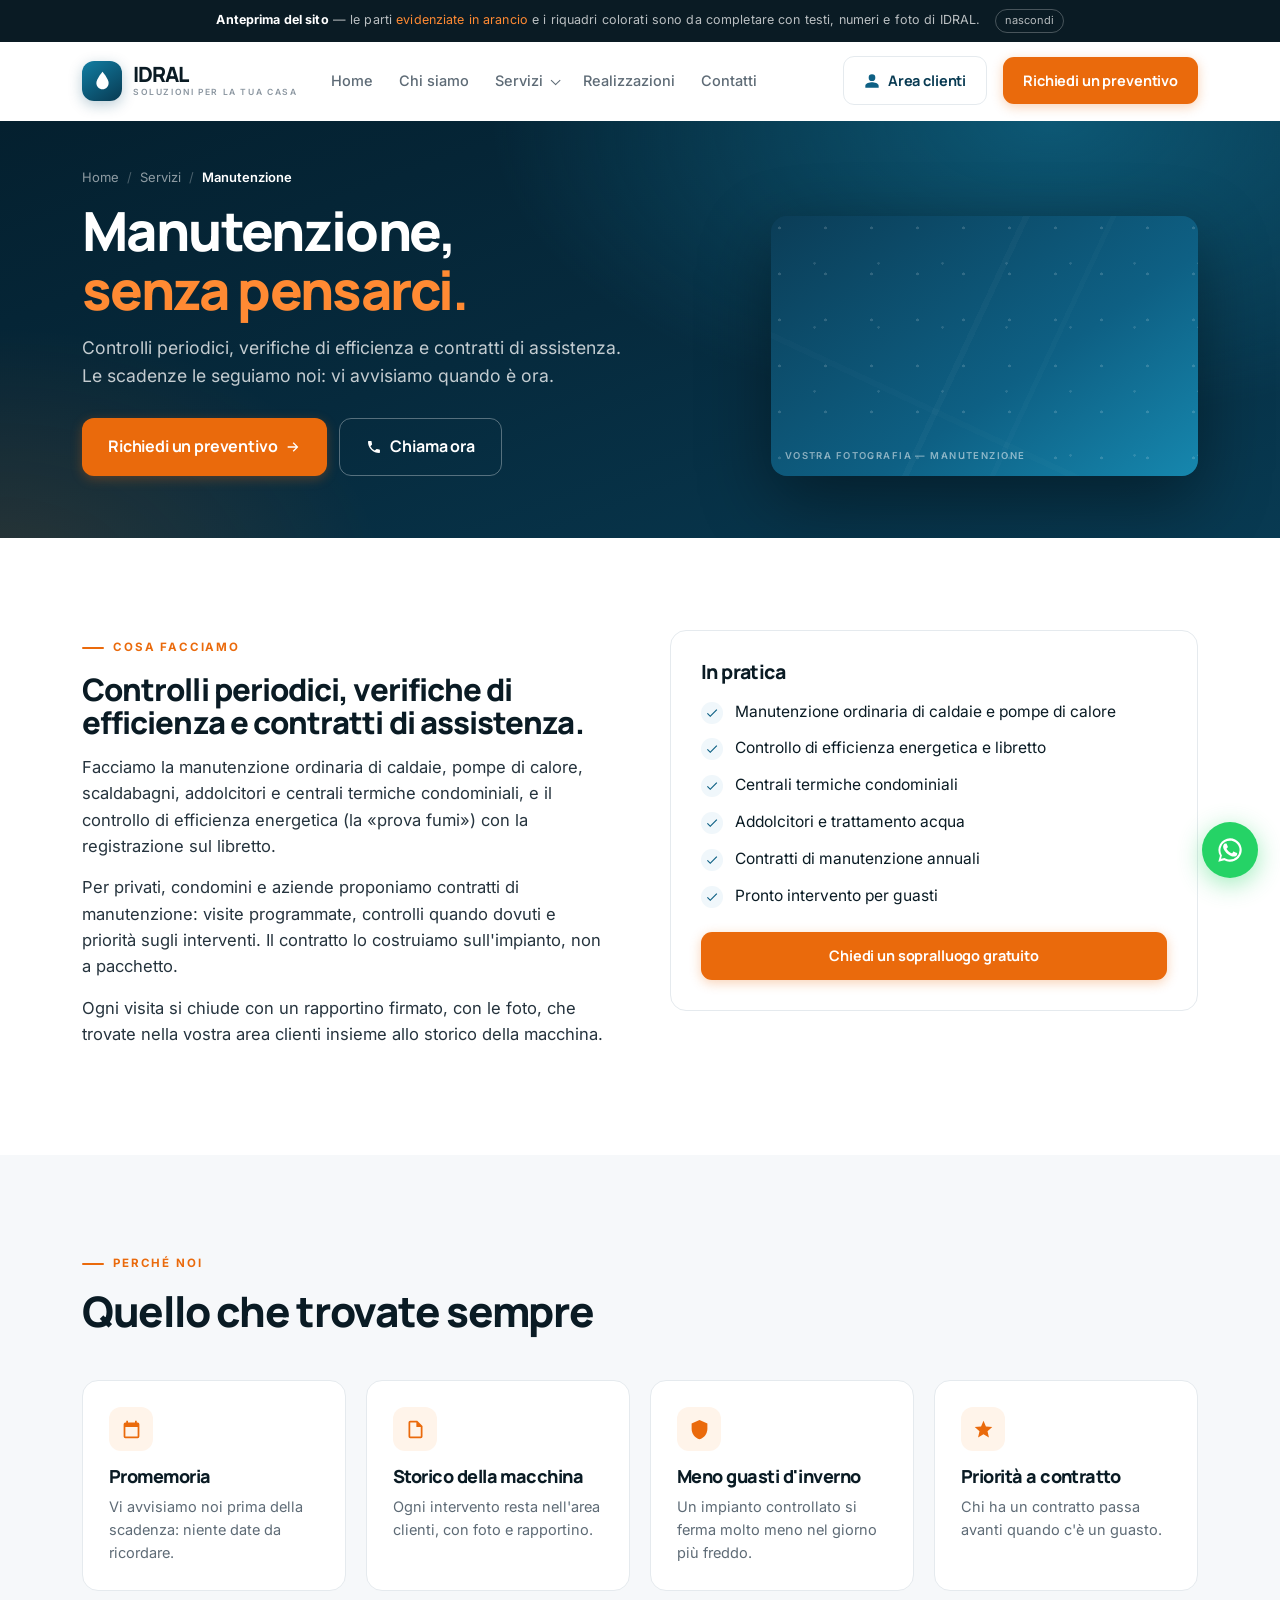
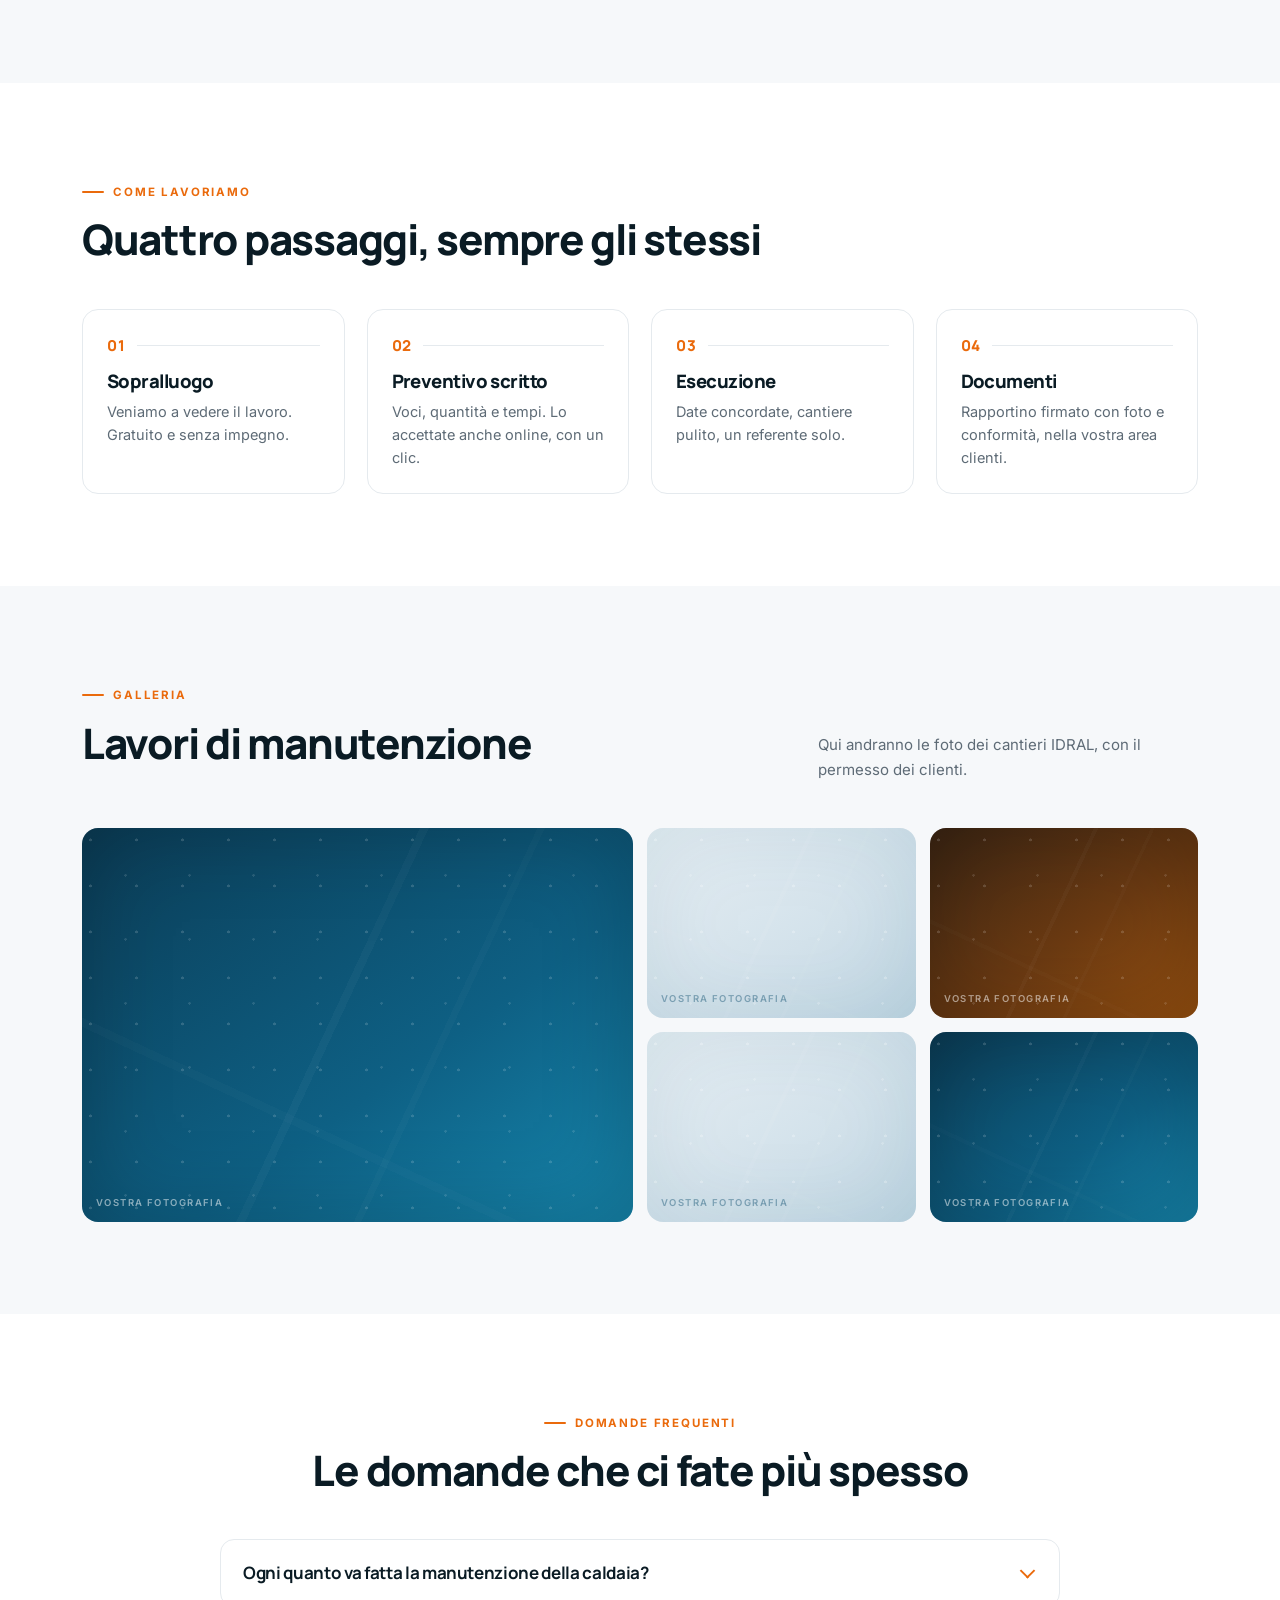
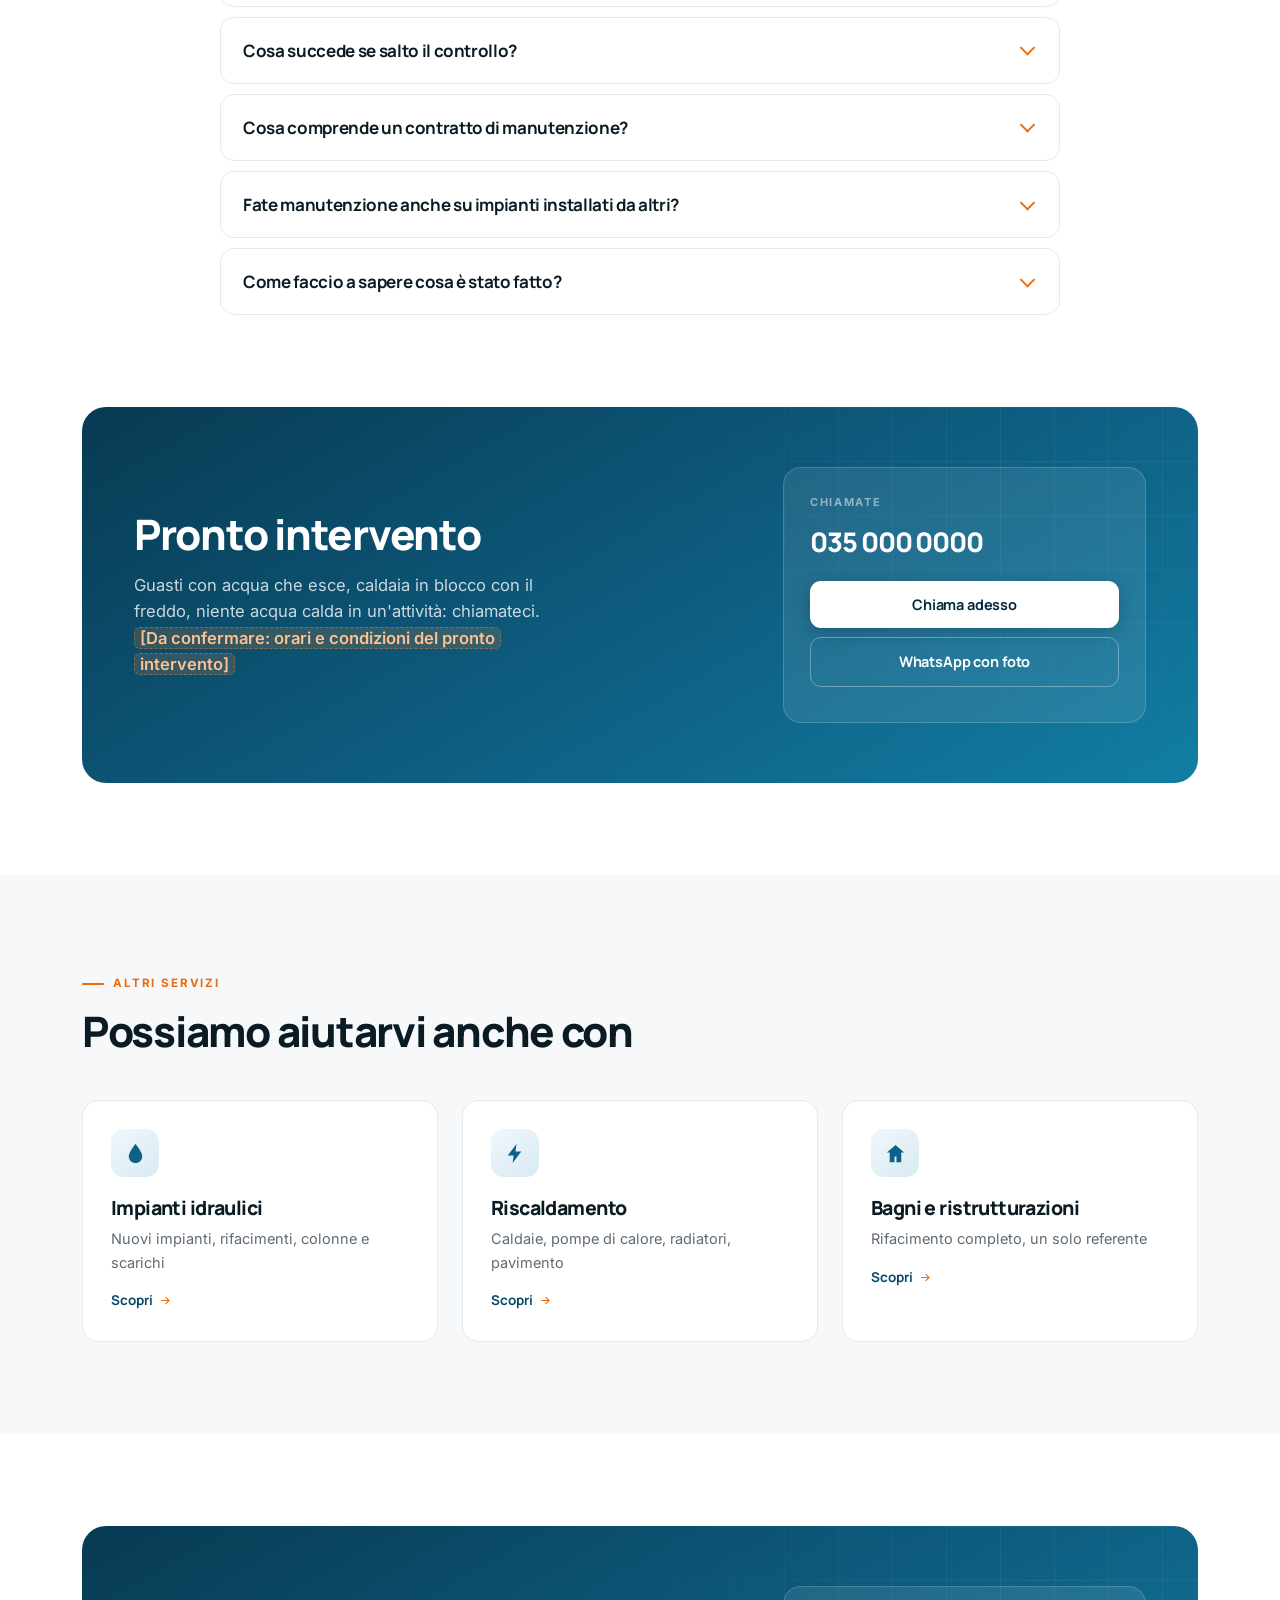
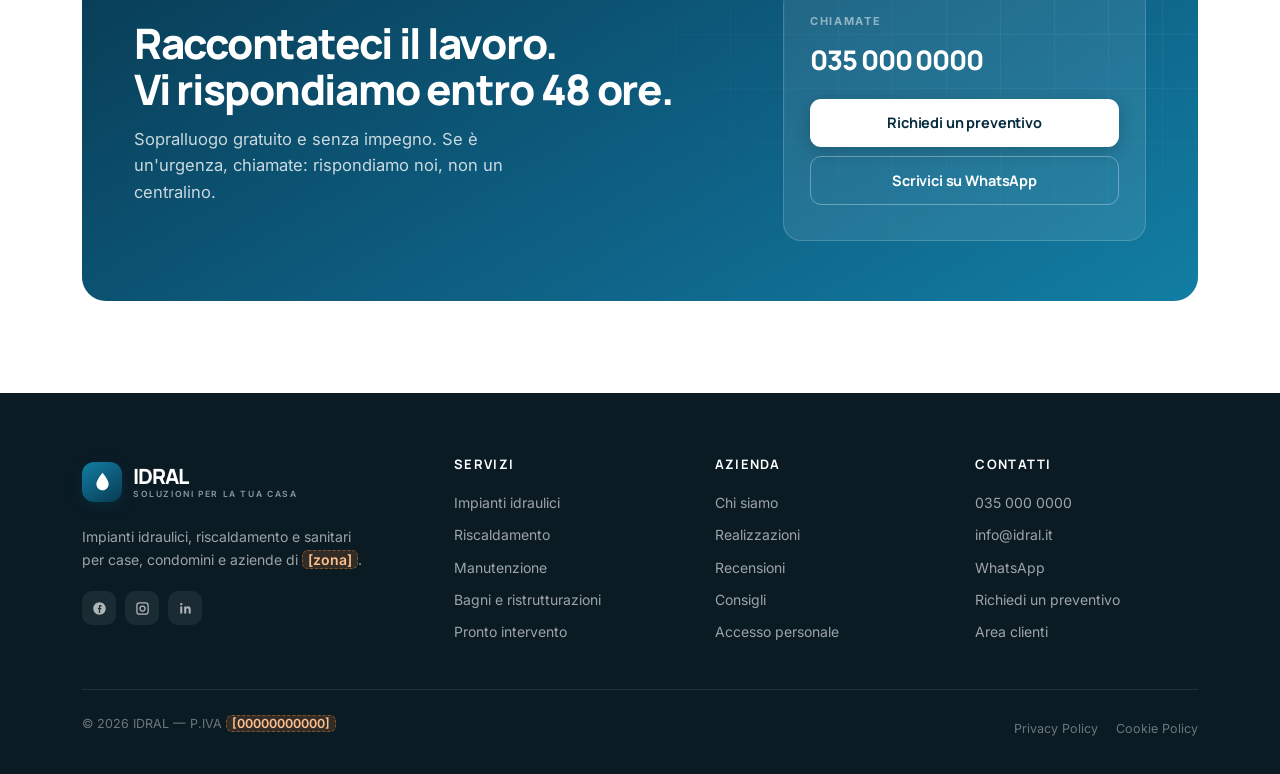
<file: servizi/manutenzione/index.html>
<!doctype html>
<html lang="it">
<head>
<meta charset="utf-8">
<meta name="viewport" content="width=device-width,initial-scale=1">
<title>Manutenzione — IDRAL</title>
<meta name="description" content="Manutenzione di caldaie, pompe di calore, scaldabagni e centrali termiche. Controllo fumi, contratti di assistenza e pronto intervento.">
<!-- ⚠️ ANTEPRIMA: niente indicizzazione finche' i contenuti non sono quelli veri. Togliere al go-live (vedi README). -->
<meta name="robots" content="noindex, nofollow">
<meta name="theme-color" content="#062A3D">
<meta property="og:title" content="Manutenzione — IDRAL">
<meta property="og:description" content="Manutenzione di caldaie, pompe di calore, scaldabagni e centrali termiche. Controllo fumi, contratti di assistenza e pronto intervento.">
<meta property="og:type" content="website">
<meta property="og:locale" content="it_IT">
<link rel="icon" href="../../gestionale/icone/icona.svg" type="image/svg+xml">
<link rel="apple-touch-icon" href="../../gestionale/icone/icona-180.png">
<link rel="preload" href="../../assets/fonts/manrope-800.woff2" as="font" type="font/woff2" crossorigin>
<link rel="preload" href="../../assets/fonts/inter-400.woff2" as="font" type="font/woff2" crossorigin>
<link rel="stylesheet" href="../../assets/sito.css">
<script type="application/ld+json">{"@context": "https://schema.org", "@type": "BreadcrumbList", "itemListElement": [{"@type": "ListItem", "position": 1, "name": "Home"}, {"@type": "ListItem", "position": 2, "name": "Servizi"}, {"@type": "ListItem", "position": 3, "name": "Manutenzione"}]}</script>
<script type="application/ld+json">{"@context": "https://schema.org", "@type": "Service", "name": "Manutenzione", "description": "Manutenzione di caldaie, pompe di calore, scaldabagni e centrali termiche. Controllo fumi, contratti di assistenza e pronto intervento.", "provider": {"@type": "Plumber", "name": "IDRAL"}}</script>
<script type="application/ld+json">{"@context": "https://schema.org", "@type": "FAQPage", "mainEntity": [{"@type": "Question", "name": "Ogni quanto va fatta la manutenzione della caldaia?", "acceptedAnswer": {"@type": "Answer", "text": "La frequenza la indica il costruttore o l'installatore nel libretto; il controllo di efficienza energetica ha scadenze fissate dalla normativa e dalle regole della vostra regione. Le segniamo noi e vi avvisiamo prima."}}, {"@type": "Question", "name": "Cosa succede se salto il controllo?", "acceptedAnswer": {"@type": "Answer", "text": "Oltre al rischio di guasti e consumi più alti, un impianto non in regola può comportare sanzioni in caso di verifica da parte degli enti competenti."}}, {"@type": "Question", "name": "Cosa comprende un contratto di manutenzione?", "acceptedAnswer": {"@type": "Answer", "text": "Le visite programmate, il controllo di efficienza quando dovuto, la priorità sugli interventi e condizioni concordate sulla manodopera. Lo costruiamo sul vostro impianto."}}, {"@type": "Question", "name": "Fate manutenzione anche su impianti installati da altri?", "acceptedAnswer": {"@type": "Answer", "text": "Sì. Alla prima visita controlliamo lo stato dell'impianto e dei documenti e vi diciamo cosa serve, se serve qualcosa."}}, {"@type": "Question", "name": "Come faccio a sapere cosa è stato fatto?", "acceptedAnswer": {"@type": "Answer", "text": "Dopo ogni visita trovate nell'area clienti il rapportino firmato, con le foto del lavoro e i materiali usati."}}]}</script>
</head>
<body>
<a class="skip" href="#contenuto">Vai al contenuto</a>
<div class="prev" id="pv"><b>Anteprima del sito</b> — le parti <span>evidenziate in arancio</span> e i riquadri colorati sono da completare con testi, numeri e foto di IDRAL. <button type="button" onclick="document.getElementById('pv').remove()">nascondi</button></div>
<header id="hdr"><div class="w hd">
  <a class="brand" href="../../" aria-label="IDRAL — home"><span class="g"><svg viewBox="0 0 24 24" aria-hidden="true"><path d="M12 2C12 2 5 10.2 5 14.8 5 18.8 8.1 22 12 22s7-3.2 7-7.2C19 10.2 12 2 12 2z"/></svg></span><span class="nm">IDRAL<small>Soluzioni per la tua casa</small></span></a>
  <nav aria-label="Menu principale"><a href="../../">Home</a><a href="../../chi-siamo/">Chi siamo</a><span class="dd"><a href="../../#servizi">Servizi</a><span class="menu"><div><a href="../../servizi/impianti-idraulici/">Impianti idraulici<small>Nuovi impianti, rifacimenti, colonne e scarichi</small></a><a href="../../servizi/riscaldamento/">Riscaldamento<small>Caldaie, pompe di calore, radiatori, pavimento</small></a><a href="../../servizi/manutenzione/" class="on" aria-current="page">Manutenzione<small>Controlli periodici e contratti di assistenza</small></a><a href="../../servizi/bagni-e-ristrutturazioni/">Bagni e ristrutturazioni<small>Rifacimento completo, un solo referente</small></a></div></span></span><a href="../../#lavori">Realizzazioni</a><a href="../../#contatti">Contatti</a></nav>
  <button class="burger" type="button" aria-label="Apri il menu" aria-expanded="false" aria-controls="mnav"><i></i><i></i><i></i></button>
  <div class="r">
    <a class="tel" href="tel:+390350000000"><svg viewBox="0 0 24 24" aria-hidden="true"><path d="M6.6 10.8a15 15 0 006.6 6.6l2.2-2.2a1 1 0 011-.2 11 11 0 003.5.6 1 1 0 011 1V20a1 1 0 01-1 1A17 17 0 013 4a1 1 0 011-1h3.5a1 1 0 011 1 11 11 0 00.6 3.5 1 1 0 01-.2 1l-2.3 2.3z"/></svg>035 000 0000</a>
    <a class="b ar" href="../../gestionale/#/accesso?porta=cliente" title="Area clienti"><svg viewBox="0 0 24 24" aria-hidden="true"><path d="M12 12a5 5 0 100-10 5 5 0 000 10zm0 2c-3.3 0-10 1.7-10 5v3h20v-3c0-3.3-6.7-5-10-5z"/></svg><span class="t">Area clienti</span></a>
    <a class="b p" href="../../#preventivo"><span class="d1">Richiedi un preventivo</span><span class="d2">Preventivo</span></a>
  </div>
</div></header>
<div class="mnav" id="mnav">
  <a href="../../">Home</a><a href="../../chi-siamo/">Chi siamo</a><a href="../../#servizi">Servizi</a>
  <a class="sub" href="../../servizi/impianti-idraulici/">Impianti idraulici</a><a class="sub" href="../../servizi/riscaldamento/">Riscaldamento</a><a class="sub" href="../../servizi/manutenzione/">Manutenzione</a><a class="sub" href="../../servizi/bagni-e-ristrutturazioni/">Bagni e ristrutturazioni</a>
  <a href="../../#lavori">Realizzazioni</a><a href="../../#contatti">Contatti</a>
  <div class="bb"><a class="b p" href="../../#preventivo">Richiedi un preventivo</a><a class="b ar" href="../../gestionale/#/accesso?porta=cliente"><svg viewBox="0 0 24 24" aria-hidden="true"><path d="M12 12a5 5 0 100-10 5 5 0 000 10zm0 2c-3.3 0-10 1.7-10 5v3h20v-3c0-3.3-6.7-5-10-5z"/></svg> Area clienti</a><a class="b o" href="tel:+390350000000"><svg viewBox="0 0 24 24" aria-hidden="true"><path d="M6.6 10.8a15 15 0 006.6 6.6l2.2-2.2a1 1 0 011-.2 11 11 0 003.5.6 1 1 0 011 1V20a1 1 0 01-1 1A17 17 0 013 4a1 1 0 011-1h3.5a1 1 0 011 1 11 11 0 00.6 3.5 1 1 0 01-.2 1l-2.3 2.3z"/></svg> Chiama 035 000 0000</a></div>
</div>
<main id="contenuto">
<section class="phero"><div class="bgw"></div><div class="w">
  <div><div class="bric"><a href="../../">Home</a><span>/</span><a href="../../#servizi">Servizi</a><span>/</span><b style="color:#fff;font-weight:600">Manutenzione</b></div><h1>Manutenzione,<br><em>senza pensarci.</em></h1><p class="lead">Controlli periodici, verifiche di efficienza e contratti di assistenza. Le scadenze le seguiamo noi: vi avvisiamo quando è ora.</p>
   <div class="acts"><a class="b p lg" href="../../#preventivo">Richiedi un preventivo<svg viewBox="0 0 24 24" aria-hidden="true"><path d="M13 5l7 7-7 7-1.4-1.4 4.6-4.6H4v-2h12.2l-4.6-4.6z"/></svg></a><a class="b gh lg" href="tel:+390350000000"><svg viewBox="0 0 24 24" aria-hidden="true"><path d="M6.6 10.8a15 15 0 006.6 6.6l2.2-2.2a1 1 0 011-.2 11 11 0 003.5.6 1 1 0 011 1V20a1 1 0 01-1 1A17 17 0 013 4a1 1 0 011-1h3.5a1 1 0 011 1 11 11 0 00.6 3.5 1 1 0 01-.2 1l-2.3 2.3z"/></svg>Chiama ora</a></div></div>
  <div class="iz" data-l="Vostra fotografia — manutenzione"></div>
</div></section>
<section><div class="w"><div class="g2" style="gap:60px;align-items:start">
  <div class="prosa rv"><div class="kick">Cosa facciamo</div><h2 style="margin-top:0">Controlli periodici, verifiche di efficienza e contratti di assistenza.</h2><p>Facciamo la manutenzione ordinaria di caldaie, pompe di calore, scaldabagni, addolcitori e centrali termiche condominiali, e il controllo di efficienza energetica (la «prova fumi») con la registrazione sul libretto.</p><p>Per privati, condomini e aziende proponiamo contratti di manutenzione: visite programmate, controlli quando dovuti e priorità sugli interventi. Il contratto lo costruiamo sull'impianto, non a pacchetto.</p><p>Ogni visita si chiude con un rapportino firmato, con le foto, che trovate nella vostra area clienti insieme allo storico della macchina.</p></div>
  <div class="rv"><div class="card" style="padding:30px"><h3 style="margin-bottom:18px">In pratica</h3><ul class="lista-ok"><li>Manutenzione ordinaria di caldaie e pompe di calore</li><li>Controllo di efficienza energetica e libretto</li><li>Centrali termiche condominiali</li><li>Addolcitori e trattamento acqua</li><li>Contratti di manutenzione annuali</li><li>Pronto intervento per guasti</li></ul><a class="b p" style="margin-top:24px;width:100%" href="../../#preventivo">Chiedi un sopralluogo gratuito</a></div></div>
</div></div></section>
<section class="sand"><div class="w">
  <div class="head rv"><div class="kick">Perché noi</div><h2>Quello che trovate sempre</h2></div>
  <div class="g4 rv"><div class="val"><div class="n"><svg viewBox="0 0 24 24" aria-hidden="true"><path d="M19 4h-1V2h-2v2H8V2H6v2H5a2 2 0 00-2 2v14a2 2 0 002 2h14a2 2 0 002-2V6a2 2 0 00-2-2zm0 16H5V9h14v11z"/></svg></div><h3>Promemoria</h3><p>Vi avvisiamo noi prima della scadenza: niente date da ricordare.</p></div><div class="val"><div class="n"><svg viewBox="0 0 24 24" aria-hidden="true"><path d="M14 2H6a2 2 0 00-2 2v16a2 2 0 002 2h12a2 2 0 002-2V8l-6-6zm4 18H6V4h7v5h5v11z"/></svg></div><h3>Storico della macchina</h3><p>Ogni intervento resta nell'area clienti, con foto e rapportino.</p></div><div class="val"><div class="n"><svg viewBox="0 0 24 24" aria-hidden="true"><path d="M12 1L3 5v6c0 5.6 3.8 10.7 9 12 5.2-1.3 9-6.4 9-12V5l-9-4z"/></svg></div><h3>Meno guasti d'inverno</h3><p>Un impianto controllato si ferma molto meno nel giorno più freddo.</p></div><div class="val"><div class="n"><svg viewBox="0 0 24 24" aria-hidden="true"><path d="M12 17.3L18.2 21l-1.6-7L22 9.2l-7.2-.6L12 2 9.2 8.6 2 9.2 7.4 14l-1.6 7z"/></svg></div><h3>Priorità a contratto</h3><p>Chi ha un contratto passa avanti quando c'è un guasto.</p></div></div>
</div></section>
<section><div class="w">
  <div class="head rv"><div class="kick">Come lavoriamo</div><h2>Quattro passaggi, sempre gli stessi</h2></div>
  <div class="proc rv">
   <div class="step"><div class="n">01</div><h3>Sopralluogo</h3><p>Veniamo a vedere il lavoro. Gratuito e senza impegno.</p></div>
   <div class="step"><div class="n">02</div><h3>Preventivo scritto</h3><p>Voci, quantità e tempi. Lo accettate anche online, con un clic.</p></div>
   <div class="step"><div class="n">03</div><h3>Esecuzione</h3><p>Date concordate, cantiere pulito, un referente solo.</p></div>
   <div class="step"><div class="n">04</div><h3>Documenti</h3><p>Rapportino firmato con foto e conformità, nella vostra area clienti.</p></div>
  </div>
</div></section>
<section class="sand"><div class="w">
  <div class="split rv"><div><div class="kick">Galleria</div><h2>Lavori di manutenzione</h2></div><p class="lede" style="font-size:15px;max-width:380px">Qui andranno le foto dei cantieri IDRAL, con il permesso dei clienti.</p></div>
  <div class="gal rv"><div class="iz" data-l="Vostra fotografia"></div><div class="iz lt" data-l="Vostra fotografia"></div><div class="iz wm" data-l="Vostra fotografia"></div><div class="iz lt" data-l="Vostra fotografia"></div><div class="iz" data-l="Vostra fotografia"></div></div>
</div></section>
<section><div class="w">
  <div class="head ctr rv"><div class="kick">Domande frequenti</div><h2>Le domande che ci fate più spesso</h2></div>
  <div class="faq rv"><details><summary>Ogni quanto va fatta la manutenzione della caldaia?</summary><p>La frequenza la indica il costruttore o l'installatore nel libretto; il controllo di efficienza energetica ha scadenze fissate dalla normativa e dalle regole della vostra regione. Le segniamo noi e vi avvisiamo prima.</p></details><details><summary>Cosa succede se salto il controllo?</summary><p>Oltre al rischio di guasti e consumi più alti, un impianto non in regola può comportare sanzioni in caso di verifica da parte degli enti competenti.</p></details><details><summary>Cosa comprende un contratto di manutenzione?</summary><p>Le visite programmate, il controllo di efficienza quando dovuto, la priorità sugli interventi e condizioni concordate sulla manodopera. Lo costruiamo sul vostro impianto.</p></details><details><summary>Fate manutenzione anche su impianti installati da altri?</summary><p>Sì. Alla prima visita controlliamo lo stato dell'impianto e dei documenti e vi diciamo cosa serve, se serve qualcosa.</p></details><details><summary>Come faccio a sapere cosa è stato fatto?</summary><p>Dopo ogni visita trovate nell'area clienti il rapportino firmato, con le foto del lavoro e i materiali usati.</p></details></div>
</div></section>
<section id="pronto-intervento" style="padding-top:0"><div class="w"><div class="cta rv"><div class="in"><h2>Pronto intervento</h2><p>Guasti con acqua che esce, caldaia in blocco con il freddo, niente acqua calda in un'attività: chiamateci. <span class="ph">[Da confermare: orari e condizioni del pronto intervento]</span></p></div><div class="bx"><div class="lb">Chiamate</div><a class="num" href="tel:+390350000000" style="display:block">035 000 0000</a><a class="b w" href="tel:+390350000000">Chiama adesso</a><a class="b gh" href="https://wa.me/390350000000" target="_blank" rel="noopener">WhatsApp con foto</a></div></div></div></section>
<section class="sand"><div class="w">
  <div class="head rv"><div class="kick">Altri servizi</div><h2>Possiamo aiutarvi anche con</h2></div>
  <div class="g3 rv altri"><a class="card" href="../../servizi/impianti-idraulici/"><div class="ic"><svg viewBox="0 0 24 24" aria-hidden="true"><path d="M12 2C12 2 5 10.2 5 14.8 5 18.8 8.1 22 12 22s7-3.2 7-7.2C19 10.2 12 2 12 2z"/></svg></div><h3>Impianti idraulici</h3><p>Nuovi impianti, rifacimenti, colonne e scarichi</p><span class="go">Scopri<svg viewBox="0 0 24 24" aria-hidden="true"><path d="M13 5l7 7-7 7-1.4-1.4 4.6-4.6H4v-2h12.2l-4.6-4.6z"/></svg></span></a><a class="card" href="../../servizi/riscaldamento/"><div class="ic"><svg viewBox="0 0 24 24" aria-hidden="true"><path d="M13 2L4 14h6l-1 8 9-12h-6l1-8z"/></svg></div><h3>Riscaldamento</h3><p>Caldaie, pompe di calore, radiatori, pavimento</p><span class="go">Scopri<svg viewBox="0 0 24 24" aria-hidden="true"><path d="M13 5l7 7-7 7-1.4-1.4 4.6-4.6H4v-2h12.2l-4.6-4.6z"/></svg></span></a><a class="card" href="../../servizi/bagni-e-ristrutturazioni/"><div class="ic"><svg viewBox="0 0 24 24" aria-hidden="true"><path d="M12 3l9 8h-3v10h-5v-6h-2v6H6V11H3z"/></svg></div><h3>Bagni e ristrutturazioni</h3><p>Rifacimento completo, un solo referente</p><span class="go">Scopri<svg viewBox="0 0 24 24" aria-hidden="true"><path d="M13 5l7 7-7 7-1.4-1.4 4.6-4.6H4v-2h12.2l-4.6-4.6z"/></svg></span></a></div>
</div></section>
<section><div class="w"><div class="cta rv"><div class="in"><h2>Raccontateci il lavoro.<br>Vi rispondiamo entro 48 ore.</h2><p>Sopralluogo gratuito e senza impegno. Se è un'urgenza, chiamate: rispondiamo noi, non un centralino.</p></div><div class="bx"><div class="lb">Chiamate</div><a class="num" href="tel:+390350000000" style="display:block">035 000 0000</a><a class="b w" href="../../#preventivo">Richiedi un preventivo</a><a class="b gh" href="https://wa.me/390350000000" target="_blank" rel="noopener">Scrivici su WhatsApp</a></div></div></div></section>
</main>
<footer>
 <div class="w">
  <div class="cols">
   <div>
    <a class="brand" href="../../" aria-label="IDRAL — home"><span class="g"><svg viewBox="0 0 24 24" aria-hidden="true"><path d="M12 2C12 2 5 10.2 5 14.8 5 18.8 8.1 22 12 22s7-3.2 7-7.2C19 10.2 12 2 12 2z"/></svg></span><span class="nm">IDRAL<small>Soluzioni per la tua casa</small></span></a>
    <p class="abt">Impianti idraulici, riscaldamento e sanitari per case, condomini e aziende di <span class="ph">[zona]</span>.</p>
    <div class="soc"><i title="Facebook"><svg viewBox="0 0 24 24"><path d="M12 2C6.5 2 2 6.5 2 12s4.5 10 10 10 10-4.5 10-10S17.5 2 12 2zm3 7h-1.5c-.4 0-.5.2-.5.5V11H15l-.2 2H13v6h-2v-6H9.5v-2H11V9c0-1.5.8-2.5 2.5-2.5H15v2z"/></svg></i><i title="Instagram"><svg viewBox="0 0 24 24"><path d="M12 7a5 5 0 100 10 5 5 0 000-10zm0 8a3 3 0 110-6 3 3 0 010 6zM17 2H7a5 5 0 00-5 5v10a5 5 0 005 5h10a5 5 0 005-5V7a5 5 0 00-5-5zm3 15a3 3 0 01-3 3H7a3 3 0 01-3-3V7a3 3 0 013-3h10a3 3 0 013 3z"/></svg></i><i title="LinkedIn"><svg viewBox="0 0 24 24"><path d="M6.9 8.7H3.6V20h3.3zM5.3 3a1.9 1.9 0 100 3.8 1.9 1.9 0 000-3.8zM20.4 20h-3.3v-5.5c0-1.3 0-3-1.8-3s-2.1 1.4-2.1 2.9V20H9.9V8.7h3.2v1.5h.1c.4-.8 1.5-1.7 3.1-1.7 3.3 0 3.9 2.2 3.9 5z"/></svg></i></div>
   </div>
   <div><h4>Servizi</h4><a href="../../servizi/impianti-idraulici/">Impianti idraulici</a><a href="../../servizi/riscaldamento/">Riscaldamento</a><a href="../../servizi/manutenzione/">Manutenzione</a><a href="../../servizi/bagni-e-ristrutturazioni/">Bagni e ristrutturazioni</a><a href="../../servizi/manutenzione/#pronto-intervento">Pronto intervento</a></div>
   <div><h4>Azienda</h4><a href="../../chi-siamo/">Chi siamo</a><a href="../../#lavori">Realizzazioni</a><a href="../../#recensioni">Recensioni</a><a href="../../#blog">Consigli</a><a href="../../gestionale/#/accesso?porta=personale">Accesso personale</a></div>
   <div><h4>Contatti</h4><a href="tel:+390350000000">035 000 0000</a><a href="mailto:info@idral.it">info@idral.it</a><a href="https://wa.me/390350000000" rel="noopener" target="_blank">WhatsApp</a><a href="../../#preventivo">Richiedi un preventivo</a><a href="../../gestionale/#/accesso?porta=cliente">Area clienti</a></div>
  </div>
  <div class="end">
   <div>© <span data-anno>2026</span> IDRAL — P.IVA <span class="ph">[00000000000]</span></div>
   <div class="lk"><a href="../../privacy/">Privacy Policy</a><a href="../../cookie/">Cookie Policy</a></div>
  </div>
 </div>
</footer>
<a class="fab" href="https://wa.me/390350000000" target="_blank" rel="noopener" aria-label="Scrivici su WhatsApp"><svg viewBox="0 0 24 24" aria-hidden="true"><path d="M17.5 14.4c-.3-.2-1.8-.9-2-1-.3-.1-.5-.2-.7.1s-.7 1-.9 1.2c-.2.2-.3.2-.6.1-.3-.2-1.3-.5-2.4-1.5-.9-.8-1.5-1.8-1.7-2.1-.2-.3 0-.5.1-.6l.5-.5c.1-.2.2-.3.3-.5 0-.2 0-.4 0-.5 0-.2-.7-1.6-.9-2.2-.2-.6-.5-.5-.7-.5h-.6c-.2 0-.5.1-.8.4-.3.3-1 1-1 2.5s1.1 2.9 1.2 3.1c.1.2 2.1 3.2 5.1 4.5.7.3 1.3.5 1.7.6.7.2 1.4.2 1.9.1.6-.1 1.8-.7 2-1.4.2-.7.2-1.3.2-1.4-.1-.2-.3-.2-.6-.4zM12 2a10 10 0 00-8.6 15L2 22l5.1-1.3A10 10 0 1012 2zm0 18.2c-1.6 0-3.1-.4-4.4-1.2l-.3-.2-3 .8.8-3-.2-.3a8.2 8.2 0 1115.3-4.3 8.2 8.2 0 01-8.2 8.2z"/></svg></a>
<button class="su" type="button" aria-label="Torna su"><svg viewBox="0 0 24 24" aria-hidden="true"><path d="M7.4 15.4L12 10.8l4.6 4.6L18 14l-6-6-6 6z"/></svg></button>
<script src="../../assets/sito.js" defer></script>
</body>
</html>
</file>
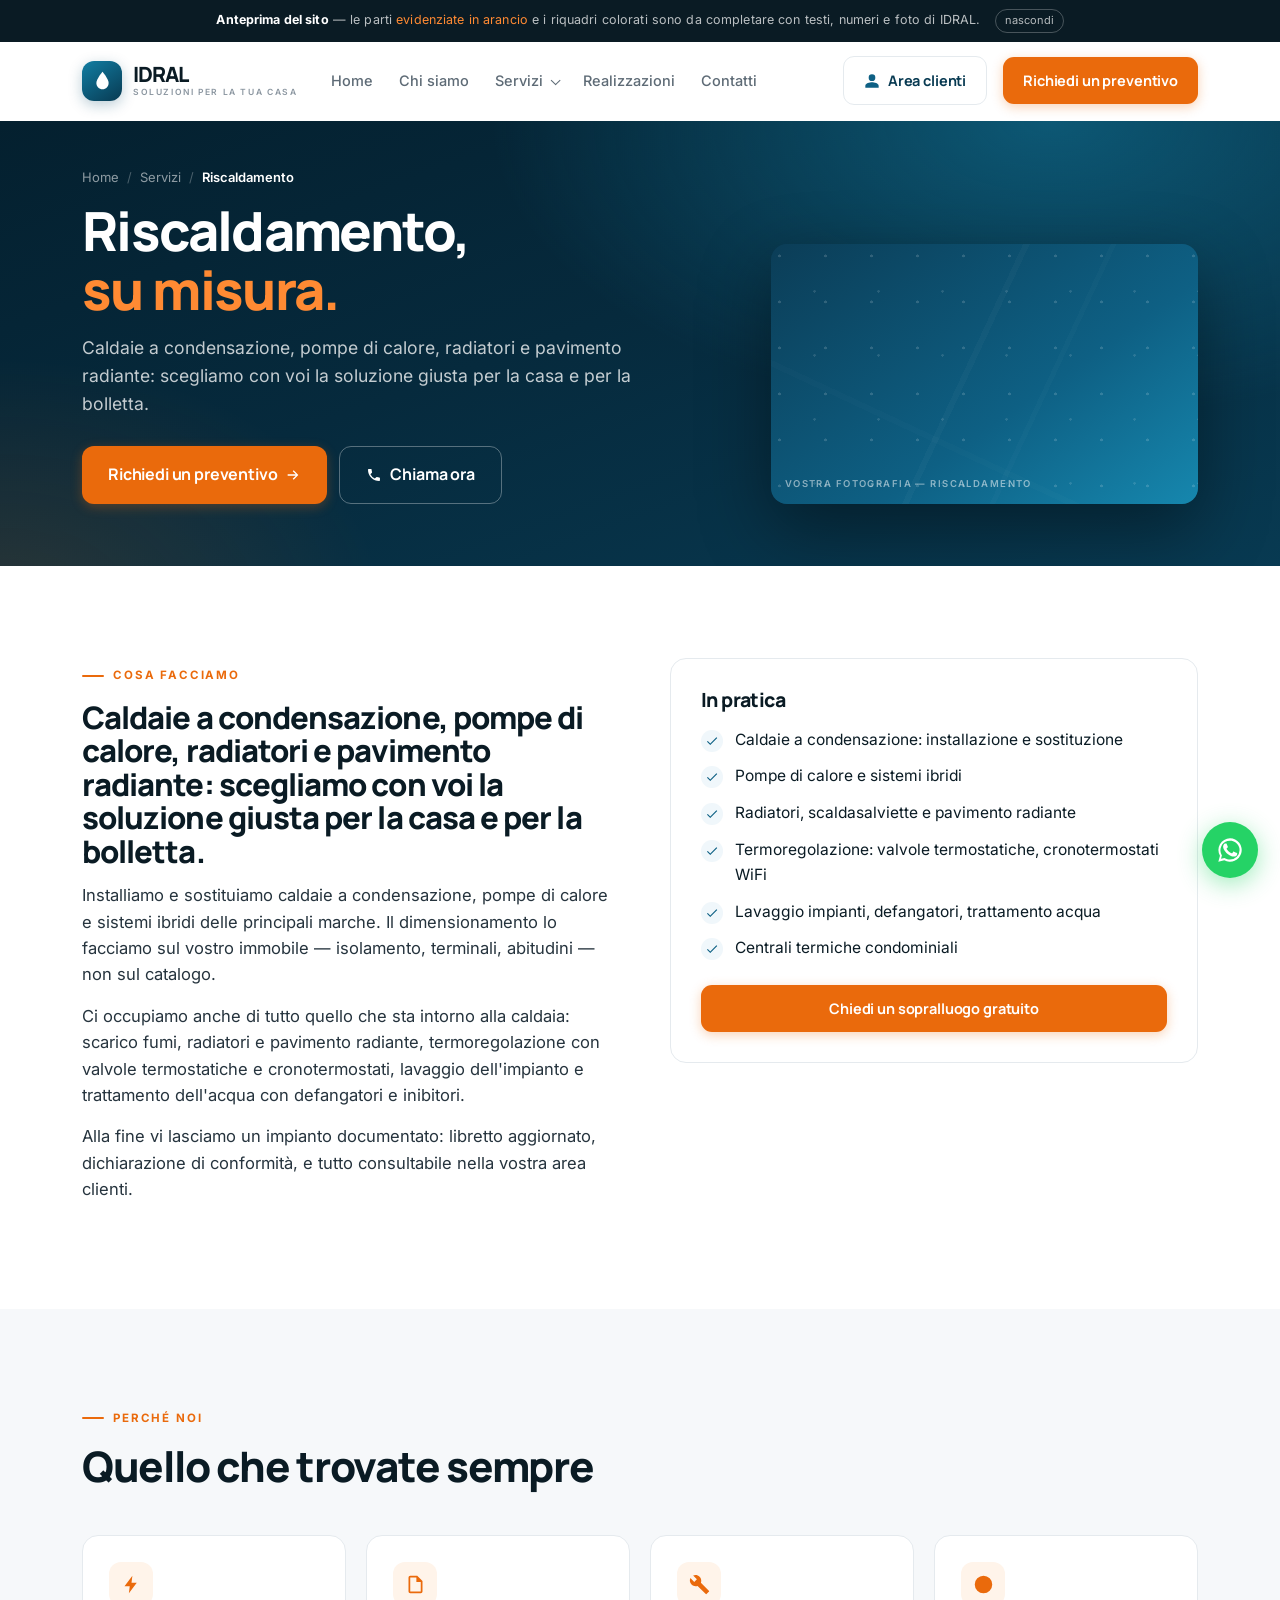
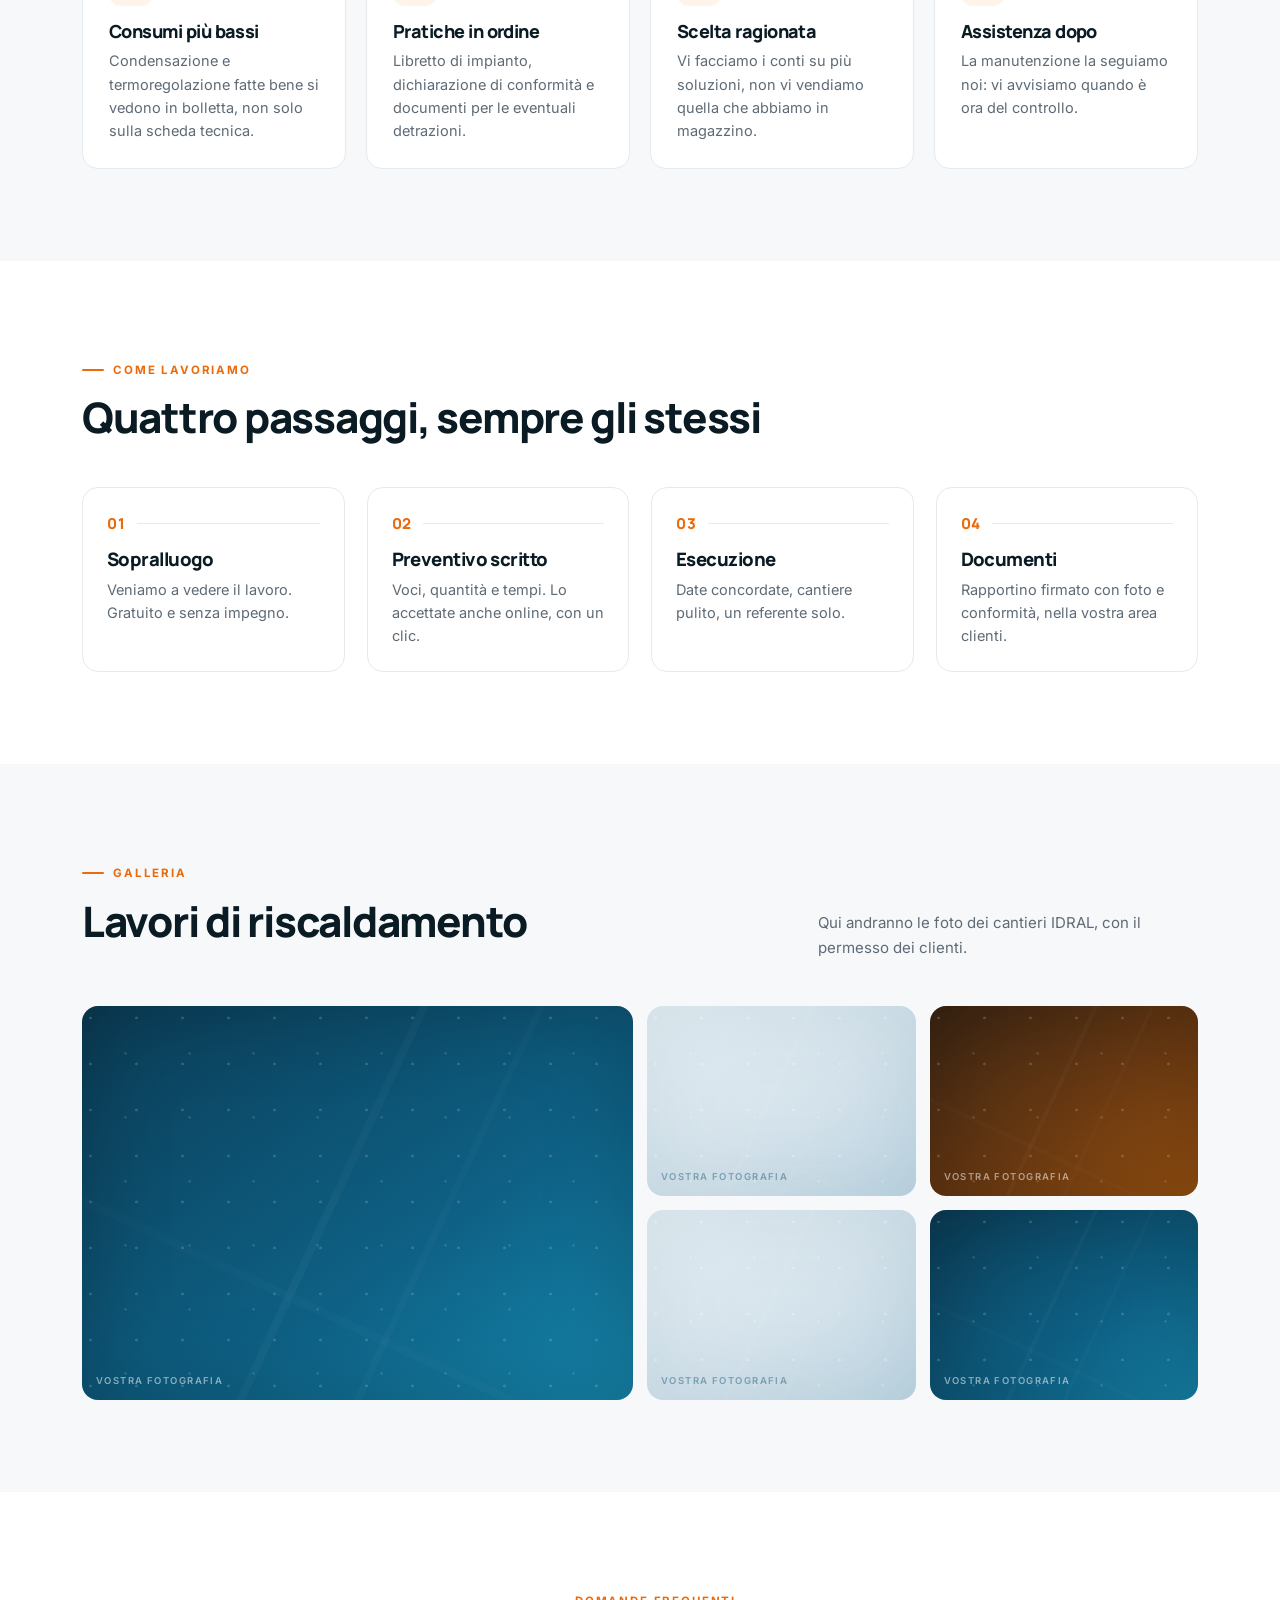
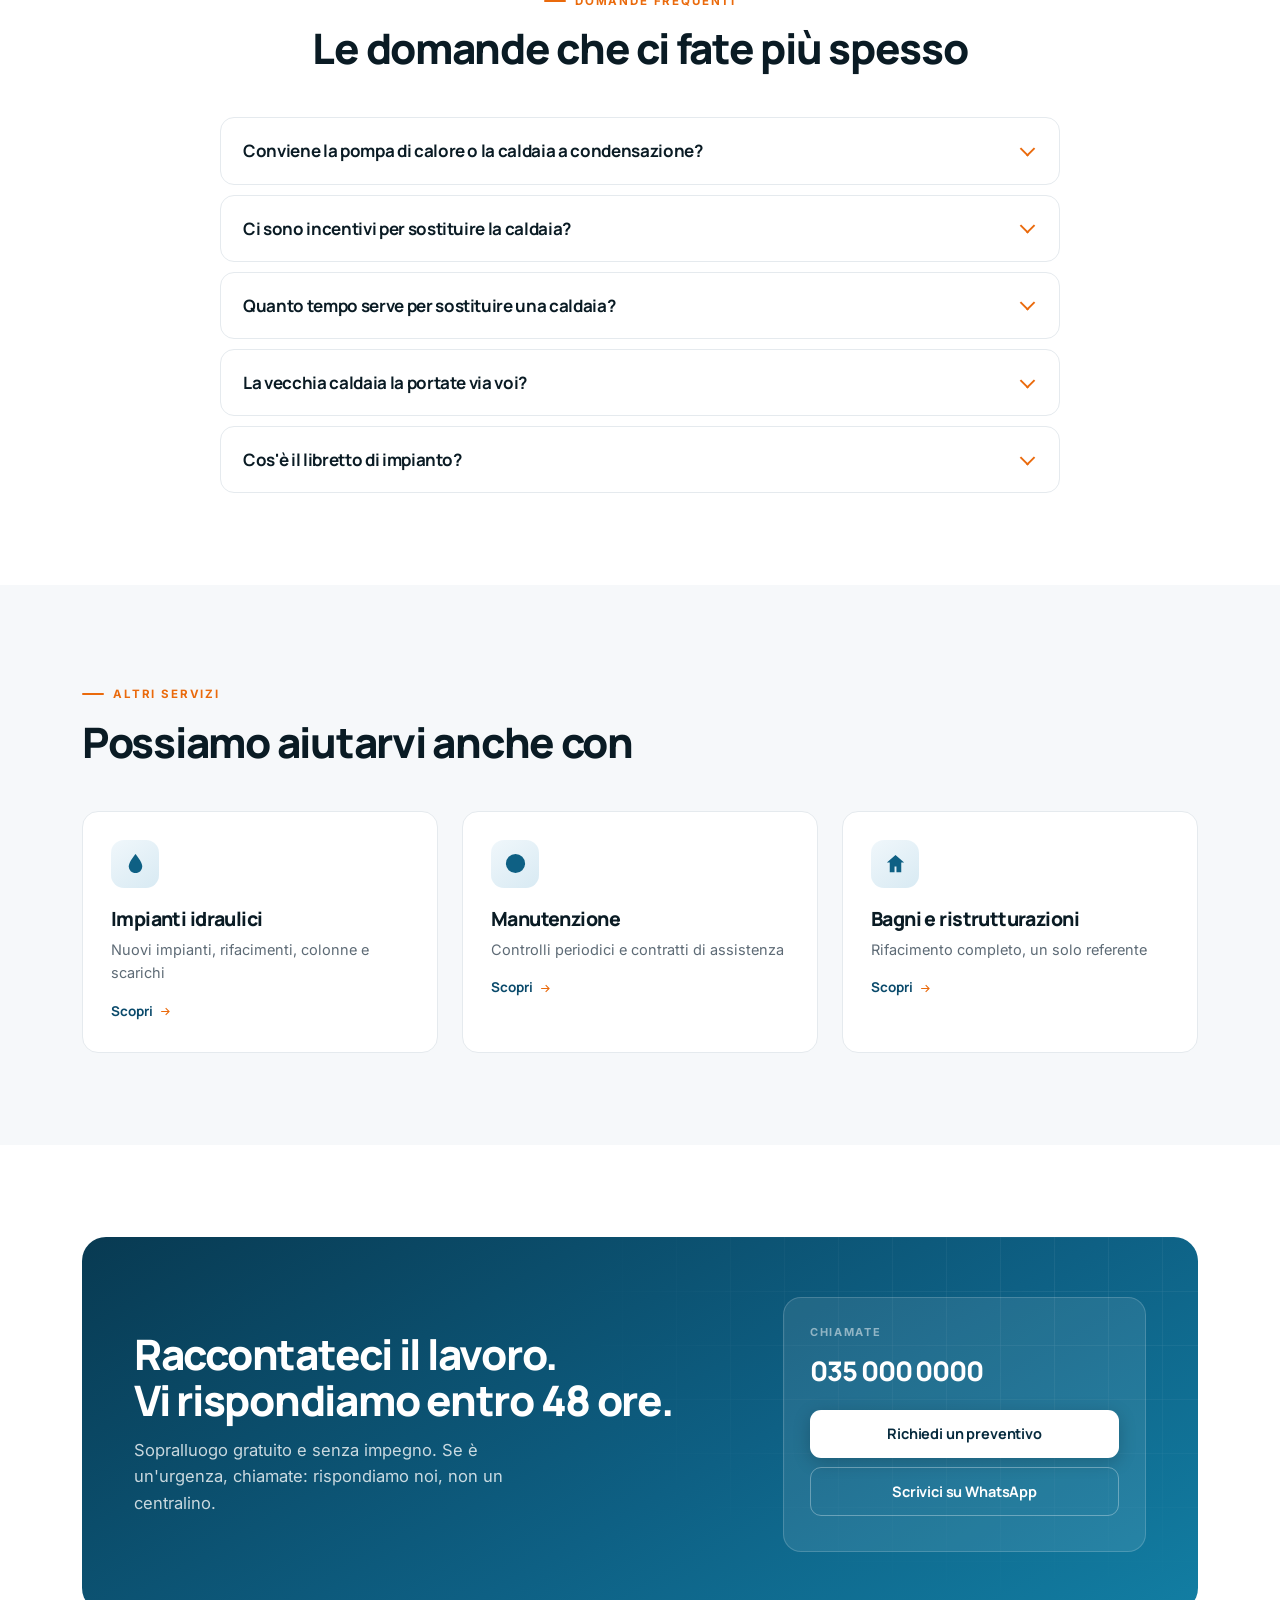
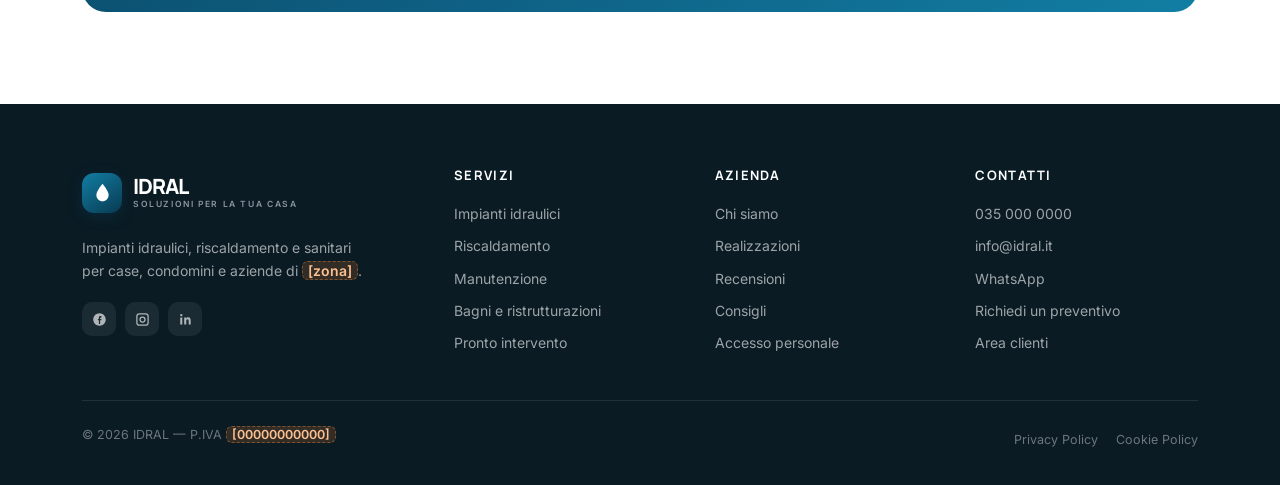
<file: servizi/riscaldamento/index.html>
<!doctype html>
<html lang="it">
<head>
<meta charset="utf-8">
<meta name="viewport" content="width=device-width,initial-scale=1">
<title>Riscaldamento — IDRAL</title>
<meta name="description" content="Installazione e sostituzione di caldaie a condensazione, pompe di calore, sistemi ibridi, radiatori e pavimento radiante. Sopralluogo gratuito.">
<!-- ⚠️ ANTEPRIMA: niente indicizzazione finche' i contenuti non sono quelli veri. Togliere al go-live (vedi README). -->
<meta name="robots" content="noindex, nofollow">
<meta name="theme-color" content="#062A3D">
<meta property="og:title" content="Riscaldamento — IDRAL">
<meta property="og:description" content="Installazione e sostituzione di caldaie a condensazione, pompe di calore, sistemi ibridi, radiatori e pavimento radiante. Sopralluogo gratuito.">
<meta property="og:type" content="website">
<meta property="og:locale" content="it_IT">
<link rel="icon" href="../../gestionale/icone/icona.svg" type="image/svg+xml">
<link rel="apple-touch-icon" href="../../gestionale/icone/icona-180.png">
<link rel="preload" href="../../assets/fonts/manrope-800.woff2" as="font" type="font/woff2" crossorigin>
<link rel="preload" href="../../assets/fonts/inter-400.woff2" as="font" type="font/woff2" crossorigin>
<link rel="stylesheet" href="../../assets/sito.css">
<script type="application/ld+json">{"@context": "https://schema.org", "@type": "BreadcrumbList", "itemListElement": [{"@type": "ListItem", "position": 1, "name": "Home"}, {"@type": "ListItem", "position": 2, "name": "Servizi"}, {"@type": "ListItem", "position": 3, "name": "Riscaldamento"}]}</script>
<script type="application/ld+json">{"@context": "https://schema.org", "@type": "Service", "name": "Riscaldamento", "description": "Installazione e sostituzione di caldaie a condensazione, pompe di calore, sistemi ibridi, radiatori e pavimento radiante. Sopralluogo gratuito.", "provider": {"@type": "Plumber", "name": "IDRAL"}}</script>
<script type="application/ld+json">{"@context": "https://schema.org", "@type": "FAQPage", "mainEntity": [{"@type": "Question", "name": "Conviene la pompa di calore o la caldaia a condensazione?", "acceptedAnswer": {"@type": "Answer", "text": "Dipende dall'isolamento della casa, dai terminali (radiatori o pavimento), dal clima e dalle tariffe dell'energia. Al sopralluogo vi mostriamo i conti di entrambe le soluzioni e scegliete voi."}}, {"@type": "Question", "name": "Ci sono incentivi per sostituire la caldaia?", "acceptedAnswer": {"@type": "Answer", "text": "Spesso sì, ma le regole cambiano di anno in anno. Al momento del preventivo vi diciamo cosa si applica al vostro caso e quali documenti servono."}}, {"@type": "Question", "name": "Quanto tempo serve per sostituire una caldaia?", "acceptedAnswer": {"@type": "Answer", "text": "Una sostituzione semplice di solito si chiude in una giornata. Se va rifatto lo scarico fumi o spostata la caldaia ve lo scriviamo nel preventivo, con i tempi."}}, {"@type": "Question", "name": "La vecchia caldaia la portate via voi?", "acceptedAnswer": {"@type": "Answer", "text": "Sì: smontaggio e smaltimento li indichiamo come voce del preventivo."}}, {"@type": "Question", "name": "Cos'è il libretto di impianto?", "acceptedAnswer": {"@type": "Answer", "text": "È il documento che accompagna l'impianto termico per tutta la sua vita: dati della caldaia, controlli e manutenzioni. Lo aggiorniamo a ogni intervento e ne trovate copia nell'area clienti."}}]}</script>
</head>
<body>
<a class="skip" href="#contenuto">Vai al contenuto</a>
<div class="prev" id="pv"><b>Anteprima del sito</b> — le parti <span>evidenziate in arancio</span> e i riquadri colorati sono da completare con testi, numeri e foto di IDRAL. <button type="button" onclick="document.getElementById('pv').remove()">nascondi</button></div>
<header id="hdr"><div class="w hd">
  <a class="brand" href="../../" aria-label="IDRAL — home"><span class="g"><svg viewBox="0 0 24 24" aria-hidden="true"><path d="M12 2C12 2 5 10.2 5 14.8 5 18.8 8.1 22 12 22s7-3.2 7-7.2C19 10.2 12 2 12 2z"/></svg></span><span class="nm">IDRAL<small>Soluzioni per la tua casa</small></span></a>
  <nav aria-label="Menu principale"><a href="../../">Home</a><a href="../../chi-siamo/">Chi siamo</a><span class="dd"><a href="../../#servizi">Servizi</a><span class="menu"><div><a href="../../servizi/impianti-idraulici/">Impianti idraulici<small>Nuovi impianti, rifacimenti, colonne e scarichi</small></a><a href="../../servizi/riscaldamento/" class="on" aria-current="page">Riscaldamento<small>Caldaie, pompe di calore, radiatori, pavimento</small></a><a href="../../servizi/manutenzione/">Manutenzione<small>Controlli periodici e contratti di assistenza</small></a><a href="../../servizi/bagni-e-ristrutturazioni/">Bagni e ristrutturazioni<small>Rifacimento completo, un solo referente</small></a></div></span></span><a href="../../#lavori">Realizzazioni</a><a href="../../#contatti">Contatti</a></nav>
  <button class="burger" type="button" aria-label="Apri il menu" aria-expanded="false" aria-controls="mnav"><i></i><i></i><i></i></button>
  <div class="r">
    <a class="tel" href="tel:+390350000000"><svg viewBox="0 0 24 24" aria-hidden="true"><path d="M6.6 10.8a15 15 0 006.6 6.6l2.2-2.2a1 1 0 011-.2 11 11 0 003.5.6 1 1 0 011 1V20a1 1 0 01-1 1A17 17 0 013 4a1 1 0 011-1h3.5a1 1 0 011 1 11 11 0 00.6 3.5 1 1 0 01-.2 1l-2.3 2.3z"/></svg>035 000 0000</a>
    <a class="b ar" href="../../gestionale/#/accesso?porta=cliente" title="Area clienti"><svg viewBox="0 0 24 24" aria-hidden="true"><path d="M12 12a5 5 0 100-10 5 5 0 000 10zm0 2c-3.3 0-10 1.7-10 5v3h20v-3c0-3.3-6.7-5-10-5z"/></svg><span class="t">Area clienti</span></a>
    <a class="b p" href="../../#preventivo"><span class="d1">Richiedi un preventivo</span><span class="d2">Preventivo</span></a>
  </div>
</div></header>
<div class="mnav" id="mnav">
  <a href="../../">Home</a><a href="../../chi-siamo/">Chi siamo</a><a href="../../#servizi">Servizi</a>
  <a class="sub" href="../../servizi/impianti-idraulici/">Impianti idraulici</a><a class="sub" href="../../servizi/riscaldamento/">Riscaldamento</a><a class="sub" href="../../servizi/manutenzione/">Manutenzione</a><a class="sub" href="../../servizi/bagni-e-ristrutturazioni/">Bagni e ristrutturazioni</a>
  <a href="../../#lavori">Realizzazioni</a><a href="../../#contatti">Contatti</a>
  <div class="bb"><a class="b p" href="../../#preventivo">Richiedi un preventivo</a><a class="b ar" href="../../gestionale/#/accesso?porta=cliente"><svg viewBox="0 0 24 24" aria-hidden="true"><path d="M12 12a5 5 0 100-10 5 5 0 000 10zm0 2c-3.3 0-10 1.7-10 5v3h20v-3c0-3.3-6.7-5-10-5z"/></svg> Area clienti</a><a class="b o" href="tel:+390350000000"><svg viewBox="0 0 24 24" aria-hidden="true"><path d="M6.6 10.8a15 15 0 006.6 6.6l2.2-2.2a1 1 0 011-.2 11 11 0 003.5.6 1 1 0 011 1V20a1 1 0 01-1 1A17 17 0 013 4a1 1 0 011-1h3.5a1 1 0 011 1 11 11 0 00.6 3.5 1 1 0 01-.2 1l-2.3 2.3z"/></svg> Chiama 035 000 0000</a></div>
</div>
<main id="contenuto">
<section class="phero"><div class="bgw"></div><div class="w">
  <div><div class="bric"><a href="../../">Home</a><span>/</span><a href="../../#servizi">Servizi</a><span>/</span><b style="color:#fff;font-weight:600">Riscaldamento</b></div><h1>Riscaldamento,<br><em>su misura.</em></h1><p class="lead">Caldaie a condensazione, pompe di calore, radiatori e pavimento radiante: scegliamo con voi la soluzione giusta per la casa e per la bolletta.</p>
   <div class="acts"><a class="b p lg" href="../../#preventivo">Richiedi un preventivo<svg viewBox="0 0 24 24" aria-hidden="true"><path d="M13 5l7 7-7 7-1.4-1.4 4.6-4.6H4v-2h12.2l-4.6-4.6z"/></svg></a><a class="b gh lg" href="tel:+390350000000"><svg viewBox="0 0 24 24" aria-hidden="true"><path d="M6.6 10.8a15 15 0 006.6 6.6l2.2-2.2a1 1 0 011-.2 11 11 0 003.5.6 1 1 0 011 1V20a1 1 0 01-1 1A17 17 0 013 4a1 1 0 011-1h3.5a1 1 0 011 1 11 11 0 00.6 3.5 1 1 0 01-.2 1l-2.3 2.3z"/></svg>Chiama ora</a></div></div>
  <div class="iz" data-l="Vostra fotografia — riscaldamento"></div>
</div></section>
<section><div class="w"><div class="g2" style="gap:60px;align-items:start">
  <div class="prosa rv"><div class="kick">Cosa facciamo</div><h2 style="margin-top:0">Caldaie a condensazione, pompe di calore, radiatori e pavimento radiante: scegliamo con voi la soluzione giusta per la casa e per la bolletta.</h2><p>Installiamo e sostituiamo caldaie a condensazione, pompe di calore e sistemi ibridi delle principali marche. Il dimensionamento lo facciamo sul vostro immobile — isolamento, terminali, abitudini — non sul catalogo.</p><p>Ci occupiamo anche di tutto quello che sta intorno alla caldaia: scarico fumi, radiatori e pavimento radiante, termoregolazione con valvole termostatiche e cronotermostati, lavaggio dell'impianto e trattamento dell'acqua con defangatori e inibitori.</p><p>Alla fine vi lasciamo un impianto documentato: libretto aggiornato, dichiarazione di conformità, e tutto consultabile nella vostra area clienti.</p></div>
  <div class="rv"><div class="card" style="padding:30px"><h3 style="margin-bottom:18px">In pratica</h3><ul class="lista-ok"><li>Caldaie a condensazione: installazione e sostituzione</li><li>Pompe di calore e sistemi ibridi</li><li>Radiatori, scaldasalviette e pavimento radiante</li><li>Termoregolazione: valvole termostatiche, cronotermostati WiFi</li><li>Lavaggio impianti, defangatori, trattamento acqua</li><li>Centrali termiche condominiali</li></ul><a class="b p" style="margin-top:24px;width:100%" href="../../#preventivo">Chiedi un sopralluogo gratuito</a></div></div>
</div></div></section>
<section class="sand"><div class="w">
  <div class="head rv"><div class="kick">Perché noi</div><h2>Quello che trovate sempre</h2></div>
  <div class="g4 rv"><div class="val"><div class="n"><svg viewBox="0 0 24 24" aria-hidden="true"><path d="M13 2L4 14h6l-1 8 9-12h-6l1-8z"/></svg></div><h3>Consumi più bassi</h3><p>Condensazione e termoregolazione fatte bene si vedono in bolletta, non solo sulla scheda tecnica.</p></div><div class="val"><div class="n"><svg viewBox="0 0 24 24" aria-hidden="true"><path d="M14 2H6a2 2 0 00-2 2v16a2 2 0 002 2h12a2 2 0 002-2V8l-6-6zm4 18H6V4h7v5h5v11z"/></svg></div><h3>Pratiche in ordine</h3><p>Libretto di impianto, dichiarazione di conformità e documenti per le eventuali detrazioni.</p></div><div class="val"><div class="n"><svg viewBox="0 0 24 24" aria-hidden="true"><path d="M22.7 19l-9.1-9.1c.9-2.3.4-5-1.5-6.9-2-2-5-2.4-7.4-1.3L9 6 6 9 1.6 4.7C.4 7.1.9 10.1 2.9 12.1c1.9 1.9 4.6 2.4 6.9 1.5l9.1 9.1c.4.4 1 .4 1.4 0l2.3-2.3c.5-.4.5-1.1.1-1.4z"/></svg></div><h3>Scelta ragionata</h3><p>Vi facciamo i conti su più soluzioni, non vi vendiamo quella che abbiamo in magazzino.</p></div><div class="val"><div class="n"><svg viewBox="0 0 24 24" aria-hidden="true"><path d="M12 2a10 10 0 100 20 10 10 0 000-20zm1 5h-2v6l5 3 1-1.7-4-2.3V7z"/></svg></div><h3>Assistenza dopo</h3><p>La manutenzione la seguiamo noi: vi avvisiamo quando è ora del controllo.</p></div></div>
</div></section>
<section><div class="w">
  <div class="head rv"><div class="kick">Come lavoriamo</div><h2>Quattro passaggi, sempre gli stessi</h2></div>
  <div class="proc rv">
   <div class="step"><div class="n">01</div><h3>Sopralluogo</h3><p>Veniamo a vedere il lavoro. Gratuito e senza impegno.</p></div>
   <div class="step"><div class="n">02</div><h3>Preventivo scritto</h3><p>Voci, quantità e tempi. Lo accettate anche online, con un clic.</p></div>
   <div class="step"><div class="n">03</div><h3>Esecuzione</h3><p>Date concordate, cantiere pulito, un referente solo.</p></div>
   <div class="step"><div class="n">04</div><h3>Documenti</h3><p>Rapportino firmato con foto e conformità, nella vostra area clienti.</p></div>
  </div>
</div></section>
<section class="sand"><div class="w">
  <div class="split rv"><div><div class="kick">Galleria</div><h2>Lavori di riscaldamento</h2></div><p class="lede" style="font-size:15px;max-width:380px">Qui andranno le foto dei cantieri IDRAL, con il permesso dei clienti.</p></div>
  <div class="gal rv"><div class="iz" data-l="Vostra fotografia"></div><div class="iz lt" data-l="Vostra fotografia"></div><div class="iz wm" data-l="Vostra fotografia"></div><div class="iz lt" data-l="Vostra fotografia"></div><div class="iz" data-l="Vostra fotografia"></div></div>
</div></section>
<section><div class="w">
  <div class="head ctr rv"><div class="kick">Domande frequenti</div><h2>Le domande che ci fate più spesso</h2></div>
  <div class="faq rv"><details><summary>Conviene la pompa di calore o la caldaia a condensazione?</summary><p>Dipende dall'isolamento della casa, dai terminali (radiatori o pavimento), dal clima e dalle tariffe dell'energia. Al sopralluogo vi mostriamo i conti di entrambe le soluzioni e scegliete voi.</p></details><details><summary>Ci sono incentivi per sostituire la caldaia?</summary><p>Spesso sì, ma le regole cambiano di anno in anno. Al momento del preventivo vi diciamo cosa si applica al vostro caso e quali documenti servono.</p></details><details><summary>Quanto tempo serve per sostituire una caldaia?</summary><p>Una sostituzione semplice di solito si chiude in una giornata. Se va rifatto lo scarico fumi o spostata la caldaia ve lo scriviamo nel preventivo, con i tempi.</p></details><details><summary>La vecchia caldaia la portate via voi?</summary><p>Sì: smontaggio e smaltimento li indichiamo come voce del preventivo.</p></details><details><summary>Cos'è il libretto di impianto?</summary><p>È il documento che accompagna l'impianto termico per tutta la sua vita: dati della caldaia, controlli e manutenzioni. Lo aggiorniamo a ogni intervento e ne trovate copia nell'area clienti.</p></details></div>
</div></section>

<section class="sand"><div class="w">
  <div class="head rv"><div class="kick">Altri servizi</div><h2>Possiamo aiutarvi anche con</h2></div>
  <div class="g3 rv altri"><a class="card" href="../../servizi/impianti-idraulici/"><div class="ic"><svg viewBox="0 0 24 24" aria-hidden="true"><path d="M12 2C12 2 5 10.2 5 14.8 5 18.8 8.1 22 12 22s7-3.2 7-7.2C19 10.2 12 2 12 2z"/></svg></div><h3>Impianti idraulici</h3><p>Nuovi impianti, rifacimenti, colonne e scarichi</p><span class="go">Scopri<svg viewBox="0 0 24 24" aria-hidden="true"><path d="M13 5l7 7-7 7-1.4-1.4 4.6-4.6H4v-2h12.2l-4.6-4.6z"/></svg></span></a><a class="card" href="../../servizi/manutenzione/"><div class="ic"><svg viewBox="0 0 24 24" aria-hidden="true"><path d="M12 2a10 10 0 100 20 10 10 0 000-20zm1 5h-2v6l5 3 1-1.7-4-2.3V7z"/></svg></div><h3>Manutenzione</h3><p>Controlli periodici e contratti di assistenza</p><span class="go">Scopri<svg viewBox="0 0 24 24" aria-hidden="true"><path d="M13 5l7 7-7 7-1.4-1.4 4.6-4.6H4v-2h12.2l-4.6-4.6z"/></svg></span></a><a class="card" href="../../servizi/bagni-e-ristrutturazioni/"><div class="ic"><svg viewBox="0 0 24 24" aria-hidden="true"><path d="M12 3l9 8h-3v10h-5v-6h-2v6H6V11H3z"/></svg></div><h3>Bagni e ristrutturazioni</h3><p>Rifacimento completo, un solo referente</p><span class="go">Scopri<svg viewBox="0 0 24 24" aria-hidden="true"><path d="M13 5l7 7-7 7-1.4-1.4 4.6-4.6H4v-2h12.2l-4.6-4.6z"/></svg></span></a></div>
</div></section>
<section><div class="w"><div class="cta rv"><div class="in"><h2>Raccontateci il lavoro.<br>Vi rispondiamo entro 48 ore.</h2><p>Sopralluogo gratuito e senza impegno. Se è un'urgenza, chiamate: rispondiamo noi, non un centralino.</p></div><div class="bx"><div class="lb">Chiamate</div><a class="num" href="tel:+390350000000" style="display:block">035 000 0000</a><a class="b w" href="../../#preventivo">Richiedi un preventivo</a><a class="b gh" href="https://wa.me/390350000000" target="_blank" rel="noopener">Scrivici su WhatsApp</a></div></div></div></section>
</main>
<footer>
 <div class="w">
  <div class="cols">
   <div>
    <a class="brand" href="../../" aria-label="IDRAL — home"><span class="g"><svg viewBox="0 0 24 24" aria-hidden="true"><path d="M12 2C12 2 5 10.2 5 14.8 5 18.8 8.1 22 12 22s7-3.2 7-7.2C19 10.2 12 2 12 2z"/></svg></span><span class="nm">IDRAL<small>Soluzioni per la tua casa</small></span></a>
    <p class="abt">Impianti idraulici, riscaldamento e sanitari per case, condomini e aziende di <span class="ph">[zona]</span>.</p>
    <div class="soc"><i title="Facebook"><svg viewBox="0 0 24 24"><path d="M12 2C6.5 2 2 6.5 2 12s4.5 10 10 10 10-4.5 10-10S17.5 2 12 2zm3 7h-1.5c-.4 0-.5.2-.5.5V11H15l-.2 2H13v6h-2v-6H9.5v-2H11V9c0-1.5.8-2.5 2.5-2.5H15v2z"/></svg></i><i title="Instagram"><svg viewBox="0 0 24 24"><path d="M12 7a5 5 0 100 10 5 5 0 000-10zm0 8a3 3 0 110-6 3 3 0 010 6zM17 2H7a5 5 0 00-5 5v10a5 5 0 005 5h10a5 5 0 005-5V7a5 5 0 00-5-5zm3 15a3 3 0 01-3 3H7a3 3 0 01-3-3V7a3 3 0 013-3h10a3 3 0 013 3z"/></svg></i><i title="LinkedIn"><svg viewBox="0 0 24 24"><path d="M6.9 8.7H3.6V20h3.3zM5.3 3a1.9 1.9 0 100 3.8 1.9 1.9 0 000-3.8zM20.4 20h-3.3v-5.5c0-1.3 0-3-1.8-3s-2.1 1.4-2.1 2.9V20H9.9V8.7h3.2v1.5h.1c.4-.8 1.5-1.7 3.1-1.7 3.3 0 3.9 2.2 3.9 5z"/></svg></i></div>
   </div>
   <div><h4>Servizi</h4><a href="../../servizi/impianti-idraulici/">Impianti idraulici</a><a href="../../servizi/riscaldamento/">Riscaldamento</a><a href="../../servizi/manutenzione/">Manutenzione</a><a href="../../servizi/bagni-e-ristrutturazioni/">Bagni e ristrutturazioni</a><a href="../../servizi/manutenzione/#pronto-intervento">Pronto intervento</a></div>
   <div><h4>Azienda</h4><a href="../../chi-siamo/">Chi siamo</a><a href="../../#lavori">Realizzazioni</a><a href="../../#recensioni">Recensioni</a><a href="../../#blog">Consigli</a><a href="../../gestionale/#/accesso?porta=personale">Accesso personale</a></div>
   <div><h4>Contatti</h4><a href="tel:+390350000000">035 000 0000</a><a href="mailto:info@idral.it">info@idral.it</a><a href="https://wa.me/390350000000" rel="noopener" target="_blank">WhatsApp</a><a href="../../#preventivo">Richiedi un preventivo</a><a href="../../gestionale/#/accesso?porta=cliente">Area clienti</a></div>
  </div>
  <div class="end">
   <div>© <span data-anno>2026</span> IDRAL — P.IVA <span class="ph">[00000000000]</span></div>
   <div class="lk"><a href="../../privacy/">Privacy Policy</a><a href="../../cookie/">Cookie Policy</a></div>
  </div>
 </div>
</footer>
<a class="fab" href="https://wa.me/390350000000" target="_blank" rel="noopener" aria-label="Scrivici su WhatsApp"><svg viewBox="0 0 24 24" aria-hidden="true"><path d="M17.5 14.4c-.3-.2-1.8-.9-2-1-.3-.1-.5-.2-.7.1s-.7 1-.9 1.2c-.2.2-.3.2-.6.1-.3-.2-1.3-.5-2.4-1.5-.9-.8-1.5-1.8-1.7-2.1-.2-.3 0-.5.1-.6l.5-.5c.1-.2.2-.3.3-.5 0-.2 0-.4 0-.5 0-.2-.7-1.6-.9-2.2-.2-.6-.5-.5-.7-.5h-.6c-.2 0-.5.1-.8.4-.3.3-1 1-1 2.5s1.1 2.9 1.2 3.1c.1.2 2.1 3.2 5.1 4.5.7.3 1.3.5 1.7.6.7.2 1.4.2 1.9.1.6-.1 1.8-.7 2-1.4.2-.7.2-1.3.2-1.4-.1-.2-.3-.2-.6-.4zM12 2a10 10 0 00-8.6 15L2 22l5.1-1.3A10 10 0 1012 2zm0 18.2c-1.6 0-3.1-.4-4.4-1.2l-.3-.2-3 .8.8-3-.2-.3a8.2 8.2 0 1115.3-4.3 8.2 8.2 0 01-8.2 8.2z"/></svg></a>
<button class="su" type="button" aria-label="Torna su"><svg viewBox="0 0 24 24" aria-hidden="true"><path d="M7.4 15.4L12 10.8l4.6 4.6L18 14l-6-6-6 6z"/></svg></button>
<script src="../../assets/sito.js" defer></script>
</body>
</html>
</file>
<file: assets/sito.css>
@font-face{font-family:'Manrope';font-style:normal;font-weight:700;font-display:swap;src:url(fonts/manrope-700.woff2) format('woff2')}
@font-face{font-family:'Manrope';font-style:normal;font-weight:800;font-display:swap;src:url(fonts/manrope-800.woff2) format('woff2')}
@font-face{font-family:'Inter';font-style:normal;font-weight:400;font-display:swap;src:url(fonts/inter-400.woff2) format('woff2')}
@font-face{font-family:'Inter';font-style:normal;font-weight:500;font-display:swap;src:url(fonts/inter-500.woff2) format('woff2')}
@font-face{font-family:'Inter';font-style:normal;font-weight:600;font-display:swap;src:url(fonts/inter-600.woff2) format('woff2')}
@font-face{font-family:'Inter';font-style:normal;font-weight:700;font-display:swap;src:url(fonts/inter-700.woff2) format('woff2')}
:root{
 --ink:#0A1B24; --b900:#062A3D; --b800:#083A52; --b700:#0A4A6B; --b600:#0E6084; --b500:#127EA3;
 --b100:#D8EAF3; --b50:#F0F7FB;
 --ac:#EA6A0C; --acl:#FF8A33; --ac50:#FFF4EA;
 --pap:#fff; --sand:#F6F8FA; --line:#E5EAEE; --mut:#5E6B76; --mut2:#8B96A0;
 --dsp:'Manrope',-apple-system,BlinkMacSystemFont,'Segoe UI',sans-serif;
 --txt:'Inter',-apple-system,BlinkMacSystemFont,'Segoe UI',sans-serif;
 --sh1:0 1px 2px rgba(6,42,61,.05),0 4px 14px rgba(6,42,61,.06);
 --sh2:0 2px 6px rgba(6,42,61,.07),0 14px 40px rgba(6,42,61,.11);
 --r:16px;
}
*{box-sizing:border-box;margin:0;padding:0}
html{scroll-behavior:smooth}
body{font-family:var(--txt);color:var(--ink);background:var(--pap);font-size:16px;line-height:1.6;-webkit-font-smoothing:antialiased}
h1,h2,h3,h4,.dsp{font-family:var(--dsp);letter-spacing:-.03em;line-height:1.08;font-weight:800}
img{max-width:100%}
.w{max-width:1180px;margin:0 auto;padding:0 32px}
@media(max-width:700px){.w{padding:0 20px}}
a{color:inherit;text-decoration:none}

/* --- barra anteprima --- */
.prev{background:var(--ink);color:rgba(255,255,255,.72);font-size:12.5px;padding:9px 0;text-align:center;letter-spacing:.01em}
.prev b{color:#fff}
.prev span{color:var(--acl)}
.prev button{background:none;border:1px solid rgba(255,255,255,.25);color:rgba(255,255,255,.7);font:inherit;font-size:11px;padding:2px 9px;border-radius:99px;margin-left:10px;cursor:pointer}

/* --- header --- */
header{position:sticky;top:0;z-index:50;background:rgba(255,255,255,.88);backdrop-filter:saturate(180%) blur(14px);border-bottom:1px solid transparent;transition:border-color .2s,box-shadow .2s}
header.stuck{border-color:var(--line);box-shadow:0 1px 20px rgba(6,42,61,.05)}
.hd{display:flex;align-items:center;gap:34px;height:78px}
.brand{display:flex;align-items:center;gap:11px;flex-shrink:0}
.brand .g{width:40px;height:40px;border-radius:12px;background:linear-gradient(145deg,var(--b500),var(--b800));display:grid;place-items:center;box-shadow:0 4px 14px rgba(10,74,107,.28)}
.brand .g svg{width:21px;height:21px;fill:#fff}
.brand .nm{font-family:var(--dsp);font-weight:800;font-size:21px;letter-spacing:-.045em;line-height:1}
.brand .nm small{display:block;font-family:var(--txt);font-weight:600;font-size:8.5px;letter-spacing:.19em;text-transform:uppercase;color:var(--mut2);margin-top:3px}
nav{display:flex;gap:26px;font-size:14.5px;font-weight:500;color:var(--mut)}
nav a{position:relative;padding:4px 0;transition:color .16s}
nav a:hover{color:var(--b700)}
nav a.on{color:var(--ink);font-weight:600}
nav a.on::after{content:"";position:absolute;left:0;right:0;bottom:-2px;height:2px;background:var(--ac);border-radius:2px}
.hd .r{margin-left:auto;display:flex;align-items:center;gap:16px}
.tel{font-family:var(--dsp);font-weight:700;font-size:15.5px;letter-spacing:-.02em;white-space:nowrap;display:flex;align-items:center;gap:7px}
.tel svg{width:15px;height:15px;fill:var(--b600)}
.burger{display:none;flex-direction:column;gap:4.5px;padding:6px}
.burger i{width:21px;height:2px;background:var(--ink);border-radius:2px;display:block}
.d2{display:none}
@media(max-width:620px){.hd .r .b{font-size:13.5px;padding:10px 15px}.d1{display:none}.d2{display:inline}.brand .g{width:34px;height:34px;border-radius:10px}.brand .g svg{width:18px;height:18px}.brand .nm{font-size:18px}.brand .nm small{font-size:7.5px;letter-spacing:.13em}.burger{padding:4px}}
@media(max-width:980px){nav,.hd .r .tel{display:none}.burger{display:flex;margin-left:auto}.hd{height:66px;gap:0}.hd .r{gap:10px}}

/* --- bottoni --- */
.b{display:inline-flex;align-items:center;justify-content:center;gap:8px;font-family:var(--dsp);font-weight:700;font-size:14.5px;letter-spacing:-.01em;padding:12px 20px;border-radius:11px;transition:transform .14s,box-shadow .18s,background .18s;white-space:nowrap}
.b:hover{transform:translateY(-1px)}
.b.p{background:var(--ac);color:#fff;box-shadow:0 3px 12px rgba(234,106,12,.3)}
.b.p:hover{background:var(--acl);box-shadow:0 6px 20px rgba(234,106,12,.36)}
.b.o{border:1.5px solid var(--line);color:var(--ink);background:#fff}
.b.o:hover{border-color:var(--b500);color:var(--b700)}
.b.w{background:#fff;color:var(--b900);box-shadow:0 4px 18px rgba(0,0,0,.2)}
.b.gh{border:1.5px solid rgba(255,255,255,.32);color:#fff}
.b.gh:hover{background:rgba(255,255,255,.1)}
.b.lg{font-size:16px;padding:15px 26px;border-radius:12px}
.b svg{width:16px;height:16px;fill:currentColor}

/* --- zone immagine --- */
.iz{position:relative;border-radius:var(--r);overflow:hidden;background:linear-gradient(145deg,#0B3D57,#0E6084 60%,#1687AE);isolation:isolate}
.iz::before{content:"";position:absolute;inset:0;opacity:.30;background-image:
  radial-gradient(circle at 18% 26%,rgba(255,255,255,.5) 0 1.4px,transparent 1.6px),
  radial-gradient(circle at 68% 74%,rgba(255,255,255,.4) 0 1.2px,transparent 1.4px),
  linear-gradient(115deg,transparent 0 46%,rgba(255,255,255,.10) 46% 47.2%,transparent 47.2%),
  linear-gradient(115deg,transparent 0 62%,rgba(255,255,255,.07) 62% 63%,transparent 63%),
  linear-gradient(25deg,transparent 0 30%,rgba(255,255,255,.06) 30% 31.4%,transparent 31.4%);
  background-size:46px 46px,64px 64px,100% 100%,100% 100%,100% 100%}
.iz::after{content:attr(data-l);position:absolute;left:14px;bottom:12px;font-family:var(--txt);font-size:9.5px;font-weight:600;letter-spacing:.15em;text-transform:uppercase;color:rgba(255,255,255,.52);z-index:2}
.iz.lt{background:linear-gradient(145deg,#E7EFF4,#D3E2EB 60%,#C3D8E4)}
.iz.lt::before{opacity:.5}
.iz.lt::after{color:rgba(10,74,107,.42)}
.iz.wm{background:linear-gradient(145deg,#3B2513,#6B3A12 55%,#9A5210)}

/* --- hero --- */
.hero{position:relative;background:var(--b900);color:#fff;overflow:hidden}
.hero .bgw{position:absolute;inset:0;background:
  radial-gradient(1100px 620px at 76% 8%,rgba(18,126,163,.55),transparent 62%),
  radial-gradient(760px 520px at 4% 96%,rgba(234,106,12,.16),transparent 60%),
  linear-gradient(160deg,#04202F,#062A3D 46%,#083A52)}
.hero .grid{position:absolute;inset:0;opacity:.20;background-image:linear-gradient(rgba(255,255,255,.055) 1px,transparent 1px),linear-gradient(90deg,rgba(255,255,255,.055) 1px,transparent 1px);background-size:62px 62px;-webkit-mask-image:radial-gradient(900px 560px at 30% 40%,#000,transparent 78%);mask-image:radial-gradient(900px 560px at 30% 40%,#000,transparent 78%)}
.hero .w{position:relative;z-index:2;display:grid;grid-template-columns:1.06fr .94fr;gap:56px;align-items:center;padding-top:82px;padding-bottom:86px}
.pill{display:inline-flex;align-items:center;gap:9px;font-size:12.5px;font-weight:600;letter-spacing:.02em;background:rgba(255,255,255,.09);border:1px solid rgba(255,255,255,.16);padding:7px 15px;border-radius:99px;margin-bottom:26px;color:rgba(255,255,255,.9)}
.pill i{width:6px;height:6px;border-radius:50%;background:var(--acl);display:block;box-shadow:0 0 0 4px rgba(255,138,51,.22)}
.hero h1{font-size:clamp(38px,5vw,62px);color:#fff;margin-bottom:22px}
.hero h1 em{font-style:normal;color:var(--acl)}
.hero .lead{font-size:18px;color:rgba(255,255,255,.76);max-width:520px;margin-bottom:32px;line-height:1.62}
.hero .acts{display:flex;gap:12px;flex-wrap:wrap;margin-bottom:38px}
.trust{display:flex;gap:30px;flex-wrap:wrap;padding-top:26px;border-top:1px solid rgba(255,255,255,.13)}
.trust div .v{font-family:var(--dsp);font-weight:800;font-size:25px;letter-spacing:-.035em;line-height:1;color:#fff}
.trust div .l{font-size:11.5px;color:rgba(255,255,255,.55);margin-top:5px;letter-spacing:.03em}
.hero .art{position:relative}
.hero .iz{height:456px;box-shadow:0 30px 80px rgba(0,0,0,.42)}
.float{position:absolute;background:#fff;color:var(--ink);border-radius:14px;padding:14px 17px;box-shadow:var(--sh2);display:flex;align-items:center;gap:12px}
.float.a{left:-38px;top:52px}
.float.b{right:-26px;bottom:56px}
.float .ic{width:36px;height:36px;border-radius:10px;background:var(--ac50);display:grid;place-items:center;flex:0 0 36px}
.float .ic svg{width:18px;height:18px;fill:var(--ac)}
.float .ic.bl{background:var(--b50)}.float .ic.bl svg{fill:var(--b600)}
.float b{font-family:var(--dsp);font-size:14px;display:block;letter-spacing:-.02em}
.float span{font-size:11.5px;color:var(--mut)}
@media(max-width:980px){.hero .w{grid-template-columns:1fr;gap:38px;padding-top:52px;padding-bottom:56px}.hero .iz{height:280px}.float{display:none}}

/* --- sezioni --- */
section{padding:92px 0}
section.sand{background:var(--sand)}
@media(max-width:700px){section{padding:58px 0}}
.kick{display:inline-flex;align-items:center;gap:9px;font-size:11.5px;font-weight:700;letter-spacing:.16em;text-transform:uppercase;color:var(--ac);margin-bottom:16px}
.kick::before{content:"";width:22px;height:2px;background:var(--ac);border-radius:2px}
h2{font-size:clamp(29px,3.6vw,42px);margin-bottom:16px}
.lede{font-size:17.5px;color:var(--mut);max-width:600px;line-height:1.62}
.head{margin-bottom:46px}
.head.ctr{text-align:center;max-width:680px;margin-left:auto;margin-right:auto}
.head.ctr .kick{justify-content:center}
.head.ctr .lede{margin:0 auto}
.split{display:flex;justify-content:space-between;align-items:flex-end;gap:30px;flex-wrap:wrap;margin-bottom:46px}
.split .lede{margin-bottom:0}

.g2{display:grid;grid-template-columns:repeat(auto-fit,minmax(300px,1fr));gap:26px}
.g3{display:grid;grid-template-columns:repeat(auto-fit,minmax(268px,1fr));gap:24px}
.g4{display:grid;grid-template-columns:repeat(auto-fit,minmax(208px,1fr));gap:20px}

.card{background:#fff;border:1px solid var(--line);border-radius:var(--r);padding:28px;transition:transform .2s,box-shadow .22s,border-color .2s}
.card:hover{transform:translateY(-3px);box-shadow:var(--sh2);border-color:transparent}
.card .ic{width:48px;height:48px;border-radius:13px;background:linear-gradient(145deg,var(--b50),var(--b100));display:grid;place-items:center;margin-bottom:20px}
.card .ic svg{width:23px;height:23px;fill:var(--b600)}
.card h3{font-size:19.5px;margin-bottom:9px}
.card p{font-size:14.5px;color:var(--mut);line-height:1.62}
.card .go{display:inline-flex;align-items:center;gap:6px;margin-top:16px;font-family:var(--dsp);font-weight:700;font-size:13.5px;color:var(--b700)}
.card .go svg{width:13px;height:13px;fill:var(--ac);transition:transform .18s}
.card:hover .go svg{transform:translateX(3px)}

/* metodo */
.step{position:relative;padding-left:0}
.step .n{font-family:var(--dsp);font-weight:800;font-size:15px;color:var(--ac);letter-spacing:.06em;margin-bottom:14px;display:flex;align-items:center;gap:11px}
.step .n::after{content:"";flex:1;height:1px;background:var(--line)}
.step h3{font-size:18.5px;margin-bottom:8px}
.step p{font-size:14.5px;color:var(--mut)}

/* numeri */
.stats{background:var(--b900);color:#fff;border-radius:22px;padding:52px 44px;position:relative;overflow:hidden}
.stats::before{content:"";position:absolute;inset:0;background:radial-gradient(700px 400px at 88% 0%,rgba(18,126,163,.5),transparent 62%),radial-gradient(500px 320px at 6% 100%,rgba(234,106,12,.14),transparent 60%)}
.stats .in{position:relative;z-index:2}
.stat{text-align:center}
.stat .v{font-family:var(--dsp);font-weight:800;font-size:46px;letter-spacing:-.045em;line-height:1;background:linear-gradient(180deg,#fff,#B9D9E8);-webkit-background-clip:text;background-clip:text;color:transparent}
.stat .l{font-size:12.5px;color:rgba(255,255,255,.6);margin-top:11px;letter-spacing:.05em}
@media(max-width:700px){.stats{padding:34px 22px}.stat .v{font-size:34px}}

/* lavori */
.work{border-radius:var(--r);overflow:hidden;background:#fff;border:1px solid var(--line);transition:transform .2s,box-shadow .22s}
.work:hover{transform:translateY(-4px);box-shadow:var(--sh2)}
.work .iz{height:212px;border-radius:0}
.work .bd{padding:22px}
.work .cat{font-size:10.5px;font-weight:700;letter-spacing:.14em;text-transform:uppercase;color:var(--ac);margin-bottom:9px}
.work h3{font-size:18.5px;margin-bottom:7px}
.work p{font-size:14px;color:var(--mut)}
.work .mt{display:flex;gap:16px;margin-top:15px;padding-top:15px;border-top:1px solid var(--line);font-size:12.5px;color:var(--mut2)}
.work .mt b{color:var(--ink);font-weight:600}

/* recensioni */
.rev{background:#fff;border:1px solid var(--line);border-radius:var(--r);padding:28px;display:flex;flex-direction:column}
.stars{color:var(--ac);font-size:14px;letter-spacing:3px;margin-bottom:16px}
.rev q{font-size:15.5px;line-height:1.66;color:#2A3640;quotes:none;flex:1}
.rev .who{display:flex;align-items:center;gap:12px;margin-top:22px;padding-top:20px;border-top:1px solid var(--line)}
.rev .av{width:40px;height:40px;border-radius:50%;flex:0 0 40px}
.rev .av::after{content:""}
.rev b{font-family:var(--dsp);font-size:14.5px;letter-spacing:-.02em;display:block}
.rev span{font-size:12px;color:var(--mut2)}

/* partner */
.brands{display:grid;grid-template-columns:repeat(auto-fit,minmax(130px,1fr));gap:14px;align-items:center}
.brands .iz{height:56px;border-radius:12px}

/* blog */
.post{background:#fff;border:1px solid var(--line);border-radius:var(--r);overflow:hidden;transition:transform .2s,box-shadow .22s}
.post:hover{transform:translateY(-3px);box-shadow:var(--sh2)}
.post .iz{height:158px;border-radius:0}
.post .bd{padding:22px}
.post .mt{font-size:11px;font-weight:700;letter-spacing:.12em;text-transform:uppercase;color:var(--ac);margin-bottom:10px}
.post h3{font-size:17.5px;margin-bottom:8px;line-height:1.24}
.post p{font-size:14px;color:var(--mut)}

/* cta */
.cta{background:linear-gradient(150deg,var(--b800),var(--b600) 58%,var(--b500));border-radius:24px;padding:60px 52px;color:#fff;position:relative;overflow:hidden;display:grid;grid-template-columns:1.25fr .75fr;gap:44px;align-items:center}
.cta::before{content:"";position:absolute;inset:0;opacity:.16;background-image:linear-gradient(rgba(255,255,255,.4) 1px,transparent 1px),linear-gradient(90deg,rgba(255,255,255,.4) 1px,transparent 1px);background-size:54px 54px;-webkit-mask-image:radial-gradient(700px 400px at 88% 20%,#000,transparent 76%);mask-image:radial-gradient(700px 400px at 88% 20%,#000,transparent 76%)}
.cta .in{position:relative;z-index:2}
.cta h2{color:#fff;margin-bottom:14px}
.cta p{color:rgba(255,255,255,.78);font-size:16.5px;max-width:440px}
.cta .bx{position:relative;z-index:2;background:rgba(255,255,255,.09);border:1px solid rgba(255,255,255,.17);border-radius:18px;padding:26px}
.cta .bx .lb{font-size:11px;font-weight:700;letter-spacing:.15em;text-transform:uppercase;color:rgba(255,255,255,.5);margin-bottom:8px}
.cta .bx .num{font-family:var(--dsp);font-weight:800;font-size:27px;letter-spacing:-.04em;margin-bottom:18px}
.cta .bx .b{width:100%;margin-bottom:9px}
@media(max-width:880px){.cta{grid-template-columns:1fr;padding:38px 26px;gap:28px}}

/* mappa */
.mapw{display:grid;grid-template-columns:.85fr 1.15fr;gap:0;border:1px solid var(--line);border-radius:var(--r);overflow:hidden;background:#fff}
.mapw .side{padding:38px}
.mapw .iz{height:100%;min-height:320px;border-radius:0}
.mapw .row{display:flex;gap:13px;padding:15px 0;border-bottom:1px solid var(--line)}
.mapw .row:last-child{border-bottom:0}
.mapw .row .ic{width:34px;height:34px;border-radius:10px;background:var(--b50);display:grid;place-items:center;flex:0 0 34px}
.mapw .row .ic svg{width:16px;height:16px;fill:var(--b600)}
.mapw .row .lb{font-size:11px;font-weight:700;letter-spacing:.12em;text-transform:uppercase;color:var(--mut2);margin-bottom:3px}
.mapw .row .vl{font-size:15px;font-weight:600;letter-spacing:-.01em}
.mapw .row .vl small{display:block;font-weight:400;font-size:13.5px;color:var(--mut)}
@media(max-width:880px){.mapw{grid-template-columns:1fr}.mapw .iz{min-height:200px}}

/* footer */
footer{background:var(--ink);color:rgba(255,255,255,.6);padding:64px 0 30px;font-size:14px}
footer .cols{display:grid;grid-template-columns:1.5fr 1fr 1fr 1fr;gap:38px;padding-bottom:40px;border-bottom:1px solid rgba(255,255,255,.1)}
@media(max-width:880px){footer .cols{grid-template-columns:1fr 1fr;gap:28px}}
footer .brand .nm{color:#fff}
footer h4{font-family:var(--dsp);font-size:13px;color:#fff;letter-spacing:.1em;text-transform:uppercase;margin-bottom:16px;font-weight:700}
footer a{display:block;padding:5px 0;transition:color .16s}
footer a:hover{color:#fff}
footer .abt{margin-top:18px;max-width:290px;line-height:1.66;font-size:14px}
footer .soc{display:flex;gap:9px;margin-top:20px}
footer .soc i{width:34px;height:34px;border-radius:10px;background:rgba(255,255,255,.07);display:grid;place-items:center}
footer .soc svg{width:15px;height:15px;fill:rgba(255,255,255,.65)}
footer .end{display:flex;justify-content:space-between;gap:18px;flex-wrap:wrap;padding-top:24px;font-size:12.5px;color:rgba(255,255,255,.4)}
footer .end .lk{display:flex;gap:18px;flex-wrap:wrap}
footer .end a{display:inline}

/* fab whatsapp */
.fab{position:fixed;right:22px;bottom:22px;z-index:60;width:56px;height:56px;border-radius:50%;background:#25D366;display:grid;place-items:center;box-shadow:0 6px 24px rgba(37,211,102,.44)}
.fab svg{width:28px;height:28px;fill:#fff}
.exnote{position:relative;z-index:2;text-align:center;margin-top:30px;font-size:12px;letter-spacing:.04em;color:rgba(255,255,255,.42)}
.iz.map{background:#E9EFF3}
.iz.map::before{opacity:1;background-image:
 linear-gradient(90deg,transparent 0 17%,#DAE3EA 17% 18.1%,transparent 18.1%),
 linear-gradient(90deg,transparent 0 52%,#D3DEE6 52% 53.6%,transparent 53.6%),
 linear-gradient(90deg,transparent 0 79%,#DAE3EA 79% 80%,transparent 80%),
 linear-gradient(0deg,transparent 0 27%,#DAE3EA 27% 28.2%,transparent 28.2%),
 linear-gradient(0deg,transparent 0 63%,#D3DEE6 63% 64.6%,transparent 64.6%),
 linear-gradient(58deg,transparent 0 41%,#DFE7ED 41% 42.6%,transparent 42.6%),
 linear-gradient(122deg,transparent 0 68%,#DFE7ED 68% 69.2%,transparent 69.2%);
 background-size:100% 100%}
.iz.map .pin{position:absolute;left:52.8%;top:63.8%;transform:translate(-50%,-100%);z-index:3}
.iz.map .pin svg{width:34px;height:34px;fill:var(--ac);filter:drop-shadow(0 4px 8px rgba(0,0,0,.28))}
.brands .iz{opacity:.72}
.izfill{align-self:stretch;display:flex}
.izfill .iz{flex:1;min-height:440px}
.iz{box-shadow:inset 0 0 90px rgba(0,0,0,.22)}
.iz.lt{box-shadow:inset 0 0 90px rgba(10,74,107,.10)}
@media(max-width:980px){.izfill .iz{min-height:260px}}
.rv{opacity:0;transform:translateY(18px);transition:opacity .6s cubic-bezier(.2,.7,.3,1),transform .6s cubic-bezier(.2,.7,.3,1)}
.rv.in{opacity:1;transform:none}

/* =============================================================================
   Aggiunte per il sito completo (pagine interne, menu mobile, modulo
   preventivo, area clienti). La home di partenza resta com'era stata approvata.
   ============================================================================= */
body{overflow-x:hidden}
.ph{background:var(--ac50);color:#9A4A06;border:1px dashed #F2C79E;border-radius:6px;padding:0 5px;font-weight:600;-webkit-box-decoration-break:clone;box-decoration-break:clone;overflow-wrap:break-word}
.hero .ph,.stats .ph,.cta .ph,footer .ph,.phero .ph{background:rgba(255,138,51,.16);color:#FFC08F;border-color:rgba(255,138,51,.4)}
:focus-visible{outline:3px solid var(--acl);outline-offset:2px;border-radius:6px}
.skip{position:absolute;left:-9999px;top:8px;z-index:100;background:#fff;padding:10px 16px;border-radius:10px;box-shadow:var(--sh2);font-weight:600}
.skip:focus{left:12px}

/* header: area clienti */
.b.ar{border:1.5px solid var(--line);background:#fff;color:var(--b800)}
.b.ar:hover{border-color:var(--b500);color:var(--b600)}
.b.ar svg{fill:var(--b600)}
@media(max-width:1180px){.hd .r .b.ar .t{display:none}.hd .r .b.ar{padding:11px 13px}}
@media(max-width:1060px){nav{gap:18px;font-size:14px}}
.burger{background:none;border:0;cursor:pointer;border-radius:10px}
.burger:hover{background:var(--sand)}
.mnav{position:fixed;inset:66px 0 0 0;z-index:49;background:#fff;padding:18px 20px 30px;display:none;flex-direction:column;gap:2px;overflow-y:auto;border-top:1px solid var(--line)}
.mnav.aperto{display:flex}
.mnav a{padding:14px 6px;font-family:var(--dsp);font-weight:700;font-size:19px;letter-spacing:-.02em;border-bottom:1px solid var(--line)}
.mnav a.sub{font-family:var(--txt);font-weight:500;font-size:15.5px;padding:10px 6px 10px 20px;color:var(--mut)}
.mnav .bb{display:grid;gap:10px;margin-top:20px}
.mnav .bb .b{width:100%;padding:15px}
@media(min-width:981px){.mnav{display:none!important}}
body.menu-aperto{overflow:hidden}

/* nav: tendina servizi */
nav .dd{position:relative}
nav .dd>a::after{content:"";display:inline-block;width:6px;height:6px;border-right:1.6px solid currentColor;border-bottom:1.6px solid currentColor;transform:rotate(45deg) translateY(-3px);margin-left:7px}
nav .dd .menu{position:absolute;left:-18px;top:100%;padding-top:14px;display:none;min-width:260px}
nav .dd .menu>div{background:#fff;border:1px solid var(--line);border-radius:14px;box-shadow:var(--sh2);padding:8px}
nav .dd .menu a{display:block;padding:10px 12px;border-radius:9px;color:var(--ink);font-weight:500}
nav .dd .menu a:hover{background:var(--b50);color:var(--b700)}
nav .dd .menu a small{display:block;font-size:12px;color:var(--mut2);font-weight:400}
nav .dd:hover .menu,nav .dd:focus-within .menu{display:block}
nav .dd .menu a.on::after{display:none}

/* hero delle pagine interne */
.phero{position:relative;background:var(--b900);color:#fff;overflow:hidden;padding:0}
.phero .bgw{position:absolute;inset:0;background:radial-gradient(900px 480px at 82% 0%,rgba(18,126,163,.55),transparent 62%),radial-gradient(640px 420px at 0% 110%,rgba(234,106,12,.16),transparent 60%),linear-gradient(160deg,#04202F,#062A3D 46%,#083A52)}
.phero .w{position:relative;z-index:2;padding-top:46px;padding-bottom:62px;display:grid;grid-template-columns:1.2fr .8fr;gap:48px;align-items:end}
.phero h1{font-size:clamp(34px,4.4vw,54px);color:#fff;margin:14px 0 16px}
.phero h1 em{font-style:normal;color:var(--acl)}
.phero .lead{font-size:17.5px;color:rgba(255,255,255,.76);max-width:560px}
.phero .acts{display:flex;gap:12px;flex-wrap:wrap;margin-top:28px}
.phero .iz{height:260px;box-shadow:0 24px 70px rgba(0,0,0,.4)}
@media(max-width:980px){.phero .w{grid-template-columns:1fr;gap:28px;padding-top:30px;padding-bottom:44px}.phero .iz{height:200px}}
.bric{font-size:13px;color:rgba(255,255,255,.55);display:flex;gap:8px;flex-wrap:wrap}
.bric a:hover{color:#fff}
.bric span{opacity:.5}

/* testo lungo */
.prosa{max-width:760px;font-size:16.5px;color:#26343E}
.prosa h2{font-size:clamp(24px,2.6vw,31px);margin:44px 0 14px;color:var(--ink)}
.prosa h2:first-child{margin-top:0}
.prosa h3{font-size:19px;margin:28px 0 8px;color:var(--ink)}
.prosa p{margin-bottom:15px}
.prosa ul{margin:0 0 18px 22px}
.prosa li{margin-bottom:8px}
.prosa a{color:var(--b600);text-decoration:underline;text-underline-offset:3px}
.nota-legale{border:1px solid #F2C79E;background:var(--ac50);color:#7A3E06;border-radius:14px;padding:14px 18px;font-size:14px;margin-bottom:30px}

/* vantaggi e valori */
.val{padding:26px;border-radius:var(--r);background:#fff;border:1px solid var(--line)}
.val .n{width:44px;height:44px;border-radius:12px;background:var(--ac50);display:grid;place-items:center;margin-bottom:16px}
.val .n svg{width:21px;height:21px;fill:var(--ac)}
.val h3{font-size:18px;margin-bottom:8px}
.val p{font-size:14.5px;color:var(--mut)}
.lista-ok{list-style:none;display:grid;gap:12px;margin:0}
.lista-ok li{display:flex;gap:12px;align-items:flex-start;font-size:15.5px}
.lista-ok li::before{content:"";flex:0 0 22px;height:22px;border-radius:50%;background:var(--b50) url("data:image/svg+xml,%3Csvg xmlns='http://www.w3.org/2000/svg' viewBox='0 0 24 24'%3E%3Cpath d='M9 16.2L4.8 12l-1.4 1.4L9 19 21 7l-1.4-1.4z' fill='%230E6084'/%3E%3C/svg%3E") center/14px no-repeat;margin-top:2px}

/* processo numerato in orizzontale */
.proc{display:grid;grid-template-columns:repeat(auto-fit,minmax(200px,1fr));gap:22px;counter-reset:p}
.proc .step{background:#fff;border:1px solid var(--line);border-radius:var(--r);padding:24px}

/* galleria segnaposto */
.gal{display:grid;grid-template-columns:repeat(4,1fr);gap:14px}
.gal .iz{height:190px}
.gal .iz:first-child{grid-column:span 2;grid-row:span 2;height:auto;min-height:394px}
@media(max-width:880px){.gal{grid-template-columns:1fr 1fr}.gal .iz:first-child{min-height:220px}.gal .iz{height:140px}}

/* FAQ */
.faq{max-width:840px;margin:0 auto;display:grid;gap:10px}
.faq details{background:#fff;border:1px solid var(--line);border-radius:14px;padding:0 22px;transition:box-shadow .2s}
.faq details[open]{box-shadow:var(--sh1)}
.faq summary{list-style:none;cursor:pointer;padding:19px 34px 19px 0;font-family:var(--dsp);font-weight:700;font-size:17px;letter-spacing:-.02em;position:relative}
.faq summary::-webkit-details-marker{display:none}
.faq summary::after{content:"";position:absolute;right:4px;top:50%;width:9px;height:9px;border-right:2px solid var(--ac);border-bottom:2px solid var(--ac);transform:translateY(-70%) rotate(45deg);transition:transform .2s}
.faq details[open] summary::after{transform:translateY(-30%) rotate(225deg)}
.faq details p{padding:0 0 20px;color:var(--mut);font-size:15.5px;line-height:1.65}

/* altri servizi */
.altri a.card{display:block}

/* team */
.team .m{text-align:left}
.team .m .iz{height:260px;margin-bottom:16px}
.team .m b{font-family:var(--dsp);font-size:18px;display:block;letter-spacing:-.02em}
.team .m span{font-size:14px;color:var(--mut)}

/* certificazioni */
.cert{display:grid;grid-template-columns:repeat(auto-fit,minmax(250px,1fr));gap:16px}
.cert>div{display:flex;gap:14px;align-items:flex-start;padding:20px;border-radius:14px;border:1px solid var(--line);background:#fff}
.cert .ic{width:40px;height:40px;border-radius:11px;background:var(--b50);display:grid;place-items:center;flex:0 0 40px}
.cert .ic svg{width:19px;height:19px;fill:var(--b600)}
.cert b{font-family:var(--dsp);font-size:15.5px;display:block;letter-spacing:-.01em}
.cert span{font-size:13.5px;color:var(--mut)}

/* ----- area clienti: il telefono ----- */
.app{background:linear-gradient(180deg,var(--sand),#fff)}
.app .g2{align-items:center;gap:64px}
.telf{position:relative;width:300px;height:610px;margin:0 auto;border-radius:44px;background:#0B1A22;padding:12px;box-shadow:0 40px 90px rgba(6,42,61,.28),0 0 0 1px rgba(255,255,255,.06) inset}
.telf::before{content:"";position:absolute;top:22px;left:50%;transform:translateX(-50%);width:92px;height:24px;border-radius:14px;background:#0B1A22;z-index:3}
.telf .sc{width:100%;height:100%;border-radius:34px;overflow:hidden;background:#F4F7F9;font-family:system-ui,-apple-system,'Segoe UI',Roboto,sans-serif;display:flex;flex-direction:column}
.telf .tb{background:#083A52;color:#fff;padding:46px 16px 14px}
.telf .tb small{display:block;font-size:10px;letter-spacing:.14em;text-transform:uppercase;opacity:.6}
.telf .tb b{font-size:17px;letter-spacing:-.02em}
.telf .cp{padding:12px;display:grid;gap:10px}
.telf .cd{background:#fff;border:1px solid #DCE5EA;border-radius:14px;padding:12px}
.telf .cd .k{font-size:9.5px;font-weight:700;letter-spacing:.12em;text-transform:uppercase;color:#5C7787;margin-bottom:5px}
.telf .cd .t{font-size:13.5px;font-weight:700;color:#0D1B24;line-height:1.3}
.telf .cd .s{font-size:11.5px;color:#5C7787;margin-top:2px}
.telf .cd .row{display:flex;justify-content:space-between;align-items:center;margin-top:9px}
.telf .cd .eu{font-size:17px;font-weight:800;color:#0D1B24;letter-spacing:-.02em}
.telf .pl{display:inline-block;font-size:10.5px;font-weight:700;padding:2px 8px;border-radius:99px;background:#FFF3E9;color:#B34F07}
.telf .pl.ok{background:#E6F4EE;color:#15704A}
.telf .bt{display:block;text-align:center;background:#EA6A0C;color:#fff;border-radius:10px;padding:8px;font-size:12px;font-weight:700;margin-top:9px}
.telf .nv{margin-top:auto;display:grid;grid-template-columns:repeat(4,1fr);background:#fff;border-top:1px solid #DCE5EA;padding:8px 6px 16px}
.telf .nv span{text-align:center;font-size:9.5px;font-weight:650;color:#5C7787}
.telf .nv span.on{color:#0A4A6B}
.telf .nv i{display:block;width:18px;height:18px;border-radius:6px;background:#DCE5EA;margin:0 auto 3px}
.telf .nv span.on i{background:#0E6084}
.app .fluttua{position:absolute;background:#fff;border-radius:14px;padding:12px 14px;box-shadow:var(--sh2);display:flex;gap:10px;align-items:center;font-size:13px;z-index:4}
.app .fluttua b{font-family:var(--dsp);display:block;font-size:13.5px}
.app .fluttua span{color:var(--mut);font-size:11.5px}
.app .fluttua .ic{width:32px;height:32px;border-radius:9px;background:#E6F4EE;display:grid;place-items:center;flex:0 0 32px}
.app .fluttua .ic svg{width:16px;height:16px;fill:#15704A}
.app .stage{position:relative;padding:10px 0}
.app .stage .f1{left:0;top:120px}
.app .stage .f2{right:0;bottom:110px}
@media(max-width:980px){.app .stage .fluttua{display:none}.telf{width:270px;height:550px}}
.accessi{display:flex;gap:12px;flex-wrap:wrap;margin-top:30px}
.accessi small{display:block;width:100%;font-size:13px;color:var(--mut2);margin-top:4px}

/* ----- modulo preventivo ----- */
.modulo{background:#fff;border:1px solid var(--line);border-radius:22px;padding:34px;box-shadow:var(--sh1)}
.modulo .riga{display:grid;grid-template-columns:1fr 1fr;gap:0 18px}
@media(max-width:700px){.modulo{padding:22px}.modulo .riga{grid-template-columns:1fr}}
.cmp{display:flex;flex-direction:column;gap:7px;margin-bottom:16px}
.cmp label{font-size:13px;font-weight:600;color:#26343E}
.cmp input,.cmp select,.cmp textarea{font:inherit;font-size:15.5px;padding:12px 14px;border:1.5px solid var(--line);border-radius:12px;background:#fff;color:var(--ink);width:100%;transition:border-color .15s,box-shadow .15s}
.cmp textarea{min-height:120px;resize:vertical}
.cmp input:focus,.cmp select:focus,.cmp textarea:focus{outline:none;border-color:var(--b500);box-shadow:0 0 0 3px rgba(18,126,163,.15)}
.cmp .aiuto{font-size:12.5px;color:var(--mut2)}
.sc2{display:flex;gap:8px;flex-wrap:wrap}
.sc2 label{position:relative}
.sc2 input{position:absolute;opacity:0}
.sc2 span{display:inline-flex;padding:10px 16px;border:1.5px solid var(--line);border-radius:11px;font-weight:600;font-size:14.5px;cursor:pointer;background:#fff}
.sc2 input:checked+span{border-color:var(--b600);background:var(--b50);color:var(--b700)}
.sc2 input:focus-visible+span{outline:3px solid var(--acl);outline-offset:2px}
.privacy-ok{display:flex;gap:10px;align-items:flex-start;font-size:13.5px;color:var(--mut);margin:6px 0 20px}
.privacy-ok input{width:19px;height:19px;margin-top:1px;accent-color:var(--b700);flex:0 0 19px}
.privacy-ok a{color:var(--b600);text-decoration:underline}
.hp{position:absolute;left:-5000px}
.esito{border-radius:16px;padding:22px;background:#E6F4EE;border:1px solid #C6E3D5;color:#15704A}
.esito b{font-family:var(--dsp);font-size:20px;display:block;margin-bottom:6px;color:#0F5C3C}
.esito a{color:#0F5C3C;text-decoration:underline}
.errore-mod{border-radius:12px;padding:12px 14px;background:#FCEBEB;border:1px solid #F3D2D2;color:#B32020;font-size:14px;margin-bottom:14px}
.prev-side{display:grid;gap:14px;align-content:start}
.prev-side .card{padding:22px}

/* torna su */
.su{position:fixed;right:22px;bottom:90px;z-index:59;width:44px;height:44px;border-radius:50%;background:#fff;border:1px solid var(--line);box-shadow:var(--sh2);display:grid;place-items:center;opacity:0;pointer-events:none;transition:opacity .2s;cursor:pointer}
.su.on{opacity:1;pointer-events:auto}
.su svg{width:18px;height:18px;fill:var(--b700)}

/* 404 */
.nf{min-height:60vh;display:grid;place-items:center;text-align:center}
.nf h1{font-size:clamp(40px,6vw,72px);margin-bottom:12px}

@media (prefers-reduced-motion:reduce){*{transition:none!important;animation:none!important;scroll-behavior:auto!important}.rv{opacity:1;transform:none}}

@media(max-width:1320px){.hd .r .tel{display:none}}
nav a,nav .dd>a{white-space:nowrap}
nav .dd{display:inline-flex;align-items:center}
/* I due riquadri fluttuanti stanno a sinistra del telefono: sopra lo schermo
   coprivano proprio il preventivo che dovevano raccontare. */
.app .telf{margin:0 24px 0 auto}
.app .stage .f1{left:0;top:150px}
.app .stage .f2{left:0;right:auto;bottom:170px}
@media(max-width:1180px){.app .stage .fluttua{display:none}.app .telf{margin:0 auto}}
@media(max-width:980px){.hd .r{margin-left:auto}.hd .burger{order:3;margin-left:8px}}
</file>
<file: gestionale/app.css>
/* =============================================================================
   IDRAL — gestionale (demo). Un foglio solo per le tre superfici.
   I token sono quelli del prototipo OPERA per IDRAL (blu acqua profondo +
   arancio cantiere). Carattere di sistema, nessun webfont: in furgone la
   pagina deve aprirsi anche con una tacca di rete (§3 del prompt master).
   ============================================================================= */
:root{
  --brand-900:#062A3D; --brand-800:#083A52; --brand-700:#0A4A6B; --brand-600:#0E6084; --brand-500:#127EA3;
  --brand-100:#DCEDF5; --brand-50:#EFF7FB;
  --accent:#EA6A0C; --accent-dark:#B34F07; --accent-50:#FFF3E9;
  --ok:#15704A; --ok-50:#E6F4EE; --ok-line:#C6E3D5;
  --warn:#8A4A08; --warn-50:#FDF3E5; --warn-line:#F2DBB6;
  --dang:#B32020; --dang-50:#FCEBEB; --dang-line:#F3D2D2;
  --ink:#0D1B24; --ink-2:#334F5E; --ink-3:#5C7787;
  --line:#DCE5EA; --line-2:#EDF2F5; --surface:#fff; --bg:#F4F7F9; --bg-2:#E9EFF3;
  --r-s:8px; --r-m:12px; --r-l:16px;
  --sh-1:0 1px 2px rgba(6,42,61,.06),0 1px 3px rgba(6,42,61,.05);
  --sh-2:0 2px 6px rgba(6,42,61,.07),0 10px 28px rgba(6,42,61,.09);
  --sh-3:0 12px 48px rgba(6,42,61,.22);
  --font:system-ui,-apple-system,BlinkMacSystemFont,'Segoe UI',Roboto,Helvetica,Arial,sans-serif;
  --mono:ui-monospace,SFMono-Regular,Menlo,Consolas,monospace;
  --side:248px;
  color-scheme:light;
}
/* L'app dei tecnici la usa anche chi apre la caldaia in cantina alle 19: il
   tema scuro e' nei token, non in un foglio a parte (§16.1). */
@media (prefers-color-scheme:dark){
  body.sup-tecnico{
    --ink:#E8EFF3; --ink-2:#B7C8D2; --ink-3:#8AA2B1;
    --line:#26404F; --line-2:#1C3140; --surface:#10232F; --bg:#0A1820; --bg-2:#132A38;
    --brand-50:#12303F; --brand-100:#18405A; --accent-50:#3A2412;
    --ok-50:#0F3326; --ok-line:#1D5A41; --warn-50:#3A2A10; --warn-line:#5E4518; --dang-50:#3D1616; --dang-line:#6A2626;
    --ok:#4CC08A; --warn:#F0B35A; --dang:#FF7A7A;
    color-scheme:dark;
  }
}
*{box-sizing:border-box;margin:0;padding:0}
html,body{height:100%}
body{font-family:var(--font);color:var(--ink);background:var(--bg);font-size:15px;line-height:1.5;-webkit-font-smoothing:antialiased;-webkit-tap-highlight-color:transparent}
a{color:var(--brand-600);text-decoration:none}
a:hover{text-decoration:underline}
button,input,select,textarea{font:inherit;color:inherit}
h1,h2,h3,h4{letter-spacing:-.015em;line-height:1.2}
h1{font-size:24px;font-weight:750}
h2{font-size:18px;font-weight:700}
h3{font-size:15.5px;font-weight:700}
small,.pic{font-size:12.5px;color:var(--ink-3)}
.mono{font-family:var(--mono);font-size:.92em}
.muto{color:var(--ink-3)}
.forte{font-weight:650}
.dx{text-align:right}
.cx{text-align:center}
.nowrap{white-space:nowrap}
.nascosto{display:none!important}
.sr{position:absolute;width:1px;height:1px;overflow:hidden;clip:rect(0 0 0 0)}
svg.ic{width:18px;height:18px;flex:0 0 auto;stroke:currentColor;fill:none;stroke-width:1.9;stroke-linecap:round;stroke-linejoin:round;vertical-align:-3px}
svg.ic.pieno{fill:currentColor;stroke:none}
svg.ic.g{width:22px;height:22px}
svg.ic.p{width:15px;height:15px}

/* ---------- bottoni ---------- */
.btn{display:inline-flex;align-items:center;justify-content:center;gap:8px;min-height:40px;padding:8px 16px;border-radius:10px;border:1.5px solid var(--line);background:var(--surface);color:var(--ink);font-weight:650;font-size:14.5px;cursor:pointer;white-space:nowrap;transition:background .15s,border-color .15s,box-shadow .15s,transform .1s;text-decoration:none!important}
.btn:hover{border-color:var(--brand-500);color:var(--brand-700)}
.btn:active{transform:translateY(1px)}
.btn:disabled,.btn[aria-disabled=true]{opacity:.5;pointer-events:none}
.btn.pri{background:var(--brand-700);border-color:var(--brand-700);color:#fff}
.btn.pri:hover{background:var(--brand-600);border-color:var(--brand-600);color:#fff}
.btn.acc{background:var(--accent);border-color:var(--accent);color:#fff;box-shadow:0 3px 10px rgba(234,106,12,.25)}
.btn.acc:hover{background:#FF7A1F;border-color:#FF7A1F;color:#fff}
.btn.ok{background:var(--ok);border-color:var(--ok);color:#fff}
.btn.ok:hover{filter:brightness(1.08);color:#fff}
.btn.per{color:var(--dang);border-color:var(--dang-line)}
.btn.per:hover{background:var(--dang-50);border-color:var(--dang)}
.btn.vuoto{border-color:transparent;background:transparent}
.btn.vuoto:hover{background:var(--bg-2);color:var(--ink)}
.btn.pic{min-height:32px;padding:5px 11px;font-size:13px;border-radius:8px;color:inherit}
.btn.g{min-height:52px;padding:12px 20px;font-size:16px;border-radius:12px}
.btn.xl{min-height:60px;padding:14px 22px;font-size:17px;border-radius:14px;width:100%}
.btn.largo{width:100%}
.btn.icona{min-width:40px;padding:8px}
.btns{display:flex;gap:8px;flex-wrap:wrap;align-items:center}

/* ---------- moduli ---------- */
.campo{display:flex;flex-direction:column;gap:6px;margin-bottom:14px}
.campo>label,.etichetta{font-size:12.5px;font-weight:650;color:var(--ink-2);letter-spacing:.01em}
.campo .aiuto{font-size:12px;color:var(--ink-3)}
.inp,input[type=text],input[type=email],input[type=password],input[type=tel],input[type=number],input[type=date],input[type=time],input[type=search],select,textarea{width:100%;min-height:42px;padding:9px 12px;border:1.5px solid var(--line);border-radius:10px;background:var(--surface);color:var(--ink);outline:none;transition:border-color .15s,box-shadow .15s}
textarea{min-height:92px;resize:vertical;line-height:1.45}
input:focus,select:focus,textarea:focus{border-color:var(--brand-500);box-shadow:0 0 0 3px rgba(18,126,163,.16)}
input[type=checkbox],input[type=radio]{width:19px;height:19px;accent-color:var(--brand-700);flex:0 0 auto}
.riga-campi{display:grid;grid-template-columns:repeat(auto-fit,minmax(170px,1fr));gap:0 14px}
.spunta{display:flex;align-items:flex-start;gap:10px;padding:10px 0;cursor:pointer;font-size:14.5px}
.spunta input{margin-top:1px}
.scelte{display:flex;gap:8px;flex-wrap:wrap}
.scelta{position:relative}
.scelta input{position:absolute;opacity:0;pointer-events:none}
.scelta span{display:inline-flex;align-items:center;gap:7px;min-height:44px;padding:9px 15px;border:1.5px solid var(--line);border-radius:11px;background:var(--surface);font-weight:600;cursor:pointer;font-size:14.5px}
.scelta input:checked+span{border-color:var(--brand-600);background:var(--brand-50);color:var(--brand-700);box-shadow:inset 0 0 0 1px var(--brand-600)}
.scelta input:focus-visible+span{box-shadow:0 0 0 3px rgba(18,126,163,.25)}
.cerca{position:relative}
.cerca svg{position:absolute;left:12px;top:50%;transform:translateY(-50%);color:var(--ink-3)}
.cerca input{padding-left:38px}

/* ---------- mattoni ---------- */
.tessera{background:var(--surface);border:1px solid var(--line);border-radius:var(--r-l);box-shadow:var(--sh-1)}
.tessera>.tt{display:flex;align-items:center;justify-content:space-between;gap:12px;padding:14px 18px;border-bottom:1px solid var(--line-2)}
.tessera>.tt h2,.tessera>.tt h3{display:flex;align-items:center;gap:8px}
.tessera>.cp{padding:16px 18px}
.tessera>.cp.stretto{padding:6px 18px}
.tessera+.tessera{margin-top:16px}
.griglia{display:grid;gap:16px}
.g2{grid-template-columns:repeat(2,minmax(0,1fr))}
.g3{grid-template-columns:repeat(3,minmax(0,1fr))}
.g4{grid-template-columns:repeat(4,minmax(0,1fr))}
.g-2-1{grid-template-columns:minmax(0,2fr) minmax(0,1fr)}
.g-1-2{grid-template-columns:minmax(0,1fr) minmax(0,2fr)}
@media(max-width:1100px){.g4{grid-template-columns:repeat(2,minmax(0,1fr))}.g-2-1,.g-1-2{grid-template-columns:1fr}}
@media(max-width:760px){.g2,.g3,.g4{grid-template-columns:1fr}}
.spazio{height:16px}
.sep{height:1px;background:var(--line-2);margin:14px 0}

.pastiglia{display:inline-flex;align-items:center;gap:5px;padding:2px 9px;border-radius:99px;font-size:12px;font-weight:650;white-space:nowrap;border:1px solid transparent;background:var(--bg-2);color:var(--ink-2);line-height:1.6}
.pastiglia::before{content:"";width:6px;height:6px;border-radius:50%;background:currentColor;opacity:.8}
.pastiglia.nopunto::before{display:none}
.pastiglia.blu{background:var(--brand-50);color:var(--brand-700);border-color:var(--brand-100)}
.pastiglia.ok{background:var(--ok-50);color:var(--ok);border-color:var(--ok-line)}
.pastiglia.warn{background:var(--warn-50);color:var(--warn);border-color:var(--warn-line)}
.pastiglia.dang{background:var(--dang-50);color:var(--dang);border-color:var(--dang-line)}
.pastiglia.acc{background:var(--accent-50);color:var(--accent-dark);border-color:#F6D2B4}
.pastiglia.grigio{background:var(--bg-2);color:var(--ink-3)}
.contatore{display:inline-grid;place-items:center;min-width:20px;height:20px;padding:0 6px;border-radius:99px;background:var(--accent);color:#fff;font-size:11.5px;font-weight:750;line-height:1}
.contatore.blu{background:var(--brand-600)}

.avviso{display:flex;gap:11px;align-items:flex-start;padding:12px 14px;border-radius:12px;border:1px solid var(--brand-100);background:var(--brand-50);color:var(--brand-800);font-size:14px}
.avviso svg{margin-top:1px;color:var(--brand-600)}
.avviso.warn{background:var(--warn-50);border-color:var(--warn-line);color:var(--warn)}
.avviso.warn svg{color:var(--warn)}
.avviso.dang{background:var(--dang-50);border-color:var(--dang-line);color:var(--dang)}
.avviso.dang svg{color:var(--dang)}
.avviso.ok{background:var(--ok-50);border-color:var(--ok-line);color:var(--ok)}
.avviso.ok svg{color:var(--ok)}
.avviso b{font-weight:700}

.stato-vuoto{padding:34px 18px;text-align:center;color:var(--ink-3)}
.stato-vuoto svg{width:34px;height:34px;color:var(--line);margin-bottom:8px}
.stato-vuoto b{display:block;color:var(--ink-2);font-size:15px;margin-bottom:3px}

/* tabella */
.tab-w{overflow-x:auto;-webkit-overflow-scrolling:touch}
table.tab{width:100%;border-collapse:collapse;font-size:14px}
.tab th{text-align:left;font-size:11.5px;font-weight:700;letter-spacing:.06em;text-transform:uppercase;color:var(--ink-3);padding:10px 12px;border-bottom:1px solid var(--line);white-space:nowrap;background:var(--surface);position:sticky;top:0}
.tab td{padding:11px 12px;border-bottom:1px solid var(--line-2);vertical-align:middle}
.tab tr:last-child td{border-bottom:0}
.tab tr.clic{cursor:pointer}
.tab tr.clic:hover td{background:var(--brand-50)}
.tab td.num,.tab th.num{text-align:right;font-variant-numeric:tabular-nums;white-space:nowrap}
.tab tfoot td{font-weight:700;border-top:1.5px solid var(--line);border-bottom:0}

/* elenco */
.elenco{list-style:none}
.elenco>li{display:flex;align-items:center;gap:12px;padding:12px 18px;border-bottom:1px solid var(--line-2)}
.elenco>li:last-child{border-bottom:0}
.elenco>li.clic{cursor:pointer}
.elenco>li.clic:hover{background:var(--brand-50)}
.elenco .cx1{flex:1;min-width:0}
.elenco .t1{font-weight:650;overflow:hidden;text-overflow:ellipsis}
.elenco .t2{font-size:13px;color:var(--ink-3)}

/* schede (tab) */
.schede{display:flex;gap:2px;border-bottom:1px solid var(--line);margin-bottom:16px;overflow-x:auto;scrollbar-width:none}
.schede::-webkit-scrollbar{display:none}
.schede a,.schede button{padding:10px 14px;border:0;background:none;color:var(--ink-3);font-weight:650;font-size:14px;border-bottom:2.5px solid transparent;margin-bottom:-1px;white-space:nowrap;cursor:pointer;text-decoration:none!important;display:inline-flex;gap:7px;align-items:center}
.schede a:hover,.schede button:hover{color:var(--ink)}
.schede .on{color:var(--brand-700);border-bottom-color:var(--accent)}

/* KPI */
.kpi{padding:16px 18px}
.kpi .v{font-size:28px;font-weight:780;letter-spacing:-.03em;line-height:1.1;font-variant-numeric:tabular-nums}
.kpi .l{font-size:13px;color:var(--ink-3);margin-top:3px}
.kpi .d{font-size:12.5px;margin-top:8px;color:var(--ink-3)}
.kpi.evid{background:linear-gradient(150deg,var(--brand-800),var(--brand-600));color:#fff;border-color:transparent}
.kpi.evid .l,.kpi.evid .d{color:rgba(255,255,255,.72)}
a.kpi{display:block;color:inherit;text-decoration:none!important;transition:box-shadow .15s,transform .15s}
a.kpi:hover{box-shadow:var(--sh-2);transform:translateY(-1px)}

/* definizioni */
.dl{display:grid;grid-template-columns:max-content 1fr;gap:7px 18px;font-size:14px}
.dl dt{color:var(--ink-3)}
.dl dd{font-weight:550;min-width:0;overflow-wrap:anywhere}

/* modale */
.velo{position:fixed;inset:0;background:rgba(6,27,39,.5);backdrop-filter:blur(2px);z-index:200;display:flex;align-items:flex-start;justify-content:center;padding:6vh 16px 16px;overflow-y:auto;animation:velo .15s ease}
@keyframes velo{from{opacity:0}}
.modale{background:var(--surface);border-radius:18px;box-shadow:var(--sh-3);width:100%;max-width:560px;animation:mod .18s cubic-bezier(.2,.8,.3,1)}
.modale.largo{max-width:820px}
@keyframes mod{from{transform:translateY(12px);opacity:0}}
.modale .mt{display:flex;align-items:center;justify-content:space-between;padding:16px 20px;border-bottom:1px solid var(--line-2)}
.modale .mc{padding:18px 20px;max-height:70vh;overflow-y:auto}
.modale .mp{display:flex;justify-content:flex-end;gap:8px;padding:14px 20px;border-top:1px solid var(--line-2);flex-wrap:wrap}
@media(max-width:600px){.velo{padding:0;align-items:flex-end}.modale{border-radius:18px 18px 0 0;max-width:none}.modale .mc{max-height:72vh}}

/* toast */
#toast{position:fixed;left:50%;bottom:24px;transform:translateX(-50%);z-index:300;display:flex;flex-direction:column;gap:8px;align-items:center;pointer-events:none;width:max-content;max-width:calc(100vw - 32px)}
.toast{background:var(--ink);color:#fff;padding:11px 16px;border-radius:12px;font-size:14px;font-weight:550;box-shadow:var(--sh-3);display:flex;gap:9px;align-items:center;animation:mod .2s ease;pointer-events:auto}
body.sup-tecnico .toast{bottom:92px}
.toast.ok{background:var(--ok)}
.toast.per{background:var(--dang)}
.toast.warn{background:#8A4A08}

/* barra demo */
.barra-demo{background:var(--ink);color:rgba(255,255,255,.75);font-size:12.5px;padding:7px 16px;text-align:center}
.barra-demo b{color:#fff}
.barra-demo a{color:#FFB27A}
body.sup-tecnico .barra-demo{display:none}
@media (prefers-color-scheme:dark){body.sup-tecnico .barra-demo{background:#000}}

/* =============================================================================
   ACCESSO
   ============================================================================= */
.accesso{min-height:100vh;display:grid;grid-template-columns:1fr 1fr}
.accesso .lato{background:radial-gradient(900px 520px at 80% 0%,rgba(18,126,163,.55),transparent 62%),radial-gradient(600px 420px at 0% 100%,rgba(234,106,12,.18),transparent 60%),linear-gradient(160deg,#04202F,#062A3D 46%,#083A52);color:#fff;padding:44px 48px;display:flex;flex-direction:column;justify-content:space-between;gap:30px}
.accesso .lato h1{font-size:34px;letter-spacing:-.03em;margin:34px 0 14px;line-height:1.1}
.accesso .lato p{color:rgba(255,255,255,.75);max-width:440px;font-size:15.5px}
.accesso .lato ul{list-style:none;margin-top:24px;display:grid;gap:12px}
.accesso .lato li{display:flex;gap:11px;align-items:flex-start;color:rgba(255,255,255,.85);font-size:14.5px}
.accesso .lato li svg{color:#FFB27A;margin-top:2px}
.accesso .modulo{display:flex;align-items:center;justify-content:center;padding:40px 24px;background:var(--bg)}
.accesso .modulo>div{width:100%;max-width:420px}
.marchio{display:flex;align-items:center;gap:11px;color:inherit;text-decoration:none!important}
.marchio .g{width:40px;height:40px;border-radius:12px;background:linear-gradient(145deg,#1892BC,#0A4A6B);display:grid;place-items:center;box-shadow:0 4px 14px rgba(10,74,107,.3);flex:0 0 40px}
.marchio .g svg{width:21px;height:21px;fill:#fff}
.marchio .nm{font-weight:800;font-size:20px;letter-spacing:-.04em;line-height:1}
.marchio .nm small{display:block;font-weight:650;font-size:8.5px;letter-spacing:.18em;text-transform:uppercase;color:inherit;opacity:.6;margin-top:3px}
.credenziali{margin-top:18px;border:1px dashed var(--brand-100);background:var(--brand-50);border-radius:14px;padding:12px}
.credenziali .ct{font-size:11.5px;font-weight:750;letter-spacing:.08em;text-transform:uppercase;color:var(--brand-700);margin-bottom:8px;display:flex;justify-content:space-between;align-items:center}
.credenziali button{display:flex;width:100%;align-items:center;gap:11px;text-align:left;padding:9px 10px;border:1px solid transparent;border-radius:10px;background:transparent;cursor:pointer}
.credenziali button:hover{background:var(--surface);border-color:var(--brand-100)}
.credenziali .ruolo{font-size:11px;font-weight:750;letter-spacing:.06em;text-transform:uppercase;color:var(--accent-dark);width:64px;flex:0 0 64px}
.credenziali .chi{flex:1;min-width:0;font-size:13.5px}
.credenziali .chi b{display:block;font-weight:650}
.credenziali .chi span{font-family:var(--mono);font-size:12px;color:var(--ink-3)}
@media(max-width:900px){.accesso{grid-template-columns:1fr}.accesso .lato{padding:28px 22px}.accesso .lato h1{font-size:26px;margin-top:22px}.accesso .lato ul{display:none}}

/* =============================================================================
   BACK-OFFICE (titolare e ufficio)
   ============================================================================= */
.bo{display:grid;grid-template-columns:var(--side) minmax(0,1fr);min-height:100vh}
.bo .lat{position:sticky;top:0;height:100vh;overflow-y:auto;background:var(--brand-900);color:rgba(255,255,255,.72);padding:18px 12px;display:flex;flex-direction:column;gap:2px;z-index:40}
.bo .lat .marchio{color:#fff;padding:4px 8px 18px}
.bo .lat .gr{font-size:10.5px;font-weight:750;letter-spacing:.14em;text-transform:uppercase;color:rgba(255,255,255,.38);padding:14px 10px 6px}
.bo .lat a{display:flex;align-items:center;gap:11px;padding:8px 10px;border-radius:9px;color:inherit;font-size:14px;font-weight:550;text-decoration:none!important}
.bo .lat a:hover{background:rgba(255,255,255,.06);color:#fff}
.bo .lat a.on{background:rgba(255,255,255,.1);color:#fff}
.bo .lat a.on svg{color:#FFB27A}
.bo .lat a .contatore{margin-left:auto}
.bo .lat .piede{margin-top:auto;padding:14px 8px 0;border-top:1px solid rgba(255,255,255,.08);font-size:12px;color:rgba(255,255,255,.45)}
.bo .corpo{min-width:0;display:flex;flex-direction:column}
.bo .testa{position:sticky;top:0;z-index:30;display:flex;align-items:center;gap:14px;padding:12px 28px;background:rgba(244,247,249,.9);backdrop-filter:blur(10px);border-bottom:1px solid var(--line)}
.bo .testa .tit{flex:1;min-width:0}
.bo .testa .tit h1{font-size:20px;white-space:nowrap;overflow:hidden;text-overflow:ellipsis}
.bo .testa .tit .briciole{font-size:12.5px;color:var(--ink-3)}
.bo .testa .tit .briciole a{color:var(--ink-3)}
.bo .contenuto{padding:24px 28px 60px;max-width:1440px;width:100%}
.bo .hamb{display:none}
.chip-utente{display:flex;align-items:center;gap:9px;padding:4px 10px 4px 4px;border-radius:99px;border:1px solid var(--line);background:var(--surface);cursor:pointer}
.avatar{width:30px;height:30px;border-radius:50%;background:linear-gradient(145deg,var(--brand-500),var(--brand-800));color:#fff;display:grid;place-items:center;font-size:12px;font-weight:750;flex:0 0 30px;letter-spacing:.02em}
.avatar.acc{background:linear-gradient(145deg,#FF8A33,#B34F07)}
.avatar.ok{background:linear-gradient(145deg,#2A9C6A,#15704A)}
.avatar.g{width:44px;height:44px;flex-basis:44px;font-size:15px}
.chip-utente .nm{font-size:13px;font-weight:650;line-height:1.15}
.chip-utente .nm small{display:block;font-weight:500}
.campanella{position:relative}
.campanella .contatore{position:absolute;top:-3px;right:-3px;min-width:18px;height:18px;font-size:10.5px}
.intestazione-pagina{display:flex;align-items:flex-end;justify-content:space-between;gap:16px;flex-wrap:wrap;margin-bottom:18px}
.intestazione-pagina p{color:var(--ink-3);font-size:14px;margin-top:3px}
.filtri{display:flex;gap:8px;flex-wrap:wrap;align-items:center;margin-bottom:14px}
.filtri select,.filtri input{width:auto;min-width:150px}
.filtri .cerca{flex:1;min-width:220px;max-width:380px}
.filtri .cerca input{width:100%}
@media(max-width:980px){
  .bo{grid-template-columns:1fr}
  .bo .lat{position:fixed;left:0;top:0;bottom:0;width:272px;transform:translateX(-100%);transition:transform .22s ease;box-shadow:var(--sh-3)}
  .bo.aperto .lat{transform:none}
  .bo .hamb{display:inline-flex}
  .bo .testa{padding:10px 16px}
  .bo .contenuto{padding:16px 16px 60px}
  .chip-utente .nm{display:none}
  .chip-utente{padding:3px}
}
.velo-lat{display:none}
@media(max-width:980px){.bo.aperto .velo-lat{display:block;position:fixed;inset:0;background:rgba(6,27,39,.4);z-index:35}}

/* pianificazione */
.plan{display:grid;border:1px solid var(--line);border-radius:var(--r-l);overflow:auto;background:var(--surface)}
.plan .ph{position:sticky;top:0;background:var(--surface);z-index:2;padding:10px;border-bottom:1px solid var(--line);font-size:12.5px;font-weight:700;color:var(--ink-2)}
.plan .ph.oggi{color:var(--accent-dark)}
.plan .pt{padding:10px;border-right:1px solid var(--line);border-bottom:1px solid var(--line-2);display:flex;gap:9px;align-items:center;position:sticky;left:0;background:var(--surface);z-index:1;font-size:13.5px;font-weight:650}
.plan .pc{padding:6px;border-right:1px solid var(--line-2);border-bottom:1px solid var(--line-2);min-height:92px;display:flex;flex-direction:column;gap:5px;transition:background .12s}
.plan .pc.sopra{background:var(--brand-50);box-shadow:inset 0 0 0 2px var(--brand-500)}
.plan .pc.oggi{background:rgba(234,106,12,.035)}
.carta{border:1px solid var(--line);border-left:3px solid var(--brand-500);border-radius:8px;background:var(--surface);padding:6px 8px;font-size:12.5px;line-height:1.3;cursor:grab;box-shadow:var(--sh-1)}
.carta:active{cursor:grabbing}
.carta .o{font-weight:750;font-variant-numeric:tabular-nums}
.carta .c{font-weight:600;overflow:hidden;text-overflow:ellipsis;white-space:nowrap}
.carta .x{color:var(--ink-3);overflow:hidden;text-overflow:ellipsis;white-space:nowrap}
.carta.urgente{border-left-color:var(--dang)}
.carta.alta{border-left-color:var(--accent)}
.carta.chiuso{opacity:.62;border-left-color:var(--ok)}
.carta.trascina{opacity:.4}
.colonna-libera{border:1.5px dashed var(--line);border-radius:var(--r-l);padding:10px;display:flex;flex-direction:column;gap:6px;min-height:120px;background:var(--surface)}
.colonna-libera.sopra{border-color:var(--brand-500);background:var(--brand-50)}

/* grafici (svg in linea) */
.grafico{width:100%;height:auto;display:block}
.grafico text{font-family:var(--font);fill:var(--ink-3);font-size:11px}
.grafico .asse{stroke:var(--line);stroke-width:1}
.grafico .griglia-l{stroke:var(--line-2);stroke-width:1}
.legenda{display:flex;gap:14px;flex-wrap:wrap;font-size:12.5px;color:var(--ink-2);margin-top:8px}
.legenda i{display:inline-block;width:10px;height:10px;border-radius:3px;margin-right:6px;vertical-align:-1px}
.barra-orizz{height:8px;border-radius:99px;background:var(--bg-2);overflow:hidden}
.barra-orizz>i{display:block;height:100%;border-radius:99px;background:var(--brand-500)}

/* mappa */
.mappa{height:520px;border-radius:var(--r-l);overflow:hidden;border:1px solid var(--line);background:var(--bg-2)}
@media(max-width:760px){.mappa{height:380px}}

/* foto */
.foto-griglia{display:grid;grid-template-columns:repeat(auto-fill,minmax(120px,1fr));gap:10px}
.foto{position:relative;border-radius:10px;overflow:hidden;background:var(--bg-2);aspect-ratio:1;border:1px solid var(--line)}
.foto img{width:100%;height:100%;object-fit:cover;display:block}
.foto .tag{position:absolute;left:6px;top:6px;background:rgba(6,27,39,.72);color:#fff;font-size:11px;font-weight:650;padding:2px 7px;border-radius:99px}
.foto .vis{position:absolute;right:6px;top:6px;background:rgba(255,255,255,.9);color:var(--ink);font-size:10.5px;font-weight:700;padding:2px 7px;border-radius:99px}
.foto .vis.si{background:var(--ok);color:#fff}
.foto .azf{position:absolute;left:0;right:0;bottom:0;display:flex;gap:4px;padding:6px;background:linear-gradient(transparent,rgba(0,0,0,.55))}
.foto .azf button{flex:1;border:0;border-radius:6px;padding:4px;font-size:11px;font-weight:650;background:rgba(255,255,255,.9);color:#0D1B24;cursor:pointer}

.firma-img{max-width:260px;background:#fff;border:1px solid var(--line);border-radius:10px;padding:6px}

/* chat */
.chat{display:flex;flex-direction:column;gap:10px;padding:16px;max-height:52vh;overflow-y:auto;background:var(--bg)}
.bolla{max-width:78%;padding:10px 13px;border-radius:14px;font-size:14.5px;background:var(--surface);border:1px solid var(--line);align-self:flex-start;white-space:pre-wrap}
.bolla.mia{align-self:flex-end;background:var(--brand-700);color:#fff;border-color:var(--brand-700)}
.bolla .md{display:block;font-size:11.5px;opacity:.65;margin-top:4px}
.scrivi{display:flex;gap:8px;padding:12px;border-top:1px solid var(--line-2)}
.scrivi textarea{min-height:44px;height:44px}

/* documento stampabile */
.foglio{background:#fff;color:#0D1B24;max-width:820px;margin:0 auto;padding:44px 48px;border:1px solid var(--line);border-radius:6px;box-shadow:var(--sh-2);font-size:13.5px}
.foglio .intesta{display:flex;justify-content:space-between;gap:20px;border-bottom:2px solid #0A4A6B;padding-bottom:16px;margin-bottom:22px}
.foglio h1{font-size:22px;margin-bottom:4px}
.foglio h2{font-size:14px;text-transform:uppercase;letter-spacing:.08em;color:#0A4A6B;margin:22px 0 8px}
.foglio table{width:100%;border-collapse:collapse}
.foglio th{text-align:left;font-size:11px;letter-spacing:.06em;text-transform:uppercase;color:#5C7787;border-bottom:1px solid #DCE5EA;padding:7px 6px}
.foglio td{padding:7px 6px;border-bottom:1px solid #EDF2F5}
.foglio .num{text-align:right;font-variant-numeric:tabular-nums;white-space:nowrap}
.foglio .totali{margin-left:auto;width:300px;margin-top:10px}
.foglio .totali td{border:0;padding:4px 6px}
.foglio .totali tr.tot td{font-weight:800;font-size:15px;border-top:2px solid #0A4A6B;padding-top:8px}
.foglio .piede{margin-top:28px;padding-top:12px;border-top:1px solid #DCE5EA;font-size:11.5px;color:#5C7787}
.foglio .nonfiscale{margin-top:18px;padding:10px 12px;border:1.5px solid #F2DBB6;background:#FDF3E5;color:#8A4A08;border-radius:8px;font-size:12px;font-weight:600}
.barra-stampa{display:flex;justify-content:space-between;align-items:center;gap:10px;max-width:820px;margin:0 auto 14px;flex-wrap:wrap}
@media print{
  @page{margin:14mm}
  body{background:#fff}
  .barra-demo,.bo .lat,.bo .testa,.barra-stampa,.no-stampa,#toast,.tabbar,.testa-tec,.cli-testa,.cli-nav{display:none!important}
  .bo{display:block}
  .bo .contenuto{padding:0;max-width:none}
  .foglio{border:0;box-shadow:none;padding:0;max-width:none}
}

/* =============================================================================
   APP TECNICO — pensata per il telefono. Sul computer si vede dentro una
   cornice, perche' e' cosi' che la si mostra in riunione.
   ============================================================================= */
body.sup-tecnico{background:var(--bg)}
@media(min-width:700px){
  body.sup-tecnico{background:radial-gradient(900px 500px at 70% 0%,rgba(18,126,163,.35),transparent 60%),linear-gradient(160deg,#04202F,#062A3D 50%,#083A52);min-height:100vh}
  .tec{max-width:430px;margin:24px auto;border-radius:34px;overflow:hidden;box-shadow:0 30px 90px rgba(0,0,0,.5),0 0 0 10px #0B1A22,0 0 0 11px rgba(255,255,255,.08);min-height:calc(100vh - 48px);max-height:calc(100vh - 48px);position:relative;display:flex;flex-direction:column;background:var(--bg)}
  .tec .scorri{overflow-y:auto;flex:1}
  .fuori-cornice{max-width:430px;margin:-10px auto 20px;color:rgba(255,255,255,.55);font-size:12.5px;text-align:center}
  .fuori-cornice a{color:#FFB27A}
}
@media(max-width:699px){.tec{min-height:100vh;display:flex;flex-direction:column}.tec .scorri{flex:1}.fuori-cornice{display:none}}
.testa-tec{position:sticky;top:0;z-index:20;background:var(--brand-800);color:#fff;padding:14px 16px 12px;display:flex;align-items:center;gap:10px}
.testa-tec h1{font-size:17px;font-weight:700;flex:1;min-width:0;overflow:hidden;text-overflow:ellipsis;white-space:nowrap}
.testa-tec .btn{border-color:rgba(255,255,255,.2);background:rgba(255,255,255,.06);color:#fff;min-height:40px}
.testa-tec .btn:hover{background:rgba(255,255,255,.14);color:#fff}
.testa-tec .indietro{min-width:44px;padding:6px}
.tec .pagina{padding:14px 14px 110px}
.tec .tessera{border-radius:16px}
.tec .sez{font-size:11.5px;font-weight:750;letter-spacing:.1em;text-transform:uppercase;color:var(--ink-3);margin:18px 4px 8px;display:flex;justify-content:space-between;align-items:center}
.sync{display:flex;align-items:center;gap:10px;padding:11px 14px;border-radius:14px;font-size:14px;font-weight:650;border:1px solid var(--ok-line);background:var(--ok-50);color:var(--ok);cursor:pointer;width:100%;text-align:left}
.sync.attesa{border-color:var(--warn-line);background:var(--warn-50);color:var(--warn)}
.sync.off{border-color:var(--dang-line);background:var(--dang-50);color:var(--dang)}
.sync .n{font-size:22px;font-weight:800;line-height:1;font-variant-numeric:tabular-nums}
.sync .cx1{flex:1}
.giorni{display:flex;gap:6px;overflow-x:auto;padding:2px 2px 6px;scrollbar-width:none}
.giorni::-webkit-scrollbar{display:none}
.giorni a{flex:0 0 auto;min-width:54px;padding:7px 8px;border-radius:12px;border:1.5px solid var(--line);background:var(--surface);text-align:center;color:var(--ink);text-decoration:none!important;line-height:1.15}
.giorni a small{display:block;font-size:10.5px;font-weight:700;letter-spacing:.06em;text-transform:uppercase;color:var(--ink-3)}
.giorni a b{font-size:18px}
.giorni a i{display:block;width:5px;height:5px;border-radius:50%;background:var(--accent);margin:3px auto 0;opacity:0}
.giorni a.ha i{opacity:1}
.giorni a.on{background:var(--brand-700);border-color:var(--brand-700);color:#fff}
.giorni a.on small{color:rgba(255,255,255,.7)}
.lavoro{display:flex;gap:12px;padding:14px;border-radius:16px;background:var(--surface);border:1px solid var(--line);color:var(--ink);text-decoration:none!important;margin-bottom:10px;box-shadow:var(--sh-1);position:relative}
.lavoro:active{background:var(--brand-50)}
.lavoro .ora{flex:0 0 52px;text-align:center;border-right:1px solid var(--line-2);padding-right:10px}
.lavoro .ora b{display:block;font-size:18px;font-variant-numeric:tabular-nums;line-height:1.1}
.lavoro .ora small{font-size:11px}
.lavoro .cx1{flex:1;min-width:0}
.lavoro .cl{font-weight:700;font-size:15.5px;line-height:1.25}
.lavoro .ind{font-size:13.5px;color:var(--ink-3);margin:2px 0 7px;overflow:hidden;text-overflow:ellipsis;white-space:nowrap}
.lavoro.fatto{opacity:.7}
.lavoro.urgente{border-color:var(--dang-line);box-shadow:inset 3px 0 0 var(--dang)}
.azioni-grandi{display:grid;grid-template-columns:1fr 1fr;gap:10px}
.azioni-grandi .btn{min-height:56px;flex-direction:column;gap:3px;font-size:13.5px;border-radius:14px}
.stadi{display:flex;gap:6px;margin:4px 0 12px}
.stadi i{flex:1;height:5px;border-radius:99px;background:var(--line)}
.stadi i.on{background:var(--accent)}
.stadi i.ok{background:var(--ok)}
.crono{display:flex;align-items:center;gap:14px;padding:14px 16px;border-radius:16px;background:var(--brand-800);color:#fff}
.crono .t{font-size:30px;font-weight:800;font-variant-numeric:tabular-nums;letter-spacing:-.02em;flex:1}
.crono small{color:rgba(255,255,255,.65);display:block;font-size:12px}
.passo{display:flex;align-items:center;gap:10px;justify-content:space-between}
.stepper{display:flex;align-items:center;gap:0;border:1.5px solid var(--line);border-radius:12px;overflow:hidden;background:var(--surface)}
.stepper button{width:44px;height:44px;border:0;background:transparent;font-size:20px;font-weight:700;cursor:pointer;color:var(--brand-700)}
.stepper button:active{background:var(--brand-50)}
.stepper input{width:56px;min-height:44px;border:0;border-left:1px solid var(--line-2);border-right:1px solid var(--line-2);border-radius:0;text-align:center;font-weight:700;padding:0}
.firma-pad{position:relative;background:#fff;border:2px dashed var(--line);border-radius:16px;touch-action:none;height:230px}
.firma-pad canvas{width:100%;height:100%;display:block;border-radius:14px}
.firma-pad .linea{position:absolute;left:24px;right:24px;bottom:52px;border-bottom:1.5px solid #C8D5DD;pointer-events:none}
.firma-pad .x{position:absolute;left:22px;bottom:56px;color:#9FB3BF;font-size:20px;font-weight:700;pointer-events:none}
.tabbar{position:sticky;bottom:0;z-index:20;display:grid;grid-template-columns:repeat(4,1fr);background:var(--surface);border-top:1px solid var(--line);padding:6px 6px calc(6px + env(safe-area-inset-bottom))}
.tabbar a{display:flex;flex-direction:column;align-items:center;gap:2px;padding:6px 4px;border-radius:12px;color:var(--ink-3);font-size:11.5px;font-weight:650;text-decoration:none!important;position:relative}
.tabbar a svg{width:23px;height:23px}
.tabbar a.on{color:var(--brand-700);background:var(--brand-50)}
.tabbar a .contatore{position:absolute;top:1px;left:calc(50% + 6px);min-width:18px;height:18px;font-size:10.5px}
@media(max-width:699px){.tabbar{position:fixed;left:0;right:0;bottom:0}}
.fascia-offline{background:var(--dang);color:#fff;font-size:13px;font-weight:650;padding:7px 14px;display:flex;gap:8px;align-items:center;justify-content:center}
.riepilogo-firma{background:var(--bg-2);border-radius:14px;padding:12px 14px;font-size:14px}
.riepilogo-firma li{list-style:none;display:flex;justify-content:space-between;gap:10px;padding:3px 0}

/* =============================================================================
   AREA CLIENTE — pensata per chi ha 65 anni e un link via email (§8).
   ============================================================================= */
body.sup-cliente{font-size:16px;background:var(--bg)}
.cli-testa{background:var(--surface);border-bottom:1px solid var(--line);position:sticky;top:0;z-index:30}
.cli-testa .w{max-width:1100px;margin:0 auto;padding:12px 20px;display:flex;align-items:center;gap:16px}
.cli-testa .marchio{color:var(--brand-900)}
.cli-testa .dx{margin-left:auto;display:flex;align-items:center;gap:10px}
.cli-nav{background:var(--brand-800)}
.cli-nav .w{max-width:1100px;margin:0 auto;padding:0 12px;display:flex;gap:2px;overflow-x:auto;scrollbar-width:none}
.cli-nav .w::-webkit-scrollbar{display:none}
.cli-nav a{display:inline-flex;align-items:center;gap:8px;padding:13px 14px;color:rgba(255,255,255,.75);font-weight:600;font-size:14.5px;white-space:nowrap;text-decoration:none!important;border-bottom:3px solid transparent}
.cli-nav a:hover{color:#fff}
.cli-nav a.on{color:#fff;border-bottom-color:var(--accent)}
.cli-nav a .contatore{min-width:19px;height:19px}
.cli-corpo{max-width:1100px;margin:0 auto;padding:26px 20px 70px}
.cli-corpo h1{font-size:26px;margin-bottom:4px}
.cli-corpo .sotto{color:var(--ink-3);margin-bottom:20px}
.selettore-cliente select{min-width:220px;font-weight:600}
.benvenuto{background:linear-gradient(150deg,var(--brand-800),var(--brand-600));color:#fff;border-radius:20px;padding:26px 28px;display:flex;justify-content:space-between;gap:20px;align-items:center;flex-wrap:wrap;margin-bottom:18px}
.benvenuto h1{color:#fff}
.benvenuto p{color:rgba(255,255,255,.78)}
.azione-card{display:flex;gap:14px;align-items:center;padding:18px;border-radius:16px;background:var(--surface);border:1px solid var(--line);color:var(--ink);text-decoration:none!important;box-shadow:var(--sh-1);transition:box-shadow .15s,transform .15s}
.azione-card:hover{box-shadow:var(--sh-2);transform:translateY(-1px)}
.azione-card .ic2{width:46px;height:46px;border-radius:13px;background:var(--brand-50);display:grid;place-items:center;color:var(--brand-600);flex:0 0 46px}
.azione-card .ic2.acc{background:var(--accent-50);color:var(--accent)}
.azione-card b{display:block;font-size:15.5px}
.azione-card span{font-size:13.5px;color:var(--ink-3)}
.carrello{position:sticky;top:120px}
@media(max-width:760px){.cli-corpo{padding:18px 14px 60px}.cli-corpo h1{font-size:22px}.benvenuto{padding:20px}}

/* Tema scuro dell'app tecnico: i blu del marchio usati COME TESTO spariscono sul
   fondo scuro, e il toast (fondo = --ink) diventerebbe bianco su bianco. */
@media (prefers-color-scheme:dark){
  body.sup-tecnico a,body.sup-tecnico .schede .on,body.sup-tecnico .tabbar a.on{color:#7CC8E8}
  body.sup-tecnico .tabbar a.on{background:#15384A}
  body.sup-tecnico .btn:hover{color:#7CC8E8}
  body.sup-tecnico .btn.pri,body.sup-tecnico .btn.acc,body.sup-tecnico .btn.ok{color:#fff}
  body.sup-tecnico .toast{background:#1F3A4B;color:#fff;box-shadow:0 10px 40px rgba(0,0,0,.6)}
  body.sup-tecnico .firma-pad{background:#fff}
}
/* Sul telefono un bottone con una frase lunga va a capo invece di uscire dallo schermo. */
@media(max-width:600px){.btn{white-space:normal;text-align:center;max-width:100%}}
</file>
